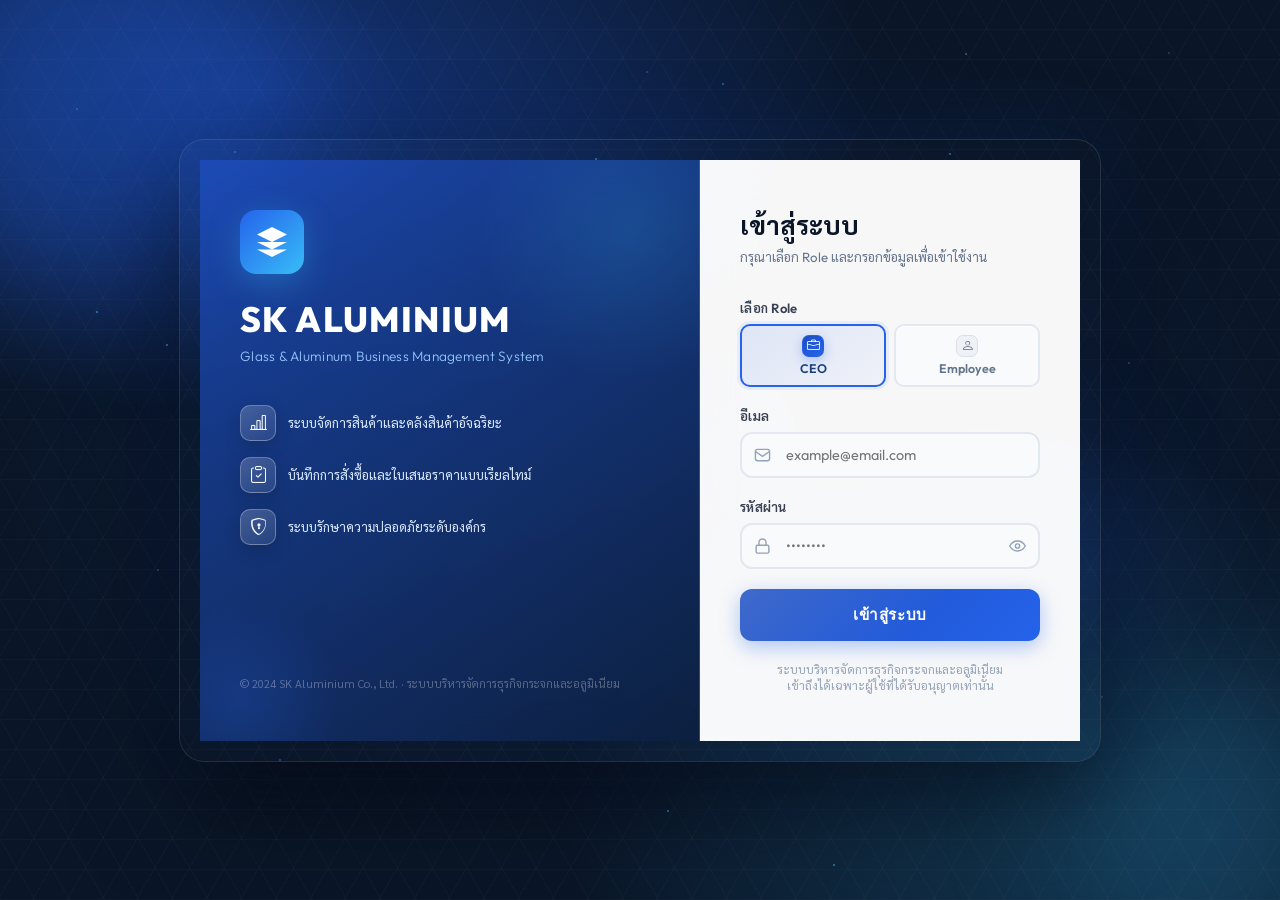
<file: index.html>
<!DOCTYPE html>
<html lang="th">
<head>
<meta charset="UTF-8">
<meta name="viewport" content="width=device-width, initial-scale=1.0">
<title>SK Aluminium - Login</title>
<link href="https://fonts.googleapis.com/css2?family=Outfit:wght@300;400;500;600;700;800&family=Sarabun:wght@300;400;500;600&display=swap" rel="stylesheet">
<link rel="stylesheet" href="https://cdn.jsdelivr.net/npm/bootstrap-icons@1.11.3/font/bootstrap-icons.min.css">
<style>
  :root {
    --blue-900: #0a1628;
    --blue-800: #0d2040;
    --blue-700: #0f2d5a;
    --blue-600: #1a3f7a;
    --blue-500: #1e4fc2;
    --blue-400: #2563eb;
    --blue-300: #3b82f6;
    --blue-200: #93c5fd;
    --blue-100: #dbeafe;
    --accent: #38bdf8;
    --accent-glow: rgba(56, 189, 248, 0.4);
    --white: #ffffff;
    --glass: rgba(255,255,255,0.06);
    --glass-border: rgba(255,255,255,0.12);
  }

  *, *::before, *::after { margin: 0; padding: 0; box-sizing: border-box; }

  body {
    font-family: 'Outfit', 'Sarabun', sans-serif;
    background: var(--blue-900);
    min-height: 100vh;
    display: flex;
    align-items: center;
    justify-content: center;
    overflow: hidden;
    position: relative;
  }

  /* ── Animated background ── */
  .bg-scene {
    position: fixed;
    inset: 0;
    z-index: 0;
    pointer-events: none;
  }

  /* Gradient mesh */
  .bg-scene::before {
    content: '';
    position: absolute;
    inset: 0;
    background:
      radial-gradient(ellipse 80% 60% at 20% 10%, rgba(30,79,194,0.55) 0%, transparent 60%),
      radial-gradient(ellipse 60% 70% at 80% 90%, rgba(56,189,248,0.18) 0%, transparent 60%),
      radial-gradient(ellipse 50% 50% at 50% 50%, rgba(13,32,64,0.9) 0%, var(--blue-900) 100%);
  }

  /* Floating hexagonal grid */
  .hex-grid {
    position: absolute;
    inset: 0;
    background-image:
      repeating-linear-gradient(
        60deg,
        rgba(255,255,255,0.025) 0px,
        rgba(255,255,255,0.025) 1px,
        transparent 1px,
        transparent 30px
      ),
      repeating-linear-gradient(
        -60deg,
        rgba(255,255,255,0.025) 0px,
        rgba(255,255,255,0.025) 1px,
        transparent 1px,
        transparent 30px
      ),
      repeating-linear-gradient(
        0deg,
        rgba(255,255,255,0.02) 0px,
        rgba(255,255,255,0.02) 1px,
        transparent 1px,
        transparent 30px
      );
    animation: gridShift 20s linear infinite;
  }

  @keyframes gridShift {
    0%   { transform: translateY(0); }
    100% { transform: translateY(30px); }
  }

  /* Glowing orbs */
  .orb {
    position: absolute;
    border-radius: 50%;
    filter: blur(60px);
    animation: orbFloat 8s ease-in-out infinite;
  }
  .orb-1 {
    width: 400px; height: 400px;
    background: rgba(37,99,235,0.3);
    top: -100px; left: -100px;
    animation-delay: 0s;
  }
  .orb-2 {
    width: 300px; height: 300px;
    background: rgba(56,189,248,0.15);
    bottom: -80px; right: -80px;
    animation-delay: -3s;
  }
  .orb-3 {
    width: 200px; height: 200px;
    background: rgba(30,79,194,0.2);
    top: 50%; right: 10%;
    animation-delay: -5s;
  }

  @keyframes orbFloat {
    0%, 100% { transform: translate(0, 0) scale(1); }
    33%       { transform: translate(20px, -20px) scale(1.05); }
    66%       { transform: translate(-15px, 10px) scale(0.97); }
  }

  /* Particle dots */
  .particles {
    position: absolute;
    inset: 0;
  }
  .particle {
    position: absolute;
    width: 2px; height: 2px;
    background: var(--accent);
    border-radius: 50%;
    opacity: 0;
    animation: particleFade 6s ease-in-out infinite;
  }

  @keyframes particleFade {
    0%   { opacity: 0; transform: translateY(0) scale(0); }
    20%  { opacity: 0.6; transform: translateY(-20px) scale(1); }
    80%  { opacity: 0.3; transform: translateY(-80px) scale(0.8); }
    100% { opacity: 0; transform: translateY(-120px) scale(0); }
  }

  /* ── Left panel branding ── */
  .page-wrap {
    position: relative;
    z-index: 10;
    width: 100%;
    max-width: 920px;
    padding: 20px;
    display: flex;
    gap: 0;
    min-height: 580px;
    border-radius: 24px;
    overflow: hidden;
    box-shadow:
      0 0 0 1px var(--glass-border),
      0 40px 100px rgba(0,0,0,0.6),
      0 0 80px rgba(37,99,235,0.15);
    animation: cardIn 0.8s cubic-bezier(0.16, 1, 0.3, 1) both;
  }

  @keyframes cardIn {
    from { opacity: 0; transform: translateY(40px) scale(0.97); }
    to   { opacity: 1; transform: translateY(0) scale(1); }
  }

  /* Branding side */
  .brand-side {
    flex: 1;
    background: linear-gradient(145deg, rgba(30,79,194,0.8), rgba(13,32,64,0.95));
    backdrop-filter: blur(20px);
    border-right: 1px solid var(--glass-border);
    padding: 50px 40px;
    display: flex;
    flex-direction: column;
    justify-content: center;
    position: relative;
    overflow: hidden;
  }

  .brand-side::before {
    content: '';
    position: absolute;
    width: 300px; height: 300px;
    background: radial-gradient(circle, rgba(56,189,248,0.15) 0%, transparent 70%);
    top: -80px; right: -80px;
    border-radius: 50%;
  }

  .brand-side::after {
    content: '';
    position: absolute;
    width: 200px; height: 200px;
    background: radial-gradient(circle, rgba(37,99,235,0.2) 0%, transparent 70%);
    bottom: -60px; left: -60px;
    border-radius: 50%;
  }

  .logo-mark {
    width: 64px; height: 64px;
    background: linear-gradient(135deg, var(--blue-400), var(--accent));
    border-radius: 16px;
    display: flex; align-items: center; justify-content: center;
    margin-bottom: 28px;
    position: relative;
    box-shadow: 0 8px 32px rgba(56,189,248,0.3);
    animation: logoPulse 3s ease-in-out infinite;
  }

  @keyframes logoPulse {
    0%, 100% { box-shadow: 0 8px 32px rgba(56,189,248,0.3); }
    50%       { box-shadow: 0 8px 48px rgba(56,189,248,0.55); }
  }

  .logo-mark svg {
    width: 36px; height: 36px;
    fill: var(--white);
  }

  .brand-name {
    font-size: 2.2rem;
    font-weight: 800;
    color: var(--white);
    letter-spacing: 0.04em;
    line-height: 1;
    margin-bottom: 10px;
  }

  .brand-sub {
    font-size: 0.85rem;
    color: var(--blue-200);
    font-weight: 300;
    letter-spacing: 0.02em;
    margin-bottom: 40px;
  }

  .brand-features {
    display: flex;
    flex-direction: column;
    gap: 16px;
    position: relative;
    z-index: 1;
  }

  .feature-item {
    display: flex;
    align-items: center;
    gap: 12px;
    animation: featureSlide 0.6s cubic-bezier(0.16,1,0.3,1) both;
  }

  .feature-item:nth-child(1) { animation-delay: 0.3s; }
  .feature-item:nth-child(2) { animation-delay: 0.45s; }
  .feature-item:nth-child(3) { animation-delay: 0.6s; }

  @keyframes featureSlide {
    from { opacity: 0; transform: translateX(-20px); }
    to   { opacity: 1; transform: translateX(0); }
  }

  .feature-icon {
    width: 36px; height: 36px;
    background: linear-gradient(145deg, rgba(255,255,255,0.2), rgba(255,255,255,0.08));
    border: 1px solid rgba(255,255,255,0.28);
    border-radius: 10px;
    display: flex; align-items: center; justify-content: center;
    flex-shrink: 0;
    font-size: 16px;
    color: #f8fbff;
    box-shadow: 0 6px 16px rgba(10, 22, 40, 0.22);
  }

  .feature-icon i {
    font-size: 17px;
    line-height: 1;
  }

  .feature-text {
    font-size: 0.82rem;
    color: var(--blue-100);
    font-weight: 400;
  }

  .brand-footer {
    margin-top: auto;
    padding-top: 40px;
    font-size: 0.72rem;
    color: rgba(255,255,255,0.3);
    font-family: 'Sarabun', sans-serif;
    position: relative;
    z-index: 1;
  }

  /* ── Login form side ── */
  .form-side {
    width: 380px;
    flex-shrink: 0;
    background: rgba(255,255,255,0.97);
    backdrop-filter: blur(20px);
    padding: 48px 40px;
    display: flex;
    flex-direction: column;
    justify-content: center;
  }

  .form-title {
    font-size: 1.6rem;
    font-weight: 700;
    color: var(--blue-900);
    margin-bottom: 6px;
  }

  .form-subtitle {
    font-size: 0.83rem;
    color: #64748b;
    margin-bottom: 34px;
    font-weight: 400;
  }

  /* Error banner */
  .error-banner {
    display: none;
    background: linear-gradient(135deg, #fef2f2 0%, #fde8e8 100%);
    border: 1.5px solid #fc8181;
    border-radius: 12px;
    padding: 14px 16px;
    margin-bottom: 20px;
    font-size: 0.9rem;
    color: #c41e3a;
    font-weight: 500;
    line-height: 1.5;
    animation: slideDown 0.3s ease-out, shake 0.4s ease 0.1s;
    box-shadow: 0 4px 12px rgba(220, 38, 38, 0.12);
  }

  @keyframes slideDown {
    from {
      opacity: 0;
      transform: translateY(-10px);
    }
    to {
      opacity: 1;
      transform: translateY(0);
    }
  }

  @keyframes shake {
    0%, 100% { transform: translateX(0); }
    25%       { transform: translateX(-4px); }
    75%       { transform: translateX(4px); }
  }

  /* Field groups */
  .field {
    margin-bottom: 20px;
  }

  .field label {
    display: block;
    font-size: 0.82rem;
    font-weight: 600;
    color: #374151;
    margin-bottom: 8px;
    letter-spacing: 0.02em;
  }

  .input-wrap {
    position: relative;
  }

  .input-icon {
    position: absolute;
    left: 14px;
    top: 50%;
    transform: translateY(-50%);
    color: #94a3b8;
    display: flex;
    align-items: center;
    pointer-events: none;
    transition: color 0.2s;
  }

  .input-icon svg { width: 17px; height: 17px; }

  .field input,
  .field select {
    width: 100%;
    padding: 12px 44px 12px 44px;
    border: 2px solid #e2e8f0;
    border-radius: 12px;
    font-family: 'Outfit', 'Sarabun', sans-serif;
    font-size: 0.9rem;
    color: #1e293b;
    background: #f8fafc;
    transition: all 0.25s ease;
    outline: none;
    -webkit-appearance: none;
    appearance: none;
  }

  .field select {
    cursor: pointer;
    background-image: url("data:image/svg+xml,%3Csvg xmlns='http://www.w3.org/2000/svg' width='16' height='16' viewBox='0 0 24 24' fill='none' stroke='%2394a3b8' stroke-width='2'%3E%3Cpath d='M6 9l6 6 6-6'/%3E%3C/svg%3E");
    background-repeat: no-repeat;
    background-position: right 14px center;
  }

  .field input:focus,
  .field select:focus {
    border-color: var(--blue-400);
    background: #ffffff;
    box-shadow: 0 0 0 4px rgba(37,99,235,0.1);
  }

  .field input:focus ~ .input-icon,
  .input-wrap:focus-within .input-icon {
    color: var(--blue-400);
  }

  /* Toggle password */
  .toggle-pw {
    position: absolute;
    right: 14px;
    top: 50%;
    transform: translateY(-50%);
    background: none;
    border: none;
    color: #94a3b8;
    cursor: pointer;
    display: flex;
    align-items: center;
    padding: 0;
    transition: color 0.2s;
  }
  .toggle-pw:hover { color: var(--blue-400); }
  .toggle-pw svg { width: 17px; height: 17px; }

  /* Login button */
  .btn-login {
    width: 100%;
    padding: 14px;
    background: linear-gradient(135deg, var(--blue-500) 0%, var(--blue-400) 100%);
    color: white;
    border: none;
    border-radius: 12px;
    font-family: 'Outfit', sans-serif;
    font-size: 0.95rem;
    font-weight: 600;
    letter-spacing: 0.04em;
    cursor: pointer;
    position: relative;
    overflow: hidden;
    transition: all 0.3s ease;
    box-shadow: 0 6px 20px rgba(37,99,235,0.35);
  }

  .btn-login::before {
    content: '';
    position: absolute;
    inset: 0;
    background: linear-gradient(135deg, rgba(255,255,255,0.15) 0%, transparent 60%);
    pointer-events: none;
  }

  /* Ripple */
  .btn-login::after {
    content: '';
    position: absolute;
    width: 0; height: 0;
    background: rgba(255,255,255,0.3);
    border-radius: 50%;
    top: 50%; left: 50%;
    transform: translate(-50%, -50%);
    transition: width 0.5s ease, height 0.5s ease, opacity 0.5s ease;
    opacity: 0;
  }

  .btn-login:active::after {
    width: 300px; height: 300px;
    opacity: 0;
    transition: 0s;
  }

  .btn-login:hover {
    transform: translateY(-2px);
    box-shadow: 0 10px 30px rgba(37,99,235,0.45);
  }

  .btn-login:active { transform: translateY(0); }

  /* Loading state */
  .btn-login.loading .btn-text { display: none; }
  .btn-login .spinner {
    display: none;
    width: 20px; height: 20px;
    border: 2.5px solid rgba(255,255,255,0.3);
    border-top-color: white;
    border-radius: 50%;
    animation: spin 0.7s linear infinite;
    margin: 0 auto;
  }
  .btn-login.loading .spinner { display: block; }

  @keyframes spin {
    to { transform: rotate(360deg); }
  }

  /* Role badges */
  .role-badges {
    display: flex;
    gap: 8px;
    margin-bottom: 6px;
  }

  .role-badge {
    flex: 1;
    padding: 9px;
    border: 2px solid #e2e8f0;
    border-radius: 10px;
    text-align: center;
    cursor: pointer;
    font-size: 0.78rem;
    font-weight: 600;
    color: #64748b;
    background: #f8fafc;
    transition: all 0.2s;
    display: flex;
    flex-direction: column;
    align-items: center;
    gap: 4px;
    box-shadow: inset 0 1px 0 rgba(255,255,255,0.8);
  }

  .role-badge .icon {
    width: 22px;
    height: 22px;
    border-radius: 7px;
    display: inline-flex;
    align-items: center;
    justify-content: center;
    color: #64748b;
    background: #eef2f7;
    border: 1px solid #d8e0ec;
  }

  .role-badge .icon i {
    font-size: 13px;
    line-height: 1;
  }

  .role-badge.active {
    border-color: var(--blue-400);
    background: linear-gradient(145deg, rgba(37,99,235,0.12), rgba(37,99,235,0.04));
    color: var(--blue-600);
    box-shadow: 0 0 0 3px rgba(37,99,235,0.08);
  }

  .role-badge.active .icon {
    color: #ffffff;
    background: linear-gradient(145deg, var(--blue-500), var(--blue-400));
    border-color: rgba(37, 99, 235, 0.55);
    box-shadow: 0 4px 12px rgba(37, 99, 235, 0.3);
  }

  /* Divider */
  .divider {
    display: flex;
    align-items: center;
    gap: 12px;
    margin: 20px 0;
  }

  .divider::before, .divider::after {
    content: '';
    flex: 1;
    height: 1px;
    background: #e2e8f0;
  }

  .divider span {
    font-size: 0.75rem;
    color: #94a3b8;
    white-space: nowrap;
  }

  /* Footer */
  .form-footer {
    margin-top: 20px;
    text-align: center;
    font-size: 0.75rem;
    color: #94a3b8;
    font-family: 'Sarabun', sans-serif;
  }

  /* ── Responsive ── */
  @media (max-width: 700px) {
    .brand-side { display: none; }
    .page-wrap { max-width: 440px; border-radius: 20px; }
    .form-side { width: 100%; padding: 40px 28px; }
  }
</style>
</head>
<body>

<!-- Background scene -->
<div class="bg-scene">
  <div class="hex-grid"></div>
  <div class="orb orb-1"></div>
  <div class="orb orb-2"></div>
  <div class="orb orb-3"></div>
  <div class="particles" id="particles"></div>
</div>

<!-- Main card -->
<div class="page-wrap">

  <!-- Left: Branding -->
  <div class="brand-side">
    <div class="logo-mark">
      <svg viewBox="0 0 24 24" xmlns="http://www.w3.org/2000/svg">
        <path d="M12 2L2 7l10 5 10-5-10-5zM2 17l10 5 10-5M2 12l10 5 10-5"/>
      </svg>
    </div>
    <div class="brand-name">SK ALUMINIUM</div>
    <div class="brand-sub">Glass &amp; Aluminum Business Management System</div>

    <div class="brand-features">
      <div class="feature-item">
        <div class="feature-icon"><i class="bi bi-bar-chart-line" aria-hidden="true"></i></div>
        <div class="feature-text">ระบบจัดการสินค้าและคลังสินค้าอัจฉริยะ</div>
      </div>
      <div class="feature-item">
        <div class="feature-icon"><i class="bi bi-clipboard-check" aria-hidden="true"></i></div>
        <div class="feature-text">บันทึกการสั่งซื้อและใบเสนอราคาแบบเรียลไทม์</div>
      </div>
      <div class="feature-item">
        <div class="feature-icon"><i class="bi bi-shield-lock" aria-hidden="true"></i></div>
        <div class="feature-text">ระบบรักษาความปลอดภัยระดับองค์กร</div>
      </div>
    </div>

    <div class="brand-footer">© 2024 SK Aluminium Co., Ltd. · ระบบบริหารจัดการธุรกิจกระจกและอลูมิเนียม</div>
  </div>

  <!-- Right: Form -->
  <div class="form-side">
    <div class="form-title">เข้าสู่ระบบ</div>
    <div class="form-subtitle">กรุณาเลือก Role และกรอกข้อมูลเพื่อเข้าใช้งาน</div>

    <!-- Error -->
    <div class="error-banner" id="errorBanner">
      Login failed. Please check your email, password, and role.
    </div>

    <!-- ✅ ใช้ <form id="loginForm"> เพื่อให้ main.js หาเจอและ addEventListener('submit') ทำงานได้ -->
    <form id="loginForm">

      <!-- Role selector (visual badges) + hidden select id="role" ที่ main.js อ่านค่า -->
      <div class="field">
        <label>เลือก Role</label>
        <div class="role-badges">
          <div class="role-badge active" data-role="CEO" onclick="selectRole(this)">
            <span class="icon" aria-hidden="true"><i class="bi bi-briefcase"></i></span>
            CEO
          </div>
          <div class="role-badge" data-role="EMPLOYEE" onclick="selectRole(this)">
            <span class="icon" aria-hidden="true"><i class="bi bi-person"></i></span>
            Employee
          </div>
        </div>
        <!-- id="role" ตรงกับที่ main.js ใช้: document.getElementById('role').value -->
        <select id="role" name="role" required style="display:none">
          <option value="">Select Role</option>
          <option value="CEO" selected>CEO</option>
          <option value="EMPLOYEE">Employee</option>
        </select>
      </div>

      <!-- Email -->
      <div class="field">
        <label>อีเมล</label>
        <div class="input-wrap">
          <span class="input-icon">
            <svg viewBox="0 0 24 24" fill="none" stroke="currentColor" stroke-width="2">
              <rect x="2" y="4" width="20" height="16" rx="3"/>
              <path d="M2 7l10 7 10-7"/>
            </svg>
          </span>
          <input type="email" id="email" name="email" placeholder="example@email.com" autocomplete="email" required>
        </div>
      </div>

      <!-- Password -->
      <div class="field">
        <label>รหัสผ่าน</label>
        <div class="input-wrap">
          <span class="input-icon">
            <svg viewBox="0 0 24 24" fill="none" stroke="currentColor" stroke-width="2">
              <rect x="3" y="11" width="18" height="11" rx="2"/>
              <path d="M7 11V7a5 5 0 0110 0v4"/>
            </svg>
          </span>
          <input type="password" id="password" name="password" placeholder="••••••••" autocomplete="current-password" required>
          <button class="toggle-pw" type="button" onclick="togglePw()" id="toggleBtn">
            <svg id="eyeIcon" viewBox="0 0 24 24" fill="none" stroke="currentColor" stroke-width="2">
              <path d="M1 12s4-7 11-7 11 7 11 7-4 7-11 7S1 12 1 12z"/>
              <circle cx="12" cy="12" r="3"/>
            </svg>
          </button>
        </div>
      </div>

      <!-- ✅ type="submit" เพื่อให้ form submit event ยิงได้ตามที่ main.js รอ -->
      <button class="btn-login" type="submit" id="loginBtn">
        <span class="btn-text">เข้าสู่ระบบ</span>
        <div class="spinner"></div>
      </button>

      <div class="form-footer">
        ระบบบริหารจัดการธุรกิจกระจกและอลูมิเนียม<br>
        เข้าถึงได้เฉพาะผู้ใช้ที่ได้รับอนุญาตเท่านั้น
      </div>

    </form>
  </div>

</div>

<script>
  /* ── Floating particles ── */
  const container = document.getElementById('particles');
  for (let i = 0; i < 30; i++) {
    const p = document.createElement('div');
    p.className = 'particle';
    p.style.cssText = `
      left: ${Math.random() * 100}%;
      top: ${Math.random() * 100}%;
      animation-delay: ${Math.random() * 6}s;
      animation-duration: ${4 + Math.random() * 5}s;
      opacity: ${0.3 + Math.random() * 0.5};
    `;
    container.appendChild(p);
  }

  /* ── Role selector ── */
  /* ✅ sync ค่าเข้า <select id="role"> ที่ main.js อ่านผ่าน document.getElementById('role').value */
  function selectRole(el) {
    document.querySelectorAll('.role-badge').forEach(b => b.classList.remove('active'));
    el.classList.add('active');
    const roleSelect = document.getElementById('role');
    roleSelect.value = el.dataset.role;
  }

  /* ── Toggle password ── */
  let pwVisible = false;
  function togglePw() {
    pwVisible = !pwVisible;
    const input = document.getElementById('password');
    input.type = pwVisible ? 'text' : 'password';
    document.getElementById('eyeIcon').innerHTML = pwVisible
      ? `<path d="M17.94 17.94A10.07 10.07 0 0112 20c-7 0-11-8-11-8a18.45 18.45 0 015.06-5.94M9.9 4.24A9.12 9.12 0 0112 4c7 0 11 8 11 8a18.5 18.5 0 01-2.16 3.19m-6.72-1.07a3 3 0 11-4.24-4.24"/><line x1="1" y1="1" x2="23" y2="23"/>`
      : `<path d="M1 12s4-7 11-7 11 7 11 7-4 7-11 7S1 12 1 12z"/><circle cx="12" cy="12" r="3"/>`;
  }

</script>

<script src="js/api.js"></script>
<script src="js/main.js"></script>
</body>
</html>
</file>
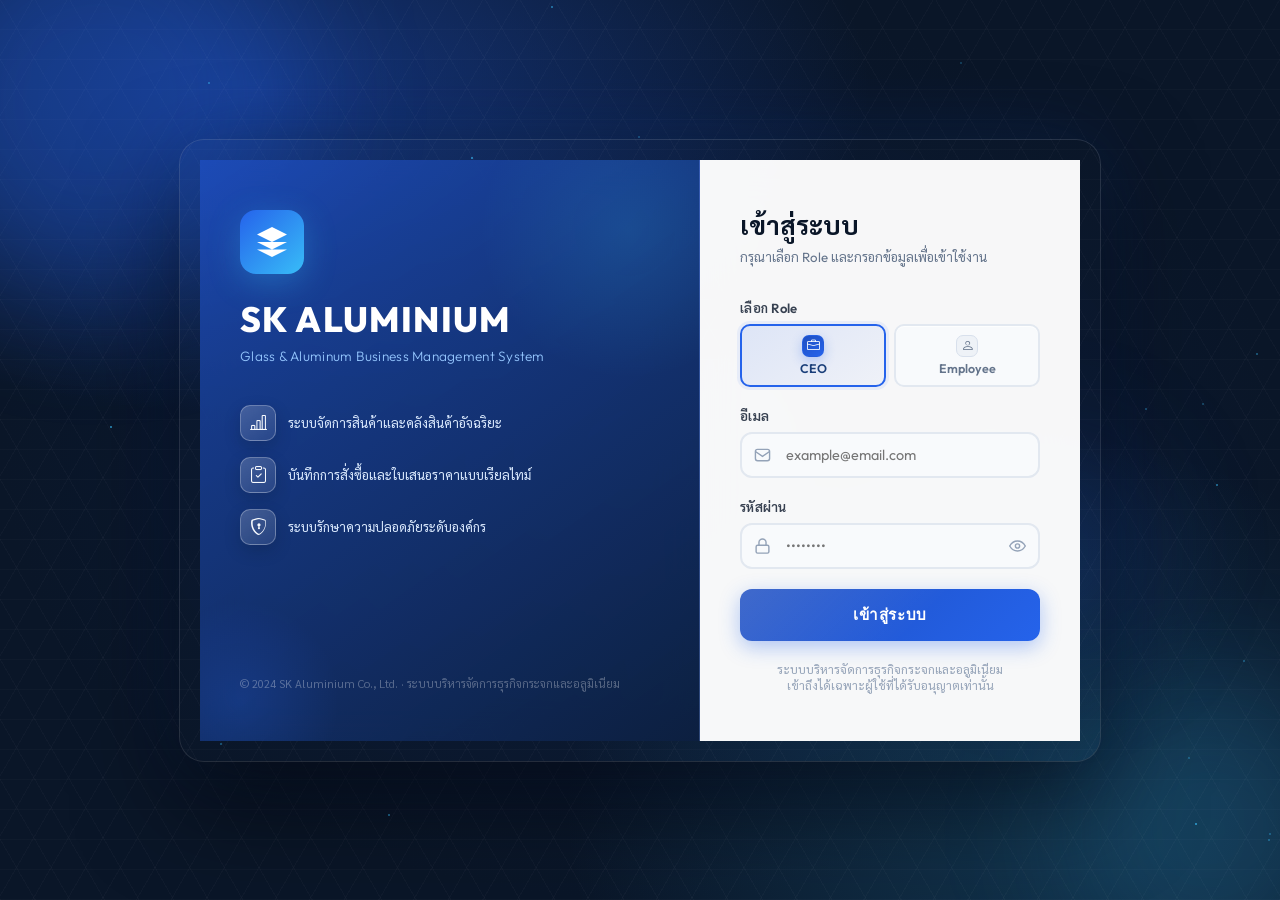
<file: dashboard.html>
<!DOCTYPE html>
<html lang="en">
<head>
    <meta charset="UTF-8">
    <meta name="viewport" content="width=device-width, initial-scale=1.0">
    <title>SK Aluminium - Dashboard</title>
    <link rel="stylesheet" href="css/style.css">
    <link rel="stylesheet" href="https://cdn.jsdelivr.net/npm/bootstrap-icons@1.11.3/font/bootstrap-icons.min.css">
</head>
<body class="dashboard-page">
    <!-- Sidebar -->
    <aside class="sidebar">
        <div class="sidebar-header">
            <h2>SK ALUMINIUM</h2>
            <p id="userRole" class="role-box">
                <img src="images/ceo-icon.png" alt="CEO Icon" class="role-icon">
                <span>CEO</span>
            </p>
        </div>
        
        <nav class="sidebar-nav">
            <a href="dashboard.html" class="nav-item active">
                <span class="icon"><i class="bi bi-speedometer2" aria-hidden="true"></i></span>
                <span>Dashboard</span>
            </a>
            <a href="inventory.html" class="nav-item">
                <span class="icon"><i class="bi bi-box-seam" aria-hidden="true"></i></span>
                <span>Inventory</span>
            </a>
            <a href="projects.html" class="nav-item">
                <span class="icon"><i class="bi bi-building" aria-hidden="true"></i></span>
                <span>Projects</span>
            </a>
            <a href="quotation.html" class="nav-item">
                <span class="icon"><i class="bi bi-file-earmark-text" aria-hidden="true"></i></span>
                <span>Quotation</span>
            </a>
            <a href="customers.html" class="nav-item ceo-only">
                <span class="icon"><i class="bi bi-people" aria-hidden="true"></i></span>
                <span>Customers</span>
            </a>
            <a href="attendance.html" class="nav-item">
                <span class="icon"><i class="bi bi-clock-history" aria-hidden="true"></i></span>
                <span>Attendance</span>
            </a>
            <a href="media.html" class="nav-item">
                <span class="icon"><i class="bi bi-images" aria-hidden="true"></i></span>
                <span>Media</span>
            </a>
            <a href="reports.html" class="nav-item ceo-only">
                <span class="icon"><i class="bi bi-graph-up-arrow" aria-hidden="true"></i></span>
                <span>Reports</span>
            </a>
        </nav>
        
        <div class="sidebar-footer">
            <button id="logoutBtn" class="btn-logout">Logout</button>
        </div>
    </aside>
    
    <!-- Main Content -->
    <main class="main-content">
        <!-- Header -->
        <header class="main-header">
            <h1>SK ALUMINIUM</h1>
            <div class="header-info">
                <span id="currentDate">2004-2026</span>
            </div>
        </header>
        
        <!-- Announcement Banner -->
        <div id="siteAnnouncementBanner" class="announcement-banner" style="display:none;">
            <div class="announcement-wrapper">
                <div class="announcement-icon">📢</div>
                <div class="announcement-text-box">
                    <div class="announcement-title">📣 Important Announcement</div>
                    <div class="announcement-content"></div>
                    <div class="announcement-meta">
                        <span class="announcement-date"></span>
                        <span class="announcement-divider">•</span>
                        <span class="announcement-view-count"><i class="bi bi-people-fill" aria-hidden="true"></i> Staff Notified</span>
                    </div>
                </div>
            </div>
        </div>
        
        <!-- Hero Section -->
        <section class="hero-section">
            <div class="hero-content">
                <h2>Vision & Mission</h2>
                <p>Commitment to Quality, Reliability, Sustainable Growth Together</p>
            </div>
        </section>
        
        <!-- Stats Section -->
        <section class="stats-section">
            <div class="stat-card">
                <h3>25+</h3>
                <p>Years of Excellence</p>
            </div>
            <div class="stat-card highlight">
                <h3>5K+</h3>
                <p>Trusted Customers</p>
            </div>
            <div class="stat-card">
                <h3>10+</h3>
                <p>Professionals</p>
            </div>
            <div class="stat-card">
                <h3>33+</h3>
                <p>Projects Delivered</p>
            </div>
        </section>
        
        <!-- Gallery Section -->
        <section class="gallery-section">
            <div class="gallery-grid">
                
                <div class="gallery-item">
                    <img src="https://www.tm-aluwindow.com/wp-content/uploads/2022/10/thaimetal-product-slide-00008.jpg.webp" alt="Project 1">
                </div>
                <div class="gallery-item">
                    <img src="https://www.tm-aluwindow.com/wp-content/uploads/2022/10/thaimetal-product-slide-00030.jpg.webp" alt="Project 2">
                </div>
                <div class="gallery-item">
                    <img src="https://www.tm-aluwindow.com/wp-content/uploads/2022/11/%E0%B8%9B%E0%B8%A3%E0%B8%B0%E0%B8%95%E0%B8%B9%E0%B8%9A%E0%B8%B2%E0%B8%99%E0%B9%80%E0%B8%A5%E0%B8%B7%E0%B9%88%E0%B8%AD%E0%B8%99-%E0%B8%95%E0%B8%B4%E0%B8%94%E0%B8%95%E0%B8%B1%E0%B9%89%E0%B8%87%E0%B8%A0%E0%B8%B2%E0%B8%A2%E0%B8%99%E0%B8%AD%E0%B8%81-%E0%B8%A3%E0%B8%B0%E0%B8%9A%E0%B8%9A%E0%B8%8A%E0%B8%B8%E0%B8%94%E0%B8%9E%E0%B8%B1%E0%B8%92%E0%B8%99%E0%B8%B2-X-Series-%E0%B8%A3%E0%B8%B8%E0%B9%88%E0%B8%99-X20-2.jpg.webp" alt="Project 3">
                </div>
                <div class="gallery-item">
                    <img src="https://www.ศรชัยอลูมิเนียม.com/wp-content/uploads/2023/10/%E0%B8%87%E0%B8%B2%E0%B8%99%E0%B8%95%E0%B8%B4%E0%B8%94%E0%B8%95%E0%B8%B1%E0%B9%89%E0%B8%87%E0%B8%8A%E0%B8%B8%E0%B8%94%E0%B8%9B%E0%B8%A3%E0%B8%B0%E0%B8%95%E0%B8%B9%E0%B8%9A%E0%B8%B2%E0%B8%99%E0%B9%80%E0%B8%A5%E0%B8%B7%E0%B9%88%E0%B8%AD%E0%B8%99%E0%B8%AD%E0%B8%A5%E0%B8%B9%E0%B8%A1%E0%B8%B4%E0%B9%80%E0%B8%99%E0%B8%B5%E0%B8%A2%E0%B8%A1%E0%B8%9A%E0%B8%B2%E0%B8%99%E0%B9%82%E0%B8%84%E0%B9%89%E0%B8%87-3.jpg" alt="Project 4">
                </div>
            </div>
        </section>
        
        <!-- Policies Section -->
        <section class="policies-section">
            <h2>Company Policies & Regulations</h2>
            <p>A comprehensive set of standards that guide our organization's operations</p>
            
            <div class="policies-grid">
                <div class="policy-card">
                    <div class="policy-icon"><i class="bi bi-journal-text" aria-hidden="true"></i></div>
                    <h3>Employee Handbook & Various Benefits</h3>
                    <p>An employee handbook outlining company policies, job responsibilities, and employee benefits.</p>
                </div>
                
                <div class="policy-card">
                    <div class="policy-icon"><i class="bi bi-shield-check" aria-hidden="true"></i></div>
                    <h3>Code of Conduct & Business Ethics</h3>
                    <p>Defines ethical behavior, integrity, transparency, and legal professional standards.</p>
                </div>
                
                <div class="policy-card">
                    <div class="policy-icon"><i class="bi bi-shield-lock" aria-hidden="true"></i></div>
                    <h3>IT Security Policy & Data Governance</h3>
                    <p>Defines the organization's IT security policies, rules for data encryption, and network security.</p>
                </div>
                
                <div class="policy-card">
                    <div class="policy-icon"><i class="bi bi-cash-stack" aria-hidden="true"></i></div>
                    <h3>Expense Reimbursement & Budgeting</h3>
                    <p>Guidelines for financial and accurate expense claims, submitting claims, and approval procedures.</p>
                </div>
            </div>
        </section>
        
        <!-- Questions Section -->
        <section class="questions-section">
            <!-- Announcement Editor (CEO only)หห -->
            <div class="question-box ceo-only-field announcement-editor" style="margin-top:16px;">
                <h3>📣 Write Announcement </h3>
                <textarea id="announcementText" rows="3" style="width:100%;" placeholder="Type your announcement..."></textarea>
                <div class="announcement-schedule-row">
                    <div class="schedule-input-group">
                        <label for="announcementStartAt">เริ่มประกาศ</label>
                        <input type="datetime-local" id="announcementStartAt">
                    </div>
                    <div class="schedule-input-group">
                        <label for="announcementEndAt">สิ้นสุดประกาศ</label>
                        <input type="datetime-local" id="announcementEndAt">
                    </div>
                </div>
                <div class="announcement-time-controls">
                    <button type="button" id="decreaseAnnouncementHoursBtn" class="btn-secondary">-1 ชั่วโมง</button>
                    <button type="button" id="increaseAnnouncementHoursBtn" class="btn-secondary">+1 ชั่วโมง</button>
                    <button type="button" id="decreaseAnnouncementDaysBtn" class="btn-secondary">-1 วัน</button>
                    <button type="button" id="increaseAnnouncementDaysBtn" class="btn-secondary">+1 วัน</button>
                </div>
                <small class="announcement-schedule-hint">กำหนดช่วงเวลาประกาศได้ไม่เกิน 7 วัน</small>
                <div id="announcementPublishNotice" class="announcement-publish-notice"><i class="bi bi-check-circle-fill" aria-hidden="true"></i> ประกาศสำเร็จ</div>
                <div style="margin-top:8px; display:flex; gap:8px;">
                    <button id="publishAnnouncementBtn" class="btn-action">Publish</button>
                </div>
            </div>
        </section>
    </main>
    
    <script src="js/api.js"></script>
    <script src="js/main.js"></script>
</body> 
</html>
</file>
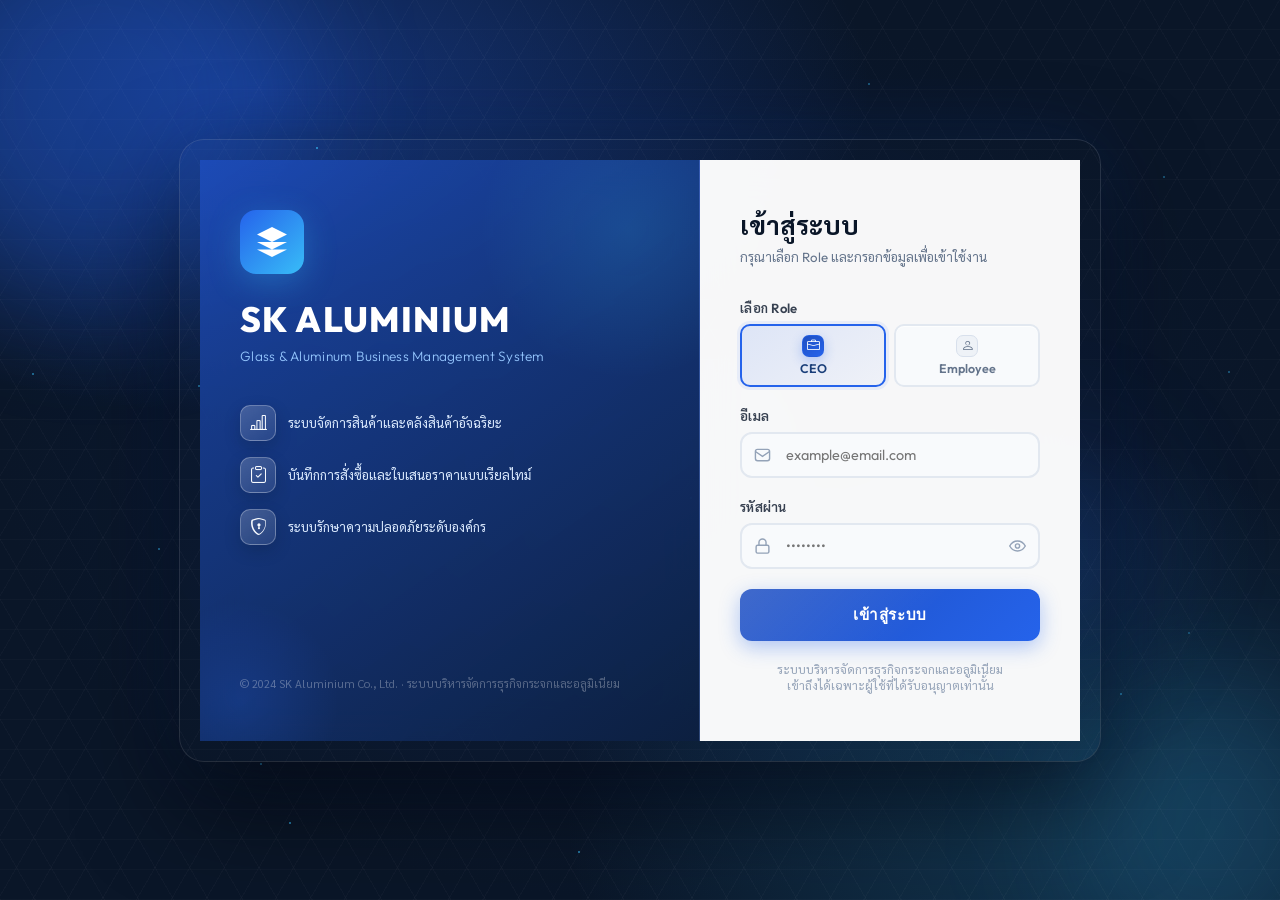
<file: inventory.html>
<!DOCTYPE html>
<html lang="th">
<head>
    <meta charset="UTF-8">
    <meta name="viewport" content="width=device-width, initial-scale=1.0">
    <title>SK Aluminium - Inventory Management</title>
    <link rel="stylesheet" href="css/style.css">
    <link rel="stylesheet" href="https://cdn.jsdelivr.net/npm/bootstrap-icons@1.11.3/font/bootstrap-icons.min.css">
</head>
<body class="dashboard-page">
    <!-- Sidebar -->
    <aside class="sidebar">
        <div class="sidebar-header">
            <h2>SK ALUMINIUM</h2>
            <p id="userRole" class="role-box">
                <img src="images/ceo-icon.png" alt="CEO Icon" class="role-icon">
                <span>CEO</span>
            </p>
        </div>
        
        <nav class="sidebar-nav">
            <a href="dashboard.html" class="nav-item">
                <span class="icon"><i class="bi bi-speedometer2" aria-hidden="true"></i></span>
                <span>Dashboard</span>
            </a>
            <a href="inventory.html" class="nav-item active">
                <span class="icon"><i class="bi bi-box-seam" aria-hidden="true"></i></span>
                <span>Inventory</span>
            </a>
            <a href="projects.html" class="nav-item">
                <span class="icon"><i class="bi bi-building" aria-hidden="true"></i></span>
                <span>Projects</span>
            </a>
            <a href="quotation.html" class="nav-item">
                <span class="icon"><i class="bi bi-file-earmark-text" aria-hidden="true"></i></span>
                <span>Quotation</span>
            </a>
            <a href="customers.html" class="nav-item ceo-only">
                <span class="icon"><i class="bi bi-people" aria-hidden="true"></i></span>
                <span>Customers</span>
            </a>
            <a href="attendance.html" class="nav-item">
                <span class="icon"><i class="bi bi-clock-history" aria-hidden="true"></i></span>
                <span>Attendance</span>
            </a>
            <a href="media.html" class="nav-item">
                <span class="icon"><i class="bi bi-images" aria-hidden="true"></i></span>
                <span>Media</span>
            </a>
            <a href="reports.html" class="nav-item ceo-only">
                <span class="icon"><i class="bi bi-graph-up-arrow" aria-hidden="true"></i></span>
                <span>Reports</span>
            </a>
        </nav>
        
        <div class="sidebar-footer">
            <button id="logoutBtn" class="btn-logout">Logout</button>
        </div>
    </aside>
    
    <!-- Main Content -->
    <main class="main-content">
        <div class="content-header">
            <h1>จัดการคลังวัสดุ</h1>
            <button class="btn-primary" id="addMaterialBtn">เพิ่มวัสดุใหม่</button>
        </div>
        
        <!-- Filter Section -->
        <div class="filter-section">
            <div class="filter-group">
                <input type="text" id="searchMaterial" placeholder="ค้นหารหัสวัสดุ/ชื่อวัสดุ...">
                <select id="filterType">
                    <option value="all">ทั้งหมด</option>
                    <option value="NEW">วัสดุใหม่</option>
                    <option value="SCRAP">เศษวัสดุ</option>
                </select>
                <select id="filterStock">
                    <option value="all">สถานะทั้งหมด</option>
                    <option value="low">วัสดุใกล้หมด</option>
                    <option value="normal">สต็อกปกติ</option>
                </select>
            </div>
        </div>
        
        <!-- Stats Cards -->
        <div class="inventory-stats">
            <div class="stat-card">
                <div class="stat-icon stat-icon-chip stat-icon-primary"><i class="bi bi-box-seam" aria-hidden="true"></i></div>
                <div class="stat-info">
                    <h3>125</h3>
                    <p>วัสดุทั้งหมด</p>
                </div>
            </div>
            <div class="stat-card warning">
                <div class="stat-icon stat-icon-chip stat-icon-warning"><i class="bi bi-exclamation-triangle" aria-hidden="true"></i></div>
                <div class="stat-info">
                    <h3>12</h3>
                    <p>วัสดุใกล้หมด</p>
                </div>
            </div>
            <div class="stat-card success">
                <div class="stat-icon stat-icon-chip stat-icon-success"><i class="bi bi-check2-circle" aria-hidden="true"></i></div>
                <div class="stat-info">
                    <h3>113</h3>
                    <p>สต็อกปกติ</p>
                </div>
            </div>
        </div>
        
        <!-- Inventory Table -->
        <div class="table-container">
            <table class="data-table">
                <thead>
                    <tr>
                        <th>รหัสวัสดุ</th>
                        <th>ชื่อวัสดุ</th>
                        <th>รายละเอียด/ขนาด</th>
                        <th>ประเภท</th>
                        <th>จำนวนคงเหลือ</th>
                        <th>หน่วย</th>
                        <th>ราคา/หน่วย</th>
                        <th>จำนวนขั้นต่ำ</th>
                        <th>สถานะ</th>
                        <th>จัดการ</th>
                    </tr>
                </thead>
                <tbody id="inventoryList">
                </tbody>
            </table>
        </div>
    </main>
    
    <!-- Add Material Modal -->
    <div id="addMaterialModal" class="modal">
        <div class="modal-content">
            <span class="close">&times;</span>
            <h2>เพิ่มวัสดุใหม่</h2>
            <form id="addMaterialForm">
                <div class="form-group">
                    <label>ชื่อวัสดุ</label>
                    <input type="text" id="materialName" required>
                </div>
                <div class="form-group">
                    <label>รายละเอียด/ขนาด</label>
                    <input type="text" id="materialSpecification" placeholder="เช่น 1.2mm x 6m, สีอบขาว">
                </div>
                <div class="form-group">
                    <label>ประเภท</label>
                    <select id="materialType" required>
                        <option value="">เลือกประเภท</option>
                        <option value="NEW">วัสดุใหม่</option>
                        <option value="SCRAP">เศษวัสดุ</option>
                    </select>
                </div>
                <div class="form-row">
                    <div class="form-group">
                        <label>จำนวน</label>
                        <input type="number" id="materialQuantity" required>
                    </div>
                    <div class="form-group">
                        <label>หน่วย</label>
                        <input type="text" id="materialUnit" placeholder="เช่น เส้น, แผ่น">
                    </div>
                </div>
                <div class="form-row">
                    <div class="form-group">
                        <label>ราคา/หน่วย</label>
                        <input type="number" id="materialPrice" required>
                    </div>
                    <div class="form-group">
                        <label>จำนวนขั้นต่ำ</label>
                        <input type="number" id="materialMinimum" required>
                    </div>
                </div>
                <div class="modal-actions">
                    <button type="button" class="btn-secondary" id="cancelAddMaterial">ยกเลิก</button>
                    <button type="submit" class="btn-primary">บันทึก</button>
                </div>
            </form>
        </div>
    </div>
    
    <!-- Stock In/Out Modal -->
    <div id="stockModal" class="modal">
        <div class="modal-content">
            <span class="close">&times;</span>
            <h2 id="stockModalTitle">รับวัสดุเข้า</h2>
            <form id="stockForm">
                <div class="form-group">
                    <label>ชื่อวัสดุ</label>
                    <input type="text" id="stockMaterialName" readonly>
                </div>
                <div class="form-group">
                    <label>จำนวน</label>
                    <input type="number" id="stockQuantity" required>
                </div>
                <div class="form-group" id="stockProjectGroup" style="display: none;">
                    <label>ใช้กับโปรเจกต์</label>
                    <select id="stockProject">
                        <option value="">เลือกโปรเจกต์</option>
                    </select>
                    
                </div>
                <!--ตอนกดปุ่ม รับวัสดุเข้า (in)

                openStockModal(id, 'in') จะสั่งให้
                ซ่อนกล่อง stockProjectGroup (display: none)
                เคลียร์ตัวเลือกโปรเจกต์ทิ้ง
                และ div นั้นกำหนดค่าเริ่มต้นใน HTML เป็น style="display: none;" อยู่แล้ว
                ⇒ ผู้ใช้จะ ไม่เห็นช่องเลือกโปรเจกต์ เวลา “รับเข้า”-->
                
                <div class="form-group">
                    <label>หมายเหตุ</label>
                    <textarea id="stockNote" rows="3"></textarea>
                </div>
                <div class="modal-actions">
                    <button type="button" class="btn-secondary" id="cancelStock">ยกเลิก</button>
                    <button type="submit" class="btn-primary">บันทึก</button>
                </div>
            </form>
        </div>
    </div>
    
    <script src="js/api.js"></script>
    <script src="js/utils/export.js"></script>
    <script src="js/main.js"></script>
    <script src="js/pages/inventory.js"></script>
</body>
</html>
</file>
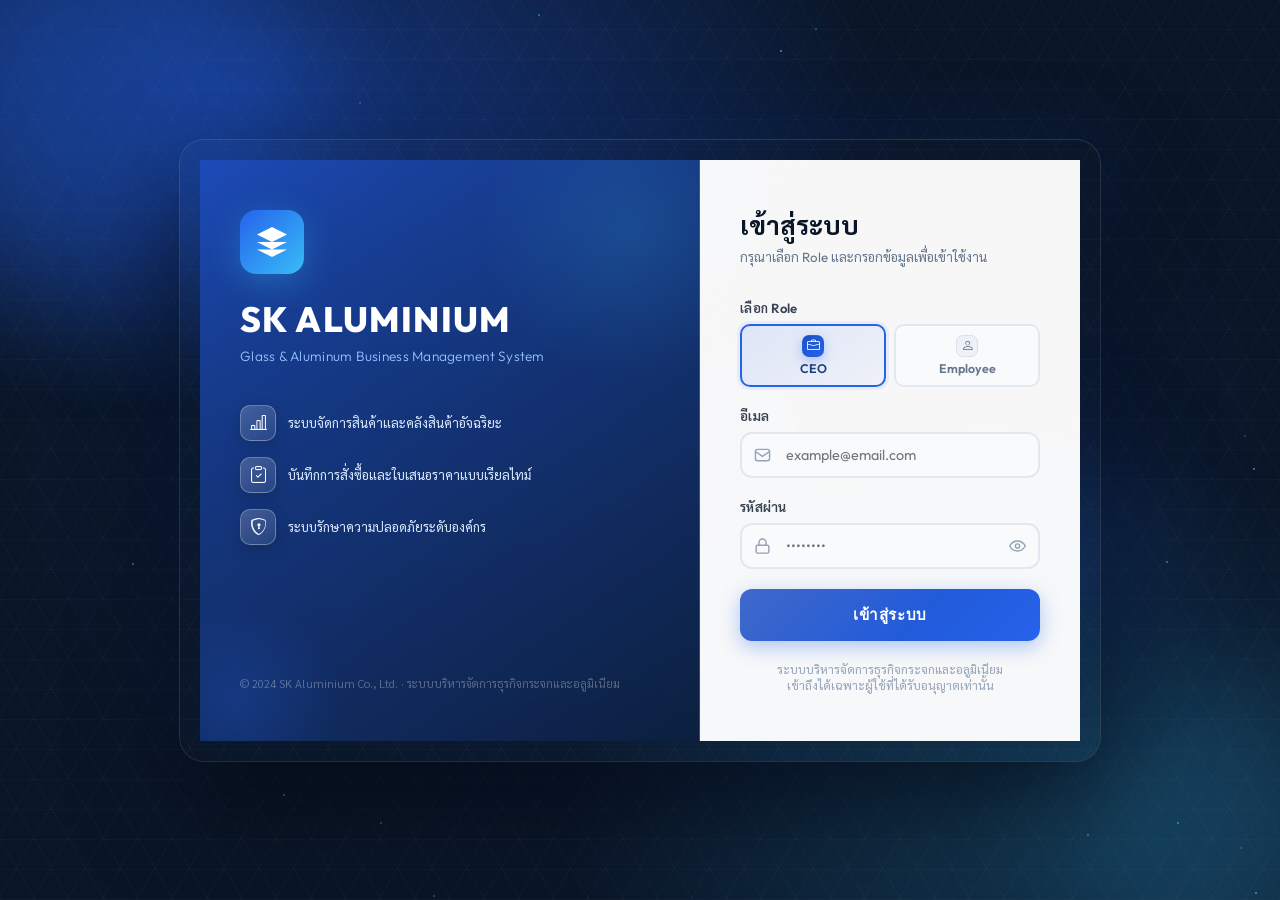
<file: media.html>
<!DOCTYPE html>
<html lang="th">
<head>
    <meta charset="UTF-8">
    <meta name="viewport" content="width=device-width, initial-scale=1.0">
    <title>SK Aluminium - Media Management</title>
    <link rel="stylesheet" href="css/style.css">
    <link rel="stylesheet" href="https://cdn.jsdelivr.net/npm/bootstrap-icons@1.11.3/font/bootstrap-icons.min.css">
</head>
<body class="dashboard-page media-managed-page">
    <!-- Sidebar -->
    <aside class="sidebar">
        <div class="sidebar-header">
            <h2>SK ALUMINIUM</h2>
            <p id="userRole" class="role-box">
                <img src="images/ceo-icon.png" alt="CEO Icon" class="role-icon">
                <span>CEO</span>
            </p>
        </div>
        
        <nav class="sidebar-nav">
            <a href="dashboard.html" class="nav-item">
                <span class="icon"><i class="bi bi-speedometer2" aria-hidden="true"></i></span>
                <span>Dashboard</span>
            </a>
            <a href="inventory.html" class="nav-item">
                <span class="icon"><i class="bi bi-box-seam" aria-hidden="true"></i></span>
                <span>Inventory</span>
            </a>
            <a href="projects.html" class="nav-item">
                <span class="icon"><i class="bi bi-building" aria-hidden="true"></i></span>
                <span>Projects</span>
            </a>
            <a href="quotation.html" class="nav-item">
                <span class="icon"><i class="bi bi-file-earmark-text" aria-hidden="true"></i></span>
                <span>Quotation</span>
            </a>
            <a href="customers.html" class="nav-item ceo-only">
                <span class="icon"><i class="bi bi-people" aria-hidden="true"></i></span>
                <span>Customers</span>
            </a>
            <a href="attendance.html" class="nav-item">
                <span class="icon"><i class="bi bi-clock-history" aria-hidden="true"></i></span>
                <span>Attendance</span>
            </a>
            <a href="media.html" class="nav-item active">
                <span class="icon"><i class="bi bi-images" aria-hidden="true"></i></span>
                <span>Media</span>
            </a>
            <a href="reports.html" class="nav-item ceo-only">
                <span class="icon"><i class="bi bi-graph-up-arrow" aria-hidden="true"></i></span>
                <span>Reports</span>
            </a>
        </nav>
        
        <div class="sidebar-footer">
            <button id="logoutBtn" class="btn-logout">Logout</button>
        </div>
    </aside>
    
    <!-- Main Content -->
    <main class="main-content">
        <div class="content-header">
            <h1>จัดการรูปภาพโครงการและใบเสนอราคา</h1>
            <button class="btn-primary" id="uploadMediaBtn">อัปโหลดรูปภาพ</button>
        </div>
        
        <!-- Filter Section -->
        <div class="filter-section">
            <div class="filter-group">
                <select id="filterMediaSource">
                    <option value="all">แหล่งข้อมูลทั้งหมด</option>
                    <option value="project">รูปโครงการ</option>
                    <option value="quotation">รูปใบเสนอราคา</option>
                </select>
                <select id="filterProject">
                    <option value="all">โครงการทั้งหมด</option>
                    <option value="1">โครงการติดตั้งกระจกบ้านคุณสมชาย</option>
                    <option value="2">โครงการติดตั้งอลูมิเนียมออฟฟิศ ABC</option>
                    <option value="3">โครงการติดตั้งประตูอลูมิเนียมคอนโด XYZ</option>
                </select>
                <select id="filterMediaType">
                    <option value="all">ประเภททั้งหมด</option>
                    <option value="before">รูปก่อนติดตั้ง</option>
                    <option value="during">รูประหว่างติดตั้ง</option>
                    <option value="after">รูปหลังติดตั้ง</option>
                </select>
            </div>
        </div>
        
        <!-- Stats Cards -->
        <div class="inventory-stats">
            <div class="stat-card">
                <div class="stat-icon stat-icon-chip stat-icon-primary"><i class="bi bi-images" aria-hidden="true"></i></div>
                <div class="stat-info">
                    <h3></h3>
                    <p>รูปภาพทั้งหมด</p>
                </div>
            </div>
            <div class="stat-card info">
                <div class="stat-icon stat-icon-chip stat-icon-warning"><i class="bi bi-folder2-open" aria-hidden="true"></i></div>
                <div class="stat-info">
                    <h3></h3>
                    <p>โครงการที่มีรูป</p>
                </div>
            </div>
            <div class="stat-card success">
                <div class="stat-icon stat-icon-chip stat-icon-success"><i class="bi bi-hdd-stack" aria-hidden="true"></i></div>
                <div class="stat-info">
                    <h3></h3>
                    <p>พื้นที่ใช้งาน</p>
                </div>
            </div>
        </div>
        
        <!-- Projects Gallery -->
        <div class="projects-gallery">
            <!-- Project 1 -->
            <div class="project-gallery-card">
                <div class="project-gallery-header">
                    <h3>โครงการติดตั้งกระจกบ้านคุณสมชาย</h3>
                    <span class="image-count">12 รูป</span>
                </div>
                
                <div class="media-tabs">
                    <button class="tab-btn active" data-tab="before-1">ก่อนติดตั้ง (4)</button>
                    <button class="tab-btn" data-tab="during-1">ระหว่างติดตั้ง (3)</button>
                    <button class="tab-btn" data-tab="after-1">หลังติดตั้ง (5)</button>
                </div>
                
                <div class="media-grid" id="before-1">
                    <div class="media-item">
                        <img src="https://via.placeholder.com/200x150/1e40af/ffffff?text=Before+1" alt="Before 1">
                        <div class="media-overlay">
                            <button class="btn-icon"><i class="bi bi-eye" aria-hidden="true"></i></button>
                            <button class="btn-icon"><i class="bi bi-trash" aria-hidden="true"></i></button>
                        </div>
                        <p class="media-date">10 มี.ค. 2568</p>
                    </div>
                    <div class="media-item">
                        <img src="https://via.placeholder.com/200x150/1e40af/ffffff?text=Before+2" alt="Before 2">
                        <div class="media-overlay">
                            <button class="btn-icon"><i class="bi bi-eye" aria-hidden="true"></i></button>
                            <button class="btn-icon"><i class="bi bi-trash" aria-hidden="true"></i></button>
                        </div>
                        <p class="media-date">10 มี.ค. 2568</p>
                    </div>
                    <div class="media-item">
                        <img src="https://via.placeholder.com/200x150/1e40af/ffffff?text=Before+3" alt="Before 3">
                        <div class="media-overlay">
                            <button class="btn-icon"><i class="bi bi-eye" aria-hidden="true"></i></button>
                            <button class="btn-icon"><i class="bi bi-trash" aria-hidden="true"></i></button>
                        </div>
                        <p class="media-date">10 มี.ค. 2568</p>
                    </div>
                    <div class="media-item">
                        <img src="https://via.placeholder.com/200x150/1e40af/ffffff?text=Before+4" alt="Before 4">
                        <div class="media-overlay">
                            <button class="btn-icon"><i class="bi bi-eye" aria-hidden="true"></i></button>
                            <button class="btn-icon"><i class="bi bi-trash" aria-hidden="true"></i></button>
                        </div>
                        <p class="media-date">10 มี.ค. 2568</p>
                    </div>
                </div>
            </div>
            
            <!-- Project 2 -->
            <div class="project-gallery-card">
                <div class="project-gallery-header">
                    <h3>โครงการติดตั้งอลูมิเนียมออฟฟิศ ABC</h3>
                    <span class="image-count">8 รูป</span>
                </div>
                
                <div class="media-tabs">
                    <button class="tab-btn active" data-tab="before-2">ก่อนติดตั้ง (3)</button>
                    <button class="tab-btn" data-tab="during-2">ระหว่างติดตั้ง (5)</button>
                    <button class="tab-btn" data-tab="after-2">หลังติดตั้ง (0)</button>
                </div>
                
                <div class="media-grid" id="before-2">
                    <div class="media-item">
                        <img src="https://via.placeholder.com/200x150/1e40af/ffffff?text=ABC+Before+1" alt="ABC Before 1">
                        <div class="media-overlay">
                            <button class="btn-icon"><i class="bi bi-eye" aria-hidden="true"></i></button>
                            <button class="btn-icon"><i class="bi bi-trash" aria-hidden="true"></i></button>
                        </div>
                        <p class="media-date">20 มี.ค. 2568</p>
                    </div>
                    <div class="media-item">
                        <img src="https://via.placeholder.com/200x150/1e40af/ffffff?text=ABC+Before+2" alt="ABC Before 2">
                        <div class="media-overlay">
                            <button class="btn-icon"><i class="bi bi-eye" aria-hidden="true"></i></button>
                            <button class="btn-icon"><i class="bi bi-trash" aria-hidden="true"></i></button>
                        </div>
                        <p class="media-date">20 มี.ค. 2568</p>
                    </div>
                    <div class="media-item">
                        <img src="https://via.placeholder.com/200x150/1e40af/ffffff?text=ABC+Before+3" alt="ABC Before 3">
                        <div class="media-overlay">
                            <button class="btn-icon"><i class="bi bi-eye" aria-hidden="true"></i></button>
                            <button class="btn-icon"><i class="bi bi-trash" aria-hidden="true"></i></button>
                        </div>
                        <p class="media-date">20 มี.ค. 2568</p>
                    </div>
                    <div class="media-item upload-placeholder">
                        <button class="btn-upload">
                            <span><i class="bi bi-plus-circle" aria-hidden="true"></i></span>
                            <p>เพิ่มรูปภาพ</p>
                        </button>
                    </div>
                </div>
            </div>
        </div>
    </main>
    
    <!-- Upload Media Modal -->
    <div id="uploadMediaModal" class="modal">
        <div class="modal-content">
            <span class="close">&times;</span>
            <h2>อัปโหลดรูปภาพ</h2>
            <form id="uploadMediaForm">
                <div class="form-group">
                    <label>แหล่งรูปภาพ</label>
                    <select id="mediaUploadType" required>
                        <option value="project">รูปโครงการ</option>
                        <option value="quotation">รูปใบเสนอราคา</option>
                    </select>
                </div>
                <div class="form-group" id="mediaProjectGroup">
                    <label>เลือกโครงการ</label>
                    <select id="mediaProject" required>
                        <option value="">เลือกโครงการ</option>
                        <option value="1">โครงการติดตั้งกระจกบ้านคุณสมชาย</option>
                        <option value="2">โครงการติดตั้งอลูมิเนียมออฟฟิศ ABC</option>
                        <option value="3">โครงการติดตั้งประตูอลูมิเนียมคอนโด XYZ</option>
                    </select>
                </div>
                <div class="form-group" id="mediaQuotationGroup" style="display: none;">
                    <label>เลือกใบเสนอราคา</label>
                    <select id="mediaQuotation">
                        <option value="">เลือกใบเสนอราคา</option>
                    </select>
                </div>
                <div class="form-group" id="mediaCategoryGroup">
                    <label>ประเภทรูปภาพ</label>
                    <select id="mediaCategory" required>
                        <option value="">เลือกประเภท</option>
                        <option value="before">รูปก่อนติดตั้ง</option>
                        <option value="during">รูประหว่างติดตั้ง</option>
                        <option value="after">รูปหลังติดตั้ง</option>
                    </select>
                </div>
                <div class="form-group">
                    <label>อัปโหลดไฟล์</label>
                    <div class="file-upload-area" id="fileUploadArea">
                        <input type="file" id="mediaFiles" multiple accept="image/*,application/pdf" hidden>
                        <div class="upload-prompt">
                            <span class="upload-icon"><i class="bi bi-camera" aria-hidden="true"></i></span>
                            <p>คลิกหรือลากไฟล์มาวางที่นี่</p>
                            <small>รองรับ JPG, PNG, GIF, PDF (สูงสุด 10MB/ไฟล์)</small>
                        </div>
                        <div id="filePreview" class="file-preview"></div>
                    </div>
                </div>
                <div class="form-group">
                    <label>หมายเหตุ</label>
                    <textarea id="mediaDescription" rows="2"></textarea>
                </div>
                <div class="modal-actions">
                    <button type="button" class="btn-secondary" id="cancelUpload">ยกเลิก</button>
                    <button type="submit" class="btn-primary">อัปโหลด</button>
                </div>
            </form>
        </div>
    </div>
    
    <!-- Image Viewer Modal -->
    <div id="imageViewerModal" class="modal image-viewer">
        <div class="modal-content large">
            <span class="close">&times;</span>
            <div class="image-viewer-container">
                <button class="nav-btn prev">‹</button>
                <img id="viewerImage" src="" alt="Full size image">
                <button class="nav-btn next">›</button>
            </div>
            <div class="image-info">
                <p id="imageProjectName">โครงการ...</p>
                <p id="imageDate">วันที่...</p>
                <p id="imageDescription">หมายเหตุ...</p>
            </div>
        </div>
    </div>

    <!-- Delete Success Modal -->
    <div id="deleteSuccessModal" class="modal">
        <div class="modal-content success-modal-content small">
            <span class="close">&times;</span>
            <div class="success-modal-body">
                <div class="success-icon"><i class="bi bi-check-circle-fill" aria-hidden="true"></i></div>
                <h3>ลบรูปภาพสำเร็จ</h3>
                <p>ระบบลบรูปภาพเรียบร้อยแล้ว</p>
                <div class="success-modal-actions">
                    <button type="button" class="btn-primary" id="closeDeleteSuccessBtn">ตกลง</button>
                </div>
            </div>
        </div>
    </div>

    <!-- Upload Success Modal -->
    <div id="uploadSuccessModal" class="modal">
        <div class="modal-content success-modal-content small">
            <span class="close">&times;</span>
            <div class="success-modal-body">
                <div class="success-icon"><i class="bi bi-cloud-arrow-up-fill" aria-hidden="true"></i></div>
                <h3>อัปโหลดรูปภาพสำเร็จ</h3>
                <p id="uploadSuccessMessage">ระบบอัปโหลดรูปภาพเรียบร้อยแล้ว</p>
                <div class="success-modal-actions">
                    <button type="button" class="btn-primary" id="closeUploadSuccessBtn">ตกลง</button>
                </div>
            </div>
        </div>
    </div>
    
    <script src="js/api.js?v=20260329"></script>
    <script src="js/main.js?v=20260329"></script>
    <script src="js/pages/media.js?v=20260329"></script>
</body>
</html>
</file>
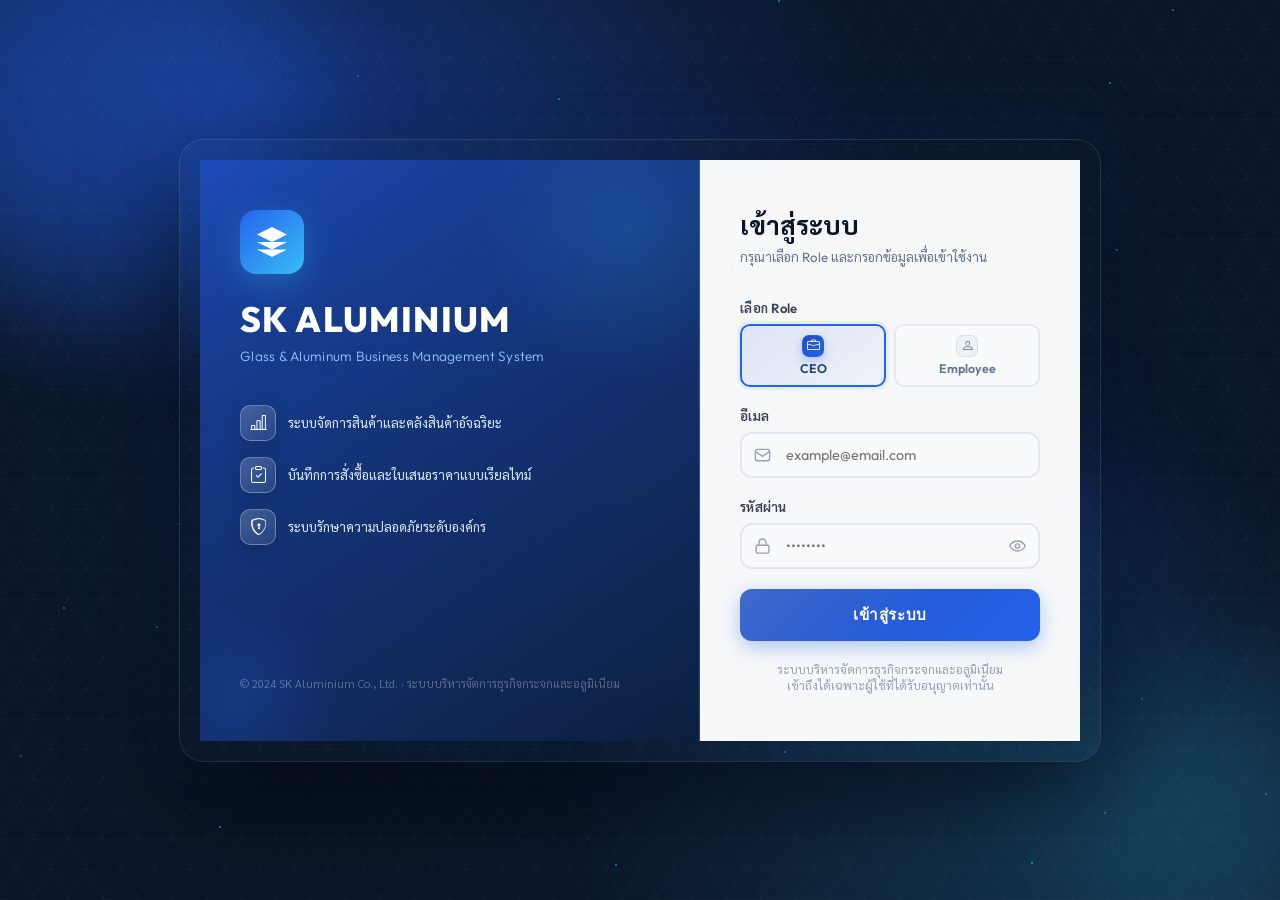
<file: projects.html>
<!DOCTYPE html>
<html lang="th">
<head>
    <meta charset="UTF-8">
    <meta name="viewport" content="width=device-width, initial-scale=1.0">
    <title>SK Aluminium - Projects</title>
    <link rel="stylesheet" href="css/style.css">
    <link rel="stylesheet" href="https://cdn.jsdelivr.net/npm/bootstrap-icons@1.11.3/font/bootstrap-icons.min.css">
</head>
<body class="dashboard-page">
    <aside class="sidebar">
        <div class="sidebar-header">
            <h2>SK ALUMINIUM</h2>
            <p id="userRole" class="role-box">
                <img src="images/ceo-icon.png" alt="CEO Icon" class="role-icon">
                <span>CEO</span>
            </p>
        </div>

        <nav class="sidebar-nav">
            <a href="dashboard.html" class="nav-item">
                <span class="icon"><i class="bi bi-speedometer2" aria-hidden="true"></i></span>
                <span>Dashboard</span>
            </a>
            <a href="inventory.html" class="nav-item">
                <span class="icon"><i class="bi bi-box-seam" aria-hidden="true"></i></span>
                <span>Inventory</span>
            </a>
            <a href="projects.html" class="nav-item active">
                <span class="icon"><i class="bi bi-building" aria-hidden="true"></i></span>
                <span>Projects</span>
            </a>
            <a href="quotation.html" class="nav-item">
                <span class="icon"><i class="bi bi-file-earmark-text" aria-hidden="true"></i></span>
                <span>Quotation</span>
            </a>
            <a href="customers.html" class="nav-item ceo-only">
                <span class="icon"><i class="bi bi-people" aria-hidden="true"></i></span>
                <span>Customers</span>
            </a>
            <a href="attendance.html" class="nav-item">
                <span class="icon"><i class="bi bi-clock-history" aria-hidden="true"></i></span>
                <span>Attendance</span>
            </a>
            <a href="media.html" class="nav-item">
                <span class="icon"><i class="bi bi-images" aria-hidden="true"></i></span>
                <span>Media</span>
            </a>
            <a href="reports.html" class="nav-item ceo-only">
                <span class="icon"><i class="bi bi-graph-up-arrow" aria-hidden="true"></i></span>
                <span>Reports</span>
            </a>
        </nav>

        <div class="sidebar-footer">
            <button id="logoutBtn" class="btn-logout">Logout</button>
        </div>
    </aside>

    <main class="main-content">
        <div class="content-header">
            <h1>จัดการโครงการ</h1>
            <button class="btn-primary" id="addProjectBtn">สร้างโครงการใหม่</button>
        </div>

        <div class="filter-section">
            <div class="filter-group">
                <input type="text" id="searchProject" placeholder="ค้นหาโครงการ...">
                <select id="filterPaymentStatus">
                    <option value="all">ทั้งหมด</option>
                    <option value="paid">ชำระแล้ว</option>
                    <option value="partial">ชำระบางส่วน</option>
                    <option value="unpaid">ค้างชำระ</option>
                </select>
                <select id="filterStatus">
                    <option value="all">สถานะโครงการ</option>
                    <option value="planning">วางแผน</option>
                    <option value="in-progress">กำลังดำเนินการ</option>
                    <option value="completed">เสร็จสิ้น</option>
                    <option value="cancelled">ยกเลิก</option>
                </select>
            </div>
        </div>

        <div class="inventory-stats">
            <div class="stat-card">
                <div class="stat-icon stat-icon-chip stat-icon-primary"><i class="bi bi-kanban" aria-hidden="true"></i></div>
                <div class="stat-info">
                    <h3>0</h3>
                    <p>โครงการทั้งหมด</p>
                </div>
            </div>
            <div class="stat-card warning">
                <div class="stat-icon stat-icon-chip stat-icon-warning"><i class="bi bi-tools" aria-hidden="true"></i></div>
                <div class="stat-info">
                    <h3>0</h3>
                    <p>กำลังดำเนินการ</p>
                </div>
            </div>
            <div class="stat-card success">
                <div class="stat-icon stat-icon-chip stat-icon-success"><i class="bi bi-check2-circle" aria-hidden="true"></i></div>
                <div class="stat-info">
                    <h3>0</h3>
                    <p>เสร็จสิ้น</p>
                </div>
            </div>
            <div class="stat-card info">
                <div class="stat-icon stat-icon-chip stat-icon-primary"><i class="bi bi-cash-stack" aria-hidden="true"></i></div>
                <div class="stat-info">
                    <h3>THB 0K</h3>
                    <p>รายได้รวม</p>
                </div>
            </div>
        </div>

        <div class="projects-grid"></div>
    </main>

    <div id="addProjectModal" class="modal">
        <div class="modal-content large">
            <span class="close">&times;</span>
            <h2>สร้างโครงการใหม่</h2>
            <form id="addProjectForm">
                <div class="form-group">
                    <label>ชื่อโครงการ</label>
                    <input type="text" id="projectName" required>
                </div>
                <div class="form-row">
                    <div class="form-group">
                        <label>เลือกลูกค้า</label>
                        <select id="projectCustomer" required>
                            <option value="">เลือกลูกค้า</option>
                        </select>
                    </div>
                    <div class="form-group">
                        <label>ทีมงาน</label>
                        <input type="text" id="projectTeam">
                    </div>
                </div>
                <div class="form-row">
                    <div class="form-group">
                        <label>ใบเสนอราคา</label>
                        <select id="projectQuotation">
                            <option value="">ไม่ผูกใบเสนอราคา</option>
                        </select>
                    </div>
                </div>
                <div class="form-row">
                    <div class="form-group">
                        <label>วันที่เริ่ม</label>
                        <input type="date" id="projectStartDate">
                    </div>
                    <div class="form-group">
                        <label>วันที่คาดว่าเสร็จ</label>
                        <input type="date" id="projectEndDate">
                    </div>
                </div>
                <div class="form-group">
                    <label>วัสดุที่ใช้</label>
                    <button type="button" class="btn-secondary" id="addMaterialToProject">เพิ่มวัสดุ</button>
                    <table class="mini-table" id="projectMaterialsList">
                        <thead>
                            <tr>
                                <th>SKU</th>
                                <th>วัสดุ</th>
                                <th>รายละเอียด/ขนาด</th>
                                <th>จำนวน</th>
                                <th>ราคา/หน่วย</th>
                                <th>รวม</th>
                                <th></th>
                            </tr>
                        </thead>
                        <tbody>
                            <tr class="empty-state">
                                <td colspan="7">ยังไม่มีวัสดุ</td>
                            </tr>
                        </tbody>
                    </table>
                </div>
                <div class="form-row">
                    <div class="form-group">
                        <label>ต้นทุนรวม</label>
                        <input type="number" id="projectCost" placeholder="0" min="0" step="0.01">
                    </div>
                </div>
                <div class="form-row">
                    <div class="form-group">
                        <label>ราคาสุทธิจากใบเสนอราคา (Sell)</label>
                        <input type="number" id="projectSellPrice" placeholder="0" min="0" step="0.01" readonly>
                    </div>
                </div>
                <div class="form-group">
                    <label>รายละเอียด</label>
                    <textarea id="projectDescription" rows="3"></textarea>
                </div>
                <div class="modal-actions">
                    <button type="button" class="btn-secondary" id="cancelAddProject">ยกเลิก</button>
                    <button type="submit" class="btn-primary">สร้างโครงการ</button>
                </div>
            </form>
        </div>
    </div>

    <div id="addProjectMaterialModal" class="modal">
        <div class="modal-content small">
            <span class="close">&times;</span>
            <h2>เลือกวัสดุสำหรับโครงการ</h2>
            <div class="form-group">
                <label>ค้นหาวัสดุ</label>
                <input type="text" id="modalMaterialSearch" placeholder="พิมพ์รหัสวัสดุ/ชื่อวัสดุ/รายละเอียด...">
                <p id="materialNotFound" style="color: red; display: none;">ไม่พบวัสดุชิ้นนี้</p>
            </div>
            <form id="addProjectMaterialForm">
                <div class="form-group">
                    <label>รายการวัสดุจากคลัง</label>
                    <table class="data-table" id="materialSearchResults" style="max-height:200px;overflow:auto;display:block;">
                        <thead>
                            <tr>
                                <th>SKU</th>
                                <th>ชื่อวัสดุ</th>
                                <th>รายละเอียด/ขนาด</th>
                                <th>ประเภท</th>
                                <th>คงเหลือ</th>
                                <th>หน่วย</th>
                            </tr>
                        </thead>
                        <tbody>
                            <tr class="empty-state">
                                <td colspan="6" style="text-align:center;color:#666;">พิมพ์ค้นหาเพื่อแสดงรายการ</td>
                            </tr>
                        </tbody>
                    </table>
                    <p id="materialNotSelected" style="color:red;display:none;">กรุณาเลือกวัสดุก่อนเพิ่ม</p>
                </div>
                <div id="selectedMaterialPreview" style="margin-bottom:8px;color:#333;"></div>
                <div class="form-row">
                    <div class="form-group">
                        <label>จำนวน</label>
                        <input type="number" id="projectMaterialQty" min="1" required>
                    </div>
                    <div class="form-group">
                        <label>ราคา/หน่วย</label>
                        <input type="number" id="projectMaterialPrice" min="0" required>
                    </div>
                </div>
                <div class="form-group">
                    <label>รายการที่เลือก</label>
                    <table class="mini-table" id="modalMaterialsList">
                        <thead>
                            <tr>
                                <th>SKU</th>
                                <th>วัสดุ</th>
                                <th>รายละเอียด/ขนาด</th>
                                <th>จำนวน</th>
                                <th>ราคา/หน่วย</th>
                                <th>รวม</th>
                                <th></th>
                            </tr>
                        </thead>
                        <tbody>
                            <tr class="empty-state">
                                <td colspan="7">ยังไม่มีวัสดุ</td>
                            </tr>
                        </tbody>
                    </table>
                </div>
                <div class="modal-actions">
                    <button type="button" class="btn-secondary" id="cancelAddProjectMaterial">ยกเลิก</button>
                    <button type="button" class="btn-primary" id="doneProjectMaterials">ยืนยัน</button>
                    <button type="submit" class="btn-primary">เพิ่ม</button>
                </div>
            </form>
        </div>
    </div>

    <div id="projectDetailsModal" class="modal">
        <div class="modal-content large">
            <span class="close">&times;</span>
            <h2 id="projectDetailTitle">รายละเอียดโครงการ</h2>
            <div id="projectDetailMeta" class="project-detail-meta"></div>
            <div id="projectDetailSummary" class="project-detail-summary"></div>
            <div class="project-detail-table-wrap">
                <table class="data-table">
                    <thead>
                        <tr>
                            <th>รหัสวัสดุ</th>
                            <th>วัสดุ</th>
                            <th>รายละเอียด</th>
                            <th>จำนวน</th>
                            <th>รวม</th>
                        </tr>
                    </thead>
                    <tbody id="projectDetailMaterials"></tbody>
                </table>
            </div>
            <div class="modal-actions">
                <button type="button" class="btn-secondary" id="closeProjectDetailsBtn">ปิด</button>
            </div>
        </div>
    </div>

    <div id="statusUpdateModal" class="modal">
        <div class="modal-content small">
            <span class="close">&times;</span>
            <h2>อัปเดตสถานะโครงการ</h2>
            <p id="statusProjectTitle" style="margin-bottom: 12px; color: #374151;"></p>
            <form id="statusUpdateForm">
                <div class="form-group">
                    <label>สถานะโครงการ</label>
                    <select id="statusUpdateValue" required>
                        <option value="planning">วางแผน</option>
                        <option value="in-progress">กำลังดำเนินการ</option>
                        <option value="completed">เสร็จสิ้น</option>
                        <option value="cancelled">ยกเลิก</option>
                    </select>
                </div>
                <div class="form-group">
                    <label>สถานะชำระเงิน</label>
                    <select id="statusPaymentValue" required>
                        <option value="unpaid">ค้างชำระ</option>
                        <option value="partial">ชำระบางส่วน</option>
                        <option value="paid">ชำระแล้ว</option>
                    </select>
                </div>
                <div class="modal-actions">
                    <button type="button" class="btn-secondary" id="cancelStatusUpdate">ยกเลิก</button>
                    <button type="submit" class="btn-primary">อัปเดตสถานะ</button>
                </div>
            </form>
        </div>
    </div>

    <div id="viewQuotationModal" class="modal">
        <div class="modal-content quotation-view-modal-content" style="max-width: 900px; width: 95%; margin: 20px auto; max-height: 90vh; overflow-y: auto;">
            <span class="close" id="closeViewQuotationModal">&times;</span>
            <h2 style="margin: 0 0 15px; color: #1e40af;"><i class="bi bi-file-earmark-text" aria-hidden="true" style="margin-right: 6px;"></i>ดูใบเสนอราคา</h2>
            <div class="quotation-view-body"></div>
            <div class="modal-actions" style="margin-top: 16px;">
                <button type="button" class="btn-secondary" id="closeViewQuotationBtn">ปิด</button>
            </div>
        </div>
    </div>

    <script src="js/api.js"></script>
    <script src="js/utils/export.js"></script>
    <script src="js/main.js"></script>
    <script src="js/pages/projects.js?v=20260327-2"></script>
</body>
</html>
</file>
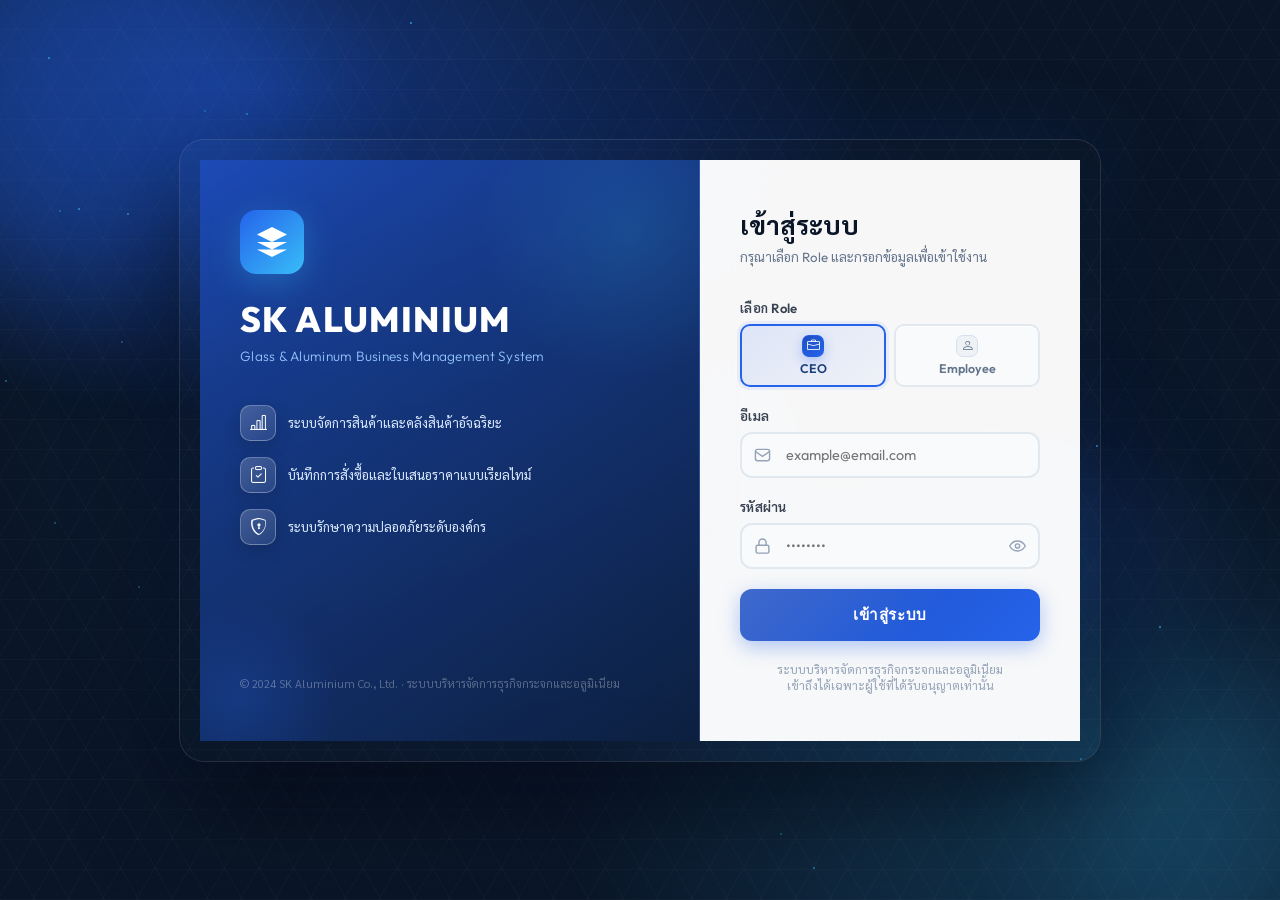
<file: quotation.html>
<!DOCTYPE html>
<html lang="th">
<head>
    <meta charset="UTF-8">
    <meta name="viewport" content="width=device-width, initial-scale=1.0">
    <title>SK Aluminium - Quotation System</title>
    <link rel="stylesheet" href="css/style.css">
    <link rel="stylesheet" href="https://cdn.jsdelivr.net/npm/bootstrap-icons@1.11.3/font/bootstrap-icons.min.css">
    <link rel="preconnect" href="https://fonts.googleapis.com">
    <link rel="preconnect" href="https://fonts.gstatic.com" crossorigin>
    <link href="https://fonts.googleapis.com/css2?family=Sarabun:wght@400;500;600;700&display=swap" rel="stylesheet">
    <style>
        /* --- 1. การจัดการโครงสร้างกระดาษ --- */
        .quotation-paper {
            position: relative;
            background-color: #fff;
            overflow: hidden;
            min-height: auto;
            display: block;
            padding: 40px;
            box-sizing: border-box;
        }

        /* ลายน้ำ Sk.jpg: ปิดไว้ในหน้าจอทำงานปกติ */
        .quotation-paper::before {
            content: none;
        }

        .print-watermark {
            display: none;
        }

        /* ตัวดันพื้นที่: จะยืดตัวเพื่อดันส่วนท้ายลงไป */
        .spacer {
            display: none;
        }

        .footer-section-container {
            position: relative;
            z-index: 1;
            margin-top: 20px;
        }

        /* --- 2. การตกแต่งส่วนประกอบใบเสนอราคา --- */
        .input-inline-edit {
            border: none;
            border-bottom: 1px dashed #ccc;
            font-family: inherit;
            width: 120px;
            outline: none;
            background: transparent;
        }

        .select-date-part {
            padding: 4px;
            border: 1px solid #ddd;
            border-radius: 4px;
            background: white;
            font-family: 'Sarabun', sans-serif;
            font-size: 14px;
        }

        /* Lock payment section layout to match requested design */
        .quotation-paper .payment-status {
            border: 2px solid #d1d5db;
            border-radius: 14px;
            background: #f9fafb;
            padding: 24px 22px;
            margin-bottom: 20px;
            display: block !important;
        }

        .quotation-paper .payment-status-title-inline {
            font-size: 18px;
            font-weight: 700;
            color: #374151;
            white-space: nowrap;
            display: block;
            margin-bottom: 12px;
            width: 100%;
        }

        .quotation-paper .payment-status-radio-row {
            display: flex;
            align-items: center;
            gap: 30px;
            flex-wrap: wrap;
            margin-bottom: 12px;
            width: 100%;
        }

        .quotation-paper .payment-status-option {
            display: inline-flex;
            align-items: center;
            gap: 8px;
            font-size: 16px;
            font-weight: 600;
            color: #4b5563;
            white-space: nowrap;
        }

        .quotation-paper .payment-status-option input[type="radio"] {
            width: 17px;
            height: 17px;
        }

        .quotation-paper .payment-date-inline {
            font-size: 16px;
            font-weight: 600;
            color: #4b5563;
            white-space: nowrap;
            margin-left: 0;
        }

        .quotation-paper .payment-status-date-row {
            display: flex;
            align-items: center;
            gap: 18px;
            flex-wrap: wrap;
            width: 100%;
        }

        .quotation-paper .payment-note-inline {
            margin-left: auto;
            display: inline-flex;
            align-items: center;
            gap: 8px;
            font-size: 16px;
            font-weight: 600;
            color: #4b5563;
            white-space: nowrap;
        }

        .quotation-paper .payment-note-inline #paymentNote {
            width: 260px;
            border: 1px solid #c5c9d1;
            border-radius: 12px;
            padding: 6px 10px;
            font-size: 14px;
            background: #fff;
        }

        /* Hard lock: prevent inherited/global flex rules from collapsing lines */
        .quotation-paper .payment-status > .payment-status-title-inline {
            display: block !important;
        }

        .quotation-paper .payment-status > .payment-status-radio-row {
            display: flex !important;
        }

        .quotation-paper .payment-status > .payment-status-date-row {
            display: flex !important;
        }

        @media (max-width: 1024px) {
            .quotation-paper .payment-note-inline {
                margin-left: 0;
            }
        }

        /* Hide number spinner in add-item unit price input */
        #cartUnitPrice::-webkit-outer-spin-button,
        #cartUnitPrice::-webkit-inner-spin-button {
            -webkit-appearance: none;
            margin: 0;
        }

        #cartUnitPrice {
            appearance: textfield;
            -moz-appearance: textfield;
        }

        /* --- 3. การตั้งค่าสำหรับการพิมพ์ (Print / PDF) --- */
        @media print {
            @page {
                size: A4;
                margin: 0;
            }

            html, body {
                width: 210mm;
                height: 297mm;
                margin: 0 !important;
                padding: 0 !important;
                overflow: hidden !important;
            }

            /* ซ่อนสิ่งที่ไม่เกี่ยวข้อง */
            .sidebar, .content-header, .no-print, .btn-add-item, .quotation-actions, .modal {
                display: none !important;
            }

            .main-content { margin: 0; padding: 0; }

            .quotation-container {
                margin: 0 !important;
                padding: 0 !important;
            }

            .quotation-paper,
            .quotation-paper * {
                font-family: 'Sarabun', 'Noto Sans Thai', 'Segoe UI', Tahoma, sans-serif !important;
            }
            
            .quotation-paper { 
                box-shadow: none; 
                border: none; 
                width: 210mm;
                height: 297mm;
                max-width: none;
                max-height: none;
                overflow: visible !important;
                font-size: 12px;
                line-height: 1.35;
                min-height: 297mm;
                margin: 0;
                padding: 10mm;
                position: relative;
                box-sizing: border-box;
                display: flex;
                flex-direction: column;
            }

            .quotation-paper h1 { font-size: 36px; }
            .quotation-paper h2 { font-size: 28px; }
            .quotation-paper h3 { font-size: 18px; }
            .quotation-paper h4 { font-size: 16px; }
            .quotation-paper p, .quotation-paper span, .quotation-paper label {
                font-size: 12px !important;
            }

            /* ใช้ img watermark จริงแทน pseudo-element เพื่อให้ติดทั้ง Print และ Export PDF */
            .quotation-paper::before {
                content: none !important;
            }

            .print-watermark {
                display: block !important;
                position: absolute;
                top: calc(15mm + ((297mm - 30mm) / 2) - 8mm);
                left: 50%;
                transform: translate(-50%, -50%);
                width: 450px;
                max-width: 80%;
                height: auto;
                opacity: 0.16;
                z-index: 0;
                pointer-events: none;
                -webkit-print-color-adjust: exact !important;
                print-color-adjust: exact !important;
            }

            .quotation-paper > :not(.print-watermark) {
                position: relative;
                z-index: 1;
            }

            /* ตรึงส่วนท้าย (ราคา/สถานะ/ลายเซ็น) ไว้ล่างสุดของกระดาษเสมอ */
            .footer-section-container {
                position: relative;
                margin-top: auto !important;
                z-index: 1;
                page-break-inside: auto;
                break-inside: auto;
            }

            /* Disable bottom pinning in print preview to prevent signature spill to page 2. */
            .quotation-paper.print-footer-bottom .footer-section-container {
                margin-top: 6mm !important;
            }

            /* If footer cannot fit in current page, move it to next page and pin to bottom */
            .quotation-paper.print-footer-new-page .footer-section-container {
                break-before: auto !important;
                page-break-before: auto !important;
                margin-top: 0 !important;
            }

            /* Short document mode: keep signature block fixed at page bottom to avoid page-2 spill. */
            .quotation-paper.print-short-doc {
                padding-bottom: 0 !important;
            }

            .quotation-paper.print-short-doc .footer-section-container {
                position: relative !important;
                margin-top: auto !important;
                padding-bottom: 0 !important;
            }

            .quotation-paper.print-short-doc .signature-section {
                position: static !important;
                margin-top: 8px !important;
            }

            .spacer {
                display: none !important;
                height: 0 !important;
            }

            .quotation-table {
                page-break-inside: auto;
                break-inside: auto;
                width: 100%;
                table-layout: fixed;
                border-collapse: collapse;
            }

            .quotation-header,
            .customer-section,
            .quotation-summary,
            .payment-status,
            .signature-section {
                page-break-inside: auto;
                break-inside: auto;
            }

            .signature-section,
            .signature-box {
                page-break-inside: avoid !important;
                break-inside: avoid-page !important;
            }

            .customer-section {
                margin: 10px 0 !important;
                padding: 12px !important;
            }

            .quotation-summary {
                padding: 12px !important;
                margin-bottom: 10px !important;
            }

            .payment-status {
                padding: 10px !important;
                margin-bottom: 10px !important;
            }

            .signature-section {
                margin-top: 4px !important;
                gap: 14px !important;
            }

            .signature-box div {
                margin: 12px auto 6px !important;
            }

            .quotation-table th,
            .quotation-table td {
                padding: 8px 6px !important;
                font-size: 12px !important;
                vertical-align: middle;
            }

            .quotation-table th:nth-child(1), .quotation-table td:nth-child(1) { width: 8%; text-align: center; }
            .quotation-table th:nth-child(2), .quotation-table td:nth-child(2) { width: 28%; text-align: left; }
            .quotation-table th:nth-child(3), .quotation-table td:nth-child(3) { width: 16%; text-align: center; }
            .quotation-table th:nth-child(4), .quotation-table td:nth-child(4) { width: 16%; text-align: center; }
            .quotation-table th:nth-child(5), .quotation-table td:nth-child(5) { width: 16%; text-align: right; }
            .quotation-table th:nth-child(6), .quotation-table td:nth-child(6) { width: 16%; text-align: right; }

            .quotation-table thead {
                display: table-header-group !important;
            }

            .quotation-table tbody {
                display: table-row-group;
            }

            .quotation-table tfoot {
                display: table-footer-group;
            }

            .quotation-table tr {
                page-break-inside: avoid;
                break-inside: avoid;
            }

            .quotation-table .print-hidden-control {
                display: none !important;
            }

            .quotation-table .print-field-value {
                display: block !important;
                width: 100%;
                text-align: inherit;
                font-size: 12px !important;
                color: #111827;
                white-space: nowrap;
                font-variant-numeric: tabular-nums;
            }

            .item-total-cell > div {
                display: block !important;
                text-align: right !important;
            }

            .item-total-value {
                display: inline-block;
                width: 100%;
                text-align: right;
            }

            .input-inline-edit, .select-date-part {
                border: none !important;
                appearance: none;
                background: transparent !important;
                padding: 0 !important;
                font-size: 12px !important;
                min-width: 0 !important;
            }

            .input-note-line,
            #paymentNote {
                border: none !important;
                outline: none !important;
                box-shadow: none !important;
                background: transparent !important;
                padding: 0 !important;
            }

            #paymentNote::placeholder,
            .input-note-line::placeholder {
                color: transparent !important;
            }
        }
    </style>
</head>
<body class="dashboard-page">
    <aside class="sidebar">
        <div class="sidebar-header">
            <h2>SK ALUMINIUM</h2>
            <p id="userRole" class="role-box">
                <img src="images/ceo-icon.png" alt="CEO Icon" class="role-icon">
                <span>CEO</span>
            </p>
        </div>
        <nav class="sidebar-nav">
            <a href="dashboard.html" class="nav-item">
                <span class="icon"><i class="bi bi-speedometer2" aria-hidden="true"></i></span>
                <span>Dashboard</span>
            </a>
            <a href="inventory.html" class="nav-item">
                <span class="icon"><i class="bi bi-box-seam" aria-hidden="true"></i></span>
                <span>Inventory</span>
            </a>
            <a href="projects.html" class="nav-item">
                <span class="icon"><i class="bi bi-building" aria-hidden="true"></i></span>
                <span>Projects</span>
            </a>
            <a href="quotation.html" class="nav-item active">
                <span class="icon"><i class="bi bi-file-earmark-text" aria-hidden="true"></i></span>
                <span>Quotation</span>
            </a>
            <a href="customers.html" class="nav-item ceo-only">
                <span class="icon"><i class="bi bi-people" aria-hidden="true"></i></span>
                <span>Customers</span>
            </a>
            <a href="attendance.html" class="nav-item">
                <span class="icon"><i class="bi bi-clock-history" aria-hidden="true"></i></span>
                <span>Attendance</span>
            </a>
            <a href="media.html" class="nav-item">
                <span class="icon"><i class="bi bi-images" aria-hidden="true"></i></span>
                <span>Media</span>
            </a>
            <a href="reports.html" class="nav-item ceo-only">
                <span class="icon"><i class="bi bi-graph-up-arrow" aria-hidden="true"></i></span>
                <span>Reports</span>
            </a>
        </nav>
        <div class="sidebar-footer">
            <button id="logoutBtn" class="btn-logout">Logout</button>
        </div>
    </aside>
    
    <main class="main-content">
        <div class="content-header no-print">
            <h1>ใบเสนอราคา</h1>
            <button class="btn-primary" id="createQuotationBtn">สร้างใบเสนอราคาใหม่</button>
        </div>
        
        <div class="quotation-container">
            <div class="quotation-paper" id="printableArea">
                <img src="uploads/media/Sk.jpg" alt="" class="print-watermark" aria-hidden="true">
                <div class="quotation-header">
                    <div class="company-info">
                        <h2>บริษัท SK Aluminium</h2>
                        <p>ที่อยู่: KU SRC University | Tax ID: 1234567890</p>
                    </div>
                    <div class="quotation-title" style="text-align: right;">
                        <h1 style="color: #1e40af;">ใบเสนอราคา</h1>
                        <p>โทร: +123-456-7890</p>
                    </div>
                </div>
                
                <div class="customer-section" style="display: flex; justify-content: space-between; margin: 20px 0;">
                    <div class="customer-info">
                        <div class="customer-select-section no-print" style="margin-bottom: 10px;">
                            <select id="selectCustomer" style="padding: 5px; border-radius: 4px; border: 1px solid #ddd;"></select>
                        </div>
                        <h3>ชื่อลูกค้า: <span id="customerName">....................</span></h3>
                        <p>ที่อยู่: <span id="customerAddress">....................</span></p>
                        <p>เบอร์โทร: <span id="customerPhone">....................</span></p>
                    </div>
                    <div class="quotation-info" style="text-align: right;">
                        <p>เลขที่เอกสาร <input type="text" id="quotationNumber" value="QT-001" class="input-inline-edit" readonly></p>
                        <div class="date-select-group" style="justify-content: flex-end;">
                            <span>วันที่:</span>
                            <select id="q_day" class="select-date-part"></select>
                            <select id="q_month" class="select-date-part"></select>
                            <select id="q_year" class="select-date-part"></select>
                        </div>
                    </div>
                </div>
                
                <table class="quotation-table" style="width: 100%; border-collapse: collapse;">
                    <thead style="background: #1e40af; color: #fff;">
                        <tr>
                            <th style="padding: 10px;">ลำดับ</th>
                            <th>รายการ</th>
                            <th>จำนวน</th>
                            <th>หน่วย</th>
                            <th>ราคา/หน่วย</th>
                            <th>กำไร/หน่วย</th>
                            <th>ราคารวม</th>
                        </tr>
                    </thead>
                    <tbody id="quotationItems"></tbody>
                    <tfoot>
                        <tr class="add-item-row no-print">
                            <td colspan="7" style="padding-top: 15px;">
                                <button class="btn-add-item" id="addItemBtn" style="width: 100%; padding: 10px; border: 2px dashed #ccc; cursor: pointer;">+ เพิ่มรายการ</button>
                            </td>
                        </tr>
                    </tfoot>
                </table>

                <div class="spacer"></div>
                
                <div class="footer-section-container">
                    <div class="quotation-summary" style="background: rgba(243, 244, 246, 0.5); padding: 20px; border-radius: 8px; margin-bottom: 20px;">
                        <div class="summary-row" style="display: flex; justify-content: space-between; align-items: center;" id="costPriceRow">
                            <span style="font-weight: bold;">ราคาต้นทุน</span>
                            <span id="totalAmount" style="font-size: 1.5rem; font-weight: bold; color: #1e40af;">0</span>
                        </div>
                        <div style="margin-top: 15px; padding-top: 15px; border-top: 1px solid #d1d5db; display: none;" id="itemProfitBreakdownSection">
                            <div style="font-weight: 600; margin-bottom: 10px; font-size: 0.95rem;">รายละเอียดกำไรต่อวัสดุ:</div>
                            <div id="itemBreakdownList" style="display: flex; flex-direction: column; gap: 8px;">
                                <!-- จะถูกเติมด้วย JS -->
                            </div>
                            <div style="margin-top: 12px; padding-top: 12px; border-top: 1px solid #e5e7eb;" id="profitSummarySection">
                                <div style="display: flex; justify-content: space-between; padding: 8px; background: #f0f9ff; border-radius: 4px; margin-bottom: 8px;" id="totalProfitRow">
                                    <span style="font-weight: 600;">กำไรรวม:</span>
                                    <span id="totalProfitDisplay" style="font-weight: 600; color: #0369a1;">0</span>
                                </div>
                                <div style="display: flex; justify-content: space-between; padding: 10px; background: #dbeafe; border-radius: 4px;" id="totalNetPriceRow">
                                    <span style="font-weight: bold;">ราคาสุทธิรวม:</span>
                                    <span id="totalNetPrice" style="font-size: 1.95rem; font-weight: 800; color: #0369a1; line-height: 1;">0</span>
                                </div>
                            </div>
                        </div>
                    </div>
                    
                    <div class="payment-status">
                        <div class="payment-status-title-inline">สถานะการชำระเงิน</div>
                        <div class="payment-status-radio-row">
                            <label class="payment-status-option"><input type="radio" name="paymentStatus" value="paid"> ชำระเงินแล้ว</label>
                            <label class="payment-status-option"><input type="radio" name="paymentStatus" value="unpaid"> ค้างชำระ</label>
                        </div>
                        <div class="payment-status-date-row">
                            <span class="payment-date-inline">ชำระเมื่อวันที่:</span>
                        </div>
                    </div>
                    
                    <div class="signature-section" style="display: grid; grid-template-columns: 1fr 1fr; gap: 40px; margin-top: 20px; text-align: center;">
                        <div class="signature-box">
                            <h4>ผู้เสนอราคา</h4>
                            <div style="border-top: 1px solid #000; width: 180px; margin: 40px auto 10px;"></div>
                            <p id="sigDateThai">วันที่ ..../..../....</p>
                        </div>
                        <div class="signature-box">
                            <h4>ลูกค้า</h4>
                            <div style="border-top: 1px solid #000; width: 180px; margin: 40px auto 10px;"></div>
                            <p>วันที่ ................................. </p>
                        </div>
                    </div>
                </div>
                
                <div class="quotation-actions no-print" style="margin-top: 20px; text-align: center;">
                    <button class="btn-secondary" id="saveQuotationBtn">บันทึก</button>
                    <button class="btn-primary" id="printQuotationBtn" onclick="window.print()">พิมพ์ / PDF</button>
                </div>
            </div>
        </div>
    </main>
    
   <div id="addItemModal" class="modal">
        <div class="modal-content" style="background: #fff; padding: 24px; border-radius: 12px; max-width: 900px; margin: 30px auto; position: relative;">
            <span id="closeAddItemModal" class="close" style="position: absolute; right: 20px; top: 10px; cursor: pointer; font-size: 24px;">&times;</span>
            <h2>เพิ่มรายการสินค้า/บริการ</h2>

            <div class="form-group" style="margin-bottom: 14px;">
                <input
                    type="text"
                    id="inventorySearchInput"
                    placeholder="ค้นหาวัสดุจากคลัง (ชื่อ/รหัสวัสดุ/รายละเอียด)"
                    style="width: 100%; padding: 10px; border: 1px solid #d1d5db; border-radius: 8px;"
                >
            </div>

            <div style="margin-bottom: 14px; border: 1px solid #e5e7eb; border-radius: 8px; overflow: hidden;">
                <div style="font-weight: 700; padding: 8px 10px; background: #f9fafb; border-bottom: 1px solid #e5e7eb;">รายการวัสดุจากคลัง</div>
                <div style="max-height: 220px; overflow-y: auto;">
                    <table style="width: 100%; border-collapse: collapse;">
                        <thead style="position: sticky; top: 0; background: #f3f4f6; z-index: 1;">
                            <tr>
                                <th style="padding: 8px; text-align: left; border-bottom: 1px solid #e5e7eb;">รหัสวัสดุ</th>
                                <th style="padding: 8px; text-align: left; border-bottom: 1px solid #e5e7eb;">วัสดุ</th>
                                <th style="padding: 8px; text-align: left; border-bottom: 1px solid #e5e7eb;">รายละเอียด/ขนาด</th>
                                <th style="padding: 8px; text-align: center; border-bottom: 1px solid #e5e7eb;">ประเภท</th>
                                <th style="padding: 8px; text-align: right; border-bottom: 1px solid #e5e7eb;">คงเหลือ</th>
                                <th style="padding: 8px; text-align: center; border-bottom: 1px solid #e5e7eb;">หน่วย</th>
                            </tr>
                        </thead>
                        <tbody id="inventoryCatalogBody"></tbody>
                    </table>
                </div>
            </div>

            <form id="addItemForm">
                <div class="form-row" style="display: flex; gap: 12px; margin-bottom: 12px;">
                    <div class="form-group" style="flex: 1;">
                        <label style="display: block; font-weight: 700; margin-bottom: 6px;">จำนวน</label>
                        <input type="number" id="cartQuantity" required min="1" step="any" style="width: 100%; padding: 10px; border: 1px solid #d1d5db; border-radius: 8px;">
                    </div>
                    <div class="form-group" style="flex: 1;">
                        <label style="display: block; font-weight: 700; margin-bottom: 6px;">ราคา/หน่วย</label>
                        <input type="number" id="cartUnitPrice" required min="0" step="any" style="width: 100%; padding: 10px; border: 1px solid #d1d5db; border-radius: 8px;">
                    </div>
                </div>

                <div class="modal-actions" style="text-align: right; margin-bottom: 14px;">
                    <button type="submit" id="addToPendingBtn" class="btn-primary" style="padding: 8px 20px;">เพิ่ม</button>
                </div>
            </form>

            <div style="border-top: 1px solid #e5e7eb; padding-top: 12px; margin-top: 4px;">
                <h4 style="margin: 0 0 10px;">รายการที่เลือก</h4>
                <div style="max-height: 220px; overflow-y: auto; border: 1px solid #e5e7eb; border-radius: 8px; background: #fafafa;">
                    <table style="width: 100%; border-collapse: collapse;">
                        <thead style="background: #f3f4f6; position: sticky; top: 0;">
                            <tr>
                                <th style="padding: 8px; text-align: left;">รหัสวัสดุ</th>
                                <th style="padding: 8px; text-align: left;">วัสดุ</th>
                                <th style="padding: 8px; text-align: left;">รายละเอียด/ขนาด</th>
                                <th style="padding: 8px; text-align: right;">จำนวน</th>
                                <th style="padding: 8px; text-align: right;">ราคา/หน่วย</th>
                                <th style="padding: 8px; text-align: right;">รวม</th>
                                <th style="padding: 8px; text-align: center; width: 40px;"></th>
                            </tr>
                        </thead>
                        <tbody id="pendingItemsTableBody"></tbody>
                    </table>
                </div>
                <p id="pendingCartSummary" style="margin: 10px 0 0; color: #374151; font-weight: 600;">รวม 0 รายการ | ฿0</p>
            </div>

            <div class="modal-actions" style="text-align: right; margin-top: 16px;">
                <button type="button" id="cancelAddItemModal" class="btn-secondary">ยกเลิก</button>
                <button type="button" id="confirmAddItemsBtn" class="btn-primary" style="padding: 8px 20px;">ยืนยัน</button>
            </div>
        </div>
    </div>
    
    <script src="js/api.js"></script>
    <script src="js/main.js"></script>
    <script src="js/utils/export.js"></script>
    <script src="js/pages/quotation.js"></script>

    <script>
        document.addEventListener('DOMContentLoaded', function() {
            const monthsThai = ["มกราคม", "กุมภาพันธ์", "มีนาคม", "เมษายน", "พฤษภาคม", "มิถุนายน", "กรกฎาคม", "สิงหาคม", "กันยายน", "ตุลาคม", "พฤศจิกายน", "ธันวาคม"];

            function setupDatePicker(prefix) {
                const daySelect = document.getElementById(prefix + '_day');
                const monthSelect = document.getElementById(prefix + '_month');
                const yearSelect = document.getElementById(prefix + '_year');
                const now = new Date();

                for (let i = 1; i <= 31; i++) {
                    let opt = document.createElement('option');
                    opt.value = i; opt.innerHTML = i;
                    if (i === now.getDate()) opt.selected = true;
                    daySelect.appendChild(opt);
                }

                monthsThai.forEach((month, index) => {
                    let opt = document.createElement('option');
                    opt.value = index; opt.innerHTML = month;
                    if (index === now.getMonth()) opt.selected = true;
                    monthSelect.appendChild(opt);
                });

                for (let i = now.getFullYear() - 2; i <= now.getFullYear() + 5; i++) {
                    let opt = document.createElement('option');
                    opt.value = i; opt.innerHTML = i + 543;
                    if (i === now.getFullYear()) opt.selected = true;
                    yearSelect.appendChild(opt);
                }

                if (prefix === 'q') {
                    const updateSignature = () => {
                        const d = daySelect.value;
                        const m = monthsThai[monthSelect.value];
                        const y = parseInt(yearSelect.value) + 543;
                        document.getElementById('sigDateThai').innerText = `วันที่ ${d} ${m} ${y}`;
                    };
                    [daySelect, monthSelect, yearSelect].forEach(el => el.addEventListener('change', updateSignature));
                    updateSignature();
                }
            }
            setupDatePicker('q');
            setupDatePicker('p');

            const printableArea = document.getElementById('printableArea');
            const footerSection = document.querySelector('.footer-section-container');
            const quotationTable = document.querySelector('.quotation-table');
            const signatureSection = document.querySelector('.signature-section');
            const spacerElement = printableArea?.querySelector('.spacer');

            function mmToPx(mm) {
                return (mm * 96) / 25.4;
            }

            function placeFooterForPrint() {
                if (!printableArea || !footerSection) return;

                printableArea.classList.remove('print-footer-new-page');
                printableArea.classList.remove('print-footer-bottom');
                printableArea.classList.remove('print-short-doc');
                if (spacerElement) spacerElement.style.height = '0px';

                // Reset inline styles from previous print run.
                footerSection.style.marginTop = '';
                footerSection.style.position = '';
                footerSection.style.left = '';
                footerSection.style.right = '';
                footerSection.style.bottom = '';

                // Layout is handled by print flex + margin-top:auto.
            }

            function simplifyEditableFieldsForPrint() {
                if (!quotationTable) return;

                const editableFields = quotationTable.querySelectorAll('input, select, textarea');
                editableFields.forEach(field => {
                    if (field.classList.contains('print-hidden-control')) return;

                    const value = (field.value || '').trim();
                    const valueSpan = document.createElement('span');
                    valueSpan.className = 'print-field-value';
                    valueSpan.textContent = value;

                    field.classList.add('print-hidden-control');
                    field.insertAdjacentElement('afterend', valueSpan);
                });
            }

            function resetPrintFooterPosition() {
                if (!printableArea) return;
                printableArea.classList.remove('print-footer-new-page');
                printableArea.classList.remove('print-footer-bottom');
                printableArea.classList.remove('print-short-doc');
                if (spacerElement) spacerElement.style.height = '0px';
                if (footerSection) {
                    footerSection.style.marginTop = '';
                    footerSection.style.position = '';
                    footerSection.style.left = '';
                    footerSection.style.right = '';
                    footerSection.style.bottom = '';
                }
                if (signatureSection) {
                    signatureSection.style.position = '';
                    signatureSection.style.left = '';
                    signatureSection.style.right = '';
                    signatureSection.style.bottom = '';
                    signatureSection.style.marginTop = '';
                }
                if (quotationTable) {
                    quotationTable.querySelectorAll('.print-field-value').forEach(node => node.remove());
                    quotationTable.querySelectorAll('.print-hidden-control').forEach(node => {
                        node.classList.remove('print-hidden-control');
                    });
                }

            }

            window.addEventListener('beforeprint', () => {
                simplifyEditableFieldsForPrint();
                placeFooterForPrint();
                requestAnimationFrame(() => {
                    placeFooterForPrint();
                });
                setTimeout(() => {
                    placeFooterForPrint();
                }, 60);
            });
            window.addEventListener('afterprint', resetPrintFooterPosition);
        });
    </script>
</body>
</html>
</file>
<file: css/style.css>
/* ===== Global Styles ===== */
* {
    margin: 0;
    padding: 0;
    box-sizing: border-box;
}

:root {
    /* Colors from SK Aluminium brand */
    --primary-blue: #1e40af;
    --primary-blue-dark: #1e3a8a;
    --primary-blue-light: #3b82f6;
    --secondary-blue: #60a5fa;
    --accent-blue: #2563eb;
    
    --white: #ffffff;
    --gray-50: #f9fafb;
    --gray-100: #f3f4f6;
    --gray-200: #e5e7eb;
    --gray-300: #d1d5db;
    --gray-400: #9ca3af;
    --gray-500: #6b7280;
    --gray-600: #4b5563;
    --gray-700: #374151;
    --gray-800: #1f2937;
    --gray-900: #111827;
    
    --success: #10b981;
    --warning: #f59e0b;
    --danger: #ef4444;
    --info: #3b82f6;
    
    --shadow-sm: 0 1px 2px 0 rgba(0, 0, 0, 0.05);
    --shadow: 0 1px 3px 0 rgba(0, 0, 0, 0.1), 0 1px 2px 0 rgba(0, 0, 0, 0.06);
    --shadow-md: 0 4px 6px -1px rgba(0, 0, 0, 0.1), 0 2px 4px -1px rgba(0, 0, 0, 0.06);
    --shadow-lg: 0 10px 15px -3px rgba(0, 0, 0, 0.1), 0 4px 6px -2px rgba(0, 0, 0, 0.05);
    --shadow-xl: 0 20px 25px -5px rgba(0, 0, 0, 0.1), 0 10px 10px -5px rgba(0, 0, 0, 0.04);
}

body {
    font-family: 'Leelawadee UI', 'Noto Sans Thai', 'Sarabun', 'Segoe UI', Tahoma, Arial, sans-serif;
    background: var(--gray-50);
    color: var(--gray-900);
    line-height: 1.6;
}

#projectDetailsModal .modal-content,
#projectDetailsModal table,
#projectDetailsModal button {
    font-family: 'Leelawadee UI', 'Noto Sans Thai', 'Sarabun', 'Segoe UI', Tahoma, Arial, sans-serif;
}

/* ===== Login Page ===== */
.login-page {
    display: flex;
    align-items: center;
    justify-content: center;
    min-height: 100vh;
    background: linear-gradient(135deg, var(--primary-blue) 0%, var(--primary-blue-dark) 100%);
}

.login-container {
    width: 100%;
    max-width: 450px;
    padding: 20px;
}

.login-box {
    background: var(--white);
    border-radius: 12px;
    box-shadow: var(--shadow-xl);
    padding: 40px;
    animation: fadeInUp 0.5s ease;
}

.login-header {
    text-align: center;
    margin-bottom: 30px;
}

.login-header h1 {
    color: var(--primary-blue);
    font-size: 2rem;
    font-weight: 700;
    margin-bottom: 10px;
}

.login-header p {
    color: var(--gray-600);
    font-size: 0.875rem;
}

.login-form .form-group {
    margin-bottom: 20px;
}

.login-form label {
    display: block;
    margin-bottom: 8px;
    color: var(--gray-700);
    font-weight: 500;
}

.login-form input,
.login-form select {
    width: 100%;
    padding: 12px 16px;
    border: 2px solid var(--gray-300);
    border-radius: 8px;
    font-size: 1rem;
    transition: all 0.3s ease;
}

.login-form input:focus,
.login-form select:focus {
    outline: none;
    border-color: var(--primary-blue);
    box-shadow: 0 0 0 3px rgba(30, 64, 175, 0.1);
}

.btn-login {
    width: 100%;
    padding: 14px;
    background: var(--primary-blue);
    color: var(--white);
    border: none;
    border-radius: 8px;
    font-size: 1rem;
    font-weight: 600;
    cursor: pointer;
    transition: all 0.3s ease;
    margin-top: 10px;
}

.btn-login:hover {
    background: var(--primary-blue-dark);
    transform: translateY(-2px);
    box-shadow: var(--shadow-lg);
}

.btn-login:active {
    transform: translateY(0);
}

.login-footer {
    text-align: center;
    margin-top: 20px;
    padding-top: 20px;
    border-top: 1px solid var(--gray-200);
}

.login-footer p {
    color: var(--gray-600);
    font-size: 0.875rem;
}

/* ===== Dashboard Layout ===== */
.dashboard-page {
    display: flex;
    min-height: 100vh;
}

/* ===== Sidebar ===== */
.sidebar {
    width: 260px;
    background: linear-gradient(180deg, var(--primary-blue) 0%, var(--primary-blue-dark) 100%);
    color: var(--white);
    display: flex;
    flex-direction: column;
    position: fixed;
    height: 100vh;
    box-shadow: var(--shadow-lg);
    transition: transform 0.3s ease;
    z-index: 1000;
    backface-visibility: hidden;
    -webkit-backface-visibility: hidden;
    transform: translateZ(0);
    -webkit-transform: translateZ(0);
}

.sidebar-header {
    padding: 30px 20px;
    border-bottom: 1px solid rgba(255, 255, 255, 0.1);
}

.sidebar-header h2 {
    font-size: 1.7rem;
    font-weight: 700;
    margin-bottom: 5px;
}

.sidebar-header p {
    font-size: 0.875rem;
    opacity: 0.9;
}

.profile-trigger {
    cursor: pointer;
    transition: transform 0.2s ease, opacity 0.2s ease;
}

.profile-trigger:hover {
    transform: translateX(2px);
    opacity: 1;
}

.role-profile-box {
    display: flex;
    align-items: center;
    gap: 10px;
}

.role-avatar {
    width: 42px;
    height: 42px;
    border-radius: 50%;
    object-fit: cover;
    border: 2px solid rgba(255, 255, 255, 0.25);
    flex-shrink: 0;
}

.role-meta {
    display: flex;
    flex-direction: column;
    line-height: 1.2;
    min-width: 0;
}

.role-user-name {
    color: var(--white);
    font-size: 0.95rem;
    font-weight: 600;
    white-space: nowrap;
    overflow: hidden;
    text-overflow: ellipsis;
}

.role-user-role {
    color: rgba(255, 255, 255, 0.85);
    font-size: 0.8rem;
    margin-top: 2px;
}

.profile-trigger {
    cursor: pointer;
    transition: transform 0.2s ease, opacity 0.2s ease;
}

.profile-trigger:hover {
    transform: translateX(2px);
    opacity: 1;
}

.role-profile-box {
    display: flex;
    align-items: center;
    gap: 10px;
}

body:not(.profile-ready) #userRole {
    visibility: hidden;
    opacity: 0;
    transform: translateY(2px);
}

body.profile-ready #userRole {
    visibility: visible;
    opacity: 1;
    transform: translateY(0);
    transition: opacity .18s ease, transform .18s ease;
}

.role-avatar {
    width: 42px;
    height: 42px;
    border-radius: 50%;
    object-fit: cover;
    border: 2px solid rgba(255, 255, 255, 0.25);
    flex-shrink: 0;
}

.role-meta {
    display: flex;
    flex-direction: column;
    line-height: 1.2;
    min-width: 0;
}

.role-user-name {
    color: var(--white);
    font-size: 0.95rem;
    font-weight: 600;
    white-space: nowrap;
    overflow: hidden;
    text-overflow: ellipsis;
}

.role-user-role {
    color: rgba(255, 255, 255, 0.85);
    font-size: 0.8rem;
    margin-top: 2px;
}

.sidebar-nav {
    flex: 1;
    padding: 20px 0;
    overflow-y: auto;
    -webkit-overflow-scrolling: touch;
    scrollbar-width: thin;
    scrollbar-color: rgba(255, 255, 255, 0.3) transparent;
}

.sidebar-nav::-webkit-scrollbar {
    width: 6px;
}

.sidebar-nav::-webkit-scrollbar-track {
    background: transparent;
}

.sidebar-nav::-webkit-scrollbar-thumb {
    background: rgba(255, 255, 255, 0.3);
    border-radius: 3px;
}

.sidebar-nav::-webkit-scrollbar-thumb:hover {
    background: rgba(255, 255, 255, 0.5);
}

.nav-item {
    display: flex;
    align-items: center;
    padding: 14px 20px;
    color: var(--white);
    text-decoration: none;
    transition: background-color 0.2s ease, transform 0.2s ease;
    margin: 4px 10px;
    border-radius: 8px;
    backface-visibility: hidden;
    -webkit-backface-visibility: hidden;
    transform: translateZ(0);
    -webkit-transform: translateZ(0);
}

.nav-item:hover {
    background: rgba(255, 255, 255, 0.1);
}

.nav-item.active {
    background: rgba(255, 255, 255, 0.2);
    font-weight: 600;
    box-shadow: 0 2px 8px rgba(0, 0, 0, 0.15);
}

.nav-item .icon {
    width: 28px;
    height: 28px;
    display: inline-flex;
    align-items: center;
    justify-content: center;
    margin-right: 10px;
    border-radius: 8px;
    background: rgba(255, 255, 255, 0.1);
    border: 1px solid rgba(255, 255, 255, 0.18);
    color: rgba(255, 255, 255, 0.95);
    transition: all 0.2s ease;
}

.nav-item .icon i {
    font-size: 0.98rem;
    line-height: 1;
}

.nav-item:hover .icon {
    background: rgba(255, 255, 255, 0.16);
    border-color: rgba(255, 255, 255, 0.28);
}

.nav-item.active .icon {
    background: rgba(255, 255, 255, 0.22);
    border-color: rgba(255, 255, 255, 0.34);
}

.sidebar-footer {
    padding: 20px;
    border-top: 1px solid rgba(255, 255, 255, 0.1);
}

.btn-logout {
    width: 100%;
    padding: 12px;
    background: rgba(239, 68, 68, 0.8);
    color: var(--white);
    border: none;
    border-radius: 8px;
    font-weight: 600;
    cursor: pointer;
    transition: background-color 0.2s ease, transform 0.2s ease;
    backface-visibility: hidden;
    -webkit-backface-visibility: hidden;
}

.btn-logout:hover {
    background: var(--danger);
    transform: translateY(-1px);
}

.btn-logout:active {
    transform: translateY(0);
}

/* ===== Main Content ===== */
.main-content {
    flex: 1;
    margin-left: 260px;
    padding: 30px;
    background: var(--gray-50);
    min-height: 100vh;
}

.content-header {
    display: flex;
    justify-content: space-between;
    align-items: center;
    margin-bottom: 30px;
}

.content-header h1 {
    color: var(--gray-900);
    font-size: 1.875rem;
    font-weight: 700;
}

.header-actions {
    display: flex;
    gap: 10px;
}

/* ===== Main Header (Dashboard) ===== */
.main-header {
    text-align: center;
    padding: 20px;
    background: var(--white);
    border-radius: 12px;
    box-shadow: var(--shadow);
    margin-bottom: 30px;
}

.main-header h1 {
    color: var(--primary-blue);
    font-size: 2.5rem;
    font-weight: 700;
}

.header-info {
    color: var(--gray-600);
    margin-top: 8px;
}

/* ===== Hero Section ===== */
.hero-section {
    background: linear-gradient(135deg, var(--primary-blue) 0%, var(--accent-blue) 100%);
    color: var(--white);
    padding: 60px 40px;
    border-radius: 16px;
    text-align: center;
    margin-bottom: 30px;
    box-shadow: var(--shadow-lg);
    animation: fadeIn 0.6s ease;
}

.hero-content h2 {
    font-size: 2rem;
    font-weight: 700;
    margin-bottom: 15px;
}

.hero-content p {
    font-size: 1.125rem;
    opacity: 0.95;
}

/* ===== Stats Section ===== */
.stats-section {
    display: grid;
    grid-template-columns: repeat(auto-fit, minmax(200px, 1fr));
    gap: 20px;
    margin-bottom: 30px;
}

.stat-card {
    background: var(--white);
    padding: 30px 20px;
    border-radius: 12px;
    box-shadow: var(--shadow);
    text-align: center;
    transition: all 0.3s ease;
    cursor: pointer;
}

.stat-card:hover {
    transform: translateY(-5px);
    box-shadow: var(--shadow-lg);
}

.stat-card.highlight {
    background: linear-gradient(135deg, var(--primary-blue-light) 0%, var(--accent-blue) 100%);
    color: var(--white);
}

.stat-card h3 {
    font-size: 2.5rem;
    font-weight: 700;
    margin-bottom: 10px;
}

.stat-card p {
    font-size: 0.875rem;
    opacity: 0.9;
}

/* ===== Gallery Section ===== */
.gallery-section {
    margin-bottom: 30px;
}

.gallery-grid {
    display: grid;
    grid-template-columns: repeat(auto-fit, minmax(220px, 1fr));
    gap: 0;
}

.gallery-item {
    width: 100%;
    height: 220px;
    border-radius: 12px;
    overflow: hidden;
    box-shadow: var(--shadow);
    transition: all 0.3s ease;
    cursor: pointer;
}


.gallery-item:hover {
    transform: scale(1.05);
    box-shadow: var(--shadow-lg);
}

.gallery-item img {
    width: 100%;
    height: 100%;
    object-fit: cover;
}

/* ===== Policies Section ===== */
.policies-section {
    background: var(--white);
    padding: 40px;
    border-radius: 12px;
    box-shadow: var(--shadow);
    margin-bottom: 30px;
}

.policies-section h2 {
    color: var(--gray-900);
    font-size: 1.75rem;
    font-weight: 700;
    margin-bottom: 10px;
    text-align: center;
}

.policies-section > p {
    text-align: center;
    color: var(--gray-600);
    margin-bottom: 30px;
}

.policies-grid {
    display: grid;
    grid-template-columns: repeat(auto-fit, minmax(280px, 1fr));
    gap: 20px;
}

.policy-card {
    background: var(--gray-50);
    padding: 25px;
    border-radius: 12px;
    border: 2px solid var(--gray-200);
    transition: all 0.3s ease;
}

.policy-card:hover {
    border-color: var(--primary-blue);
    box-shadow: var(--shadow-md);
    transform: translateY(-3px);
}

.policy-icon {
    font-size: 2rem;
    margin-bottom: 15px;
}

.policy-card h3 {
    color: var(--gray-900);
    font-size: 1.125rem;
    font-weight: 600;
    margin-bottom: 10px;
}

.policy-card p {
    color: var(--gray-600);
    font-size: 0.875rem;
    line-height: 1.5;
}

/* ===== Questions Section ===== */
.questions-section {
    display: grid;
    gap: 20px;
    margin-bottom: 30px;
}

.question-box {
    background: var(--white);
    padding: 30px;
    border-radius: 12px;
    box-shadow: var(--shadow);
    border-left: 4px solid var(--primary-blue);
}

.question-box h3 {
    color: var(--gray-900);
    font-size: 1.125rem;
    margin-bottom: 15px;
}

/* ===== Buttons ===== */
.btn-primary {
    padding: 12px 24px;
    background: var(--primary-blue);
    color: var(--white);
    border: none;
    border-radius: 8px;
    font-weight: 600;
    cursor: pointer;
    transition: all 0.3s ease;
    font-size: 0.875rem;
}

.btn-primary:hover {
    background: var(--primary-blue-dark);
    transform: translateY(-2px);
    box-shadow: var(--shadow-lg);
}

.btn-secondary {
    padding: 12px 24px;
    background: var(--gray-200);
    color: var(--gray-700);
    border: none;
    border-radius: 8px;
    font-weight: 600;
    cursor: pointer;
    transition: all 0.3s ease;
    font-size: 0.875rem;
}

.btn-secondary:hover {
    background: var(--gray-300);
}

.btn-success {
    padding: 12px 24px;
    background: var(--success);
    color: var(--white);
    border: none;
    border-radius: 8px;
    font-weight: 600;
    cursor: pointer;
    transition: all 0.3s ease;
    font-size: 0.875rem;
}

.btn-success:hover {
    background: #059669;
    transform: translateY(-2px);
}

.btn-danger {
    padding: 12px 24px;
    background: var(--danger);
    color: var(--white);
    border: none;
    border-radius: 8px;
    font-weight: 600;
    cursor: pointer;
    transition: all 0.3s ease;
    font-size: 0.875rem;
}

.btn-danger:hover {
    background: #dc2626;
    transform: translateY(-2px);
}

.btn-warning {
    padding: 12px 24px;
    background: #d97706;
    color: #fff7ed;
    border: none;
    border-radius: 8px;
    font-weight: 600;
    cursor: pointer;
    transition: all 0.3s ease;
    font-size: 0.875rem;
}

.btn-warning:hover {
    background: #b45309;
    transform: translateY(-2px);
}

.btn-cancel {
    padding: 12px 24px;
    background: #475569;
    color: var(--white);
    border: none;
    border-radius: 8px;
    font-weight: 600;
    cursor: pointer;
    transition: all 0.3s ease;
    font-size: 0.875rem;
}

.btn-cancel:hover {
    background: #334155;
    transform: translateY(-2px);
}

.btn-action {
    padding: 10px 20px;
    background: var(--primary-blue);
    color: var(--white);
    border: none;
    border-radius: 8px;
    font-weight: 500;
    cursor: pointer;
    transition: all 0.3s ease;
    font-size: 0.875rem;
}

.btn-action:hover {
    background: var(--primary-blue-dark);
}

.btn-icon {
    padding: 8px;
    background: transparent;
    border: none;
    font-size: 1.25rem;
    cursor: pointer;
    transition: all 0.2s ease;
    border-radius: 6px;
}

.btn-icon:hover {
    background: var(--gray-100);
    transform: scale(1.1);
}

.inventory-action-btn {
    width: 34px;
    height: 34px;
    border-radius: 10px;
    margin-right: 4px;
    border: 1px solid transparent;
    transform: none;
}

.inventory-action-btn i {
    font-size: 1rem;
    line-height: 1;
}

.inventory-action-btn:hover {
    transform: translateY(-1px);
}

.inventory-action-in {
    color: #1d4ed8;
    background: linear-gradient(145deg, #dbeafe, #bfdbfe);
    border-color: #93c5fd;
}

.inventory-action-out {
    color: #b45309;
    background: linear-gradient(145deg, #ffedd5, #fed7aa);
    border-color: #fdba74;
}

.inventory-action-edit {
    color: #0f766e;
    background: linear-gradient(145deg, #ccfbf1, #99f6e4);
    border-color: #5eead4;
}

.inventory-action-delete {
    color: #b91c1c;
    background: linear-gradient(145deg, #fee2e2, #fecaca);
    border-color: #fca5a5;
}

/* ===== Announcement Styles ===== */
.announcement-banner {
    display: none;
    gap: 16px;
    align-items: flex-start;
    justify-content: space-between;
    background: linear-gradient(135deg, #fef08a 0%, #fef3c7 50%, #fee2e2 100%);
    border: 2px solid #f59e0b;
    padding: 20px;
    border-radius: 14px;
    margin-bottom: 24px;
    box-shadow: 0 10px 25px rgba(245, 158, 11, 0.15), inset 0 1px 0 rgba(255, 255, 255, 0.6);
    animation: slideDown 0.5s ease-out, pulse-banner 2s ease-in-out infinite;
    position: relative;
    overflow: hidden;
}

.announcement-banner.announcement-success {
    animation: announcementSuccessPulse 0.9s ease;
}

.announcement-banner.announcement-delete-success {
    animation: announcementDeletePulse 0.75s ease;
}

.announcement-banner.announcement-error {
    animation: announcementErrorPulse 0.6s ease;
}

@keyframes announcementSuccessPulse {
    0% {
        transform: scale(1);
        box-shadow: 0 10px 25px rgba(245, 158, 11, 0.15);
    }
    50% {
        transform: scale(1.01);
        box-shadow: 0 12px 30px rgba(59, 130, 246, 0.28);
    }
    100% {
        transform: scale(1);
        box-shadow: 0 10px 25px rgba(245, 158, 11, 0.15);
    }
}

.announcement-banner::before {
    content: '';
    position: absolute;
    top: 0;
    left: -100%;
    width: 100%;
    height: 100%;
    background: linear-gradient(90deg, transparent, rgba(255,255,255,0.3), transparent);
    animation: shimmer 2s infinite;
}

@keyframes slideDown {
    from {
        opacity: 0;
        transform: translateY(-20px);
    }
    to {
        opacity: 1;
        transform: translateY(0);
    }
}

@keyframes pulse-banner {
    0%, 100% {
        box-shadow: 0 10px 25px rgba(245, 158, 11, 0.15), inset 0 1px 0 rgba(255, 255, 255, 0.6);
    }
    50% {
        box-shadow: 0 15px 35px rgba(245, 158, 11, 0.25), inset 0 1px 0 rgba(255, 255, 255, 0.6);
    }
}

@keyframes shimmer {
    0% {
        left: -100%;
    }
    100% {
        left: 100%;
    }
}

.announcement-wrapper {
    display: flex;
    gap: 16px;
    align-items: flex-start;
    flex: 1;
    position: relative;
    z-index: 1;
}

.announcement-icon {
    font-size: 32px;
    flex-shrink: 0;
    animation: bounce 1.5s ease-in-out infinite;
}

@keyframes bounce {
    0%, 100% {
        transform: translateY(0);
    }
    50% {
        transform: translateY(-8px);
    }
}

.announcement-text-box {
    flex: 1;
}

.announcement-banner .announcement-title {
    color: #d97706;
    font-size: 1.1rem;
    font-weight: 700;
    margin-bottom: 8px;
    text-transform: uppercase;
    letter-spacing: 0.5px;
}

.announcement-banner .announcement-content {
    color: #333;
    font-weight: 600;
    font-size: 1rem;
    line-height: 1.5;
    margin-bottom: 8px;
    word-wrap: break-word;
}

.announcement-list {
    display: flex;
    flex-direction: column;
    gap: 8px;
}

.announcement-item {
    position: relative;
    background: rgba(255, 255, 255, 0.65);
    border: 1px solid rgba(245, 158, 11, 0.28);
    border-radius: 10px;
    padding: 10px 40px 10px 12px;
}

.announcement-item.removing {
    opacity: 0;
    transform: translateX(10px) scale(0.98);
    transition: all 0.22s ease;
}

.announcement-item-text {
    color: #1f2937;
    font-weight: 600;
    margin-bottom: 4px;
}

.announcement-item-meta {
    color: #92400e;
    font-size: 0.8rem;
    font-weight: 500;
}

.announcement-remove-item {
    position: absolute;
    right: 8px;
    top: 8px;
    width: 24px;
    height: 24px;
    border-radius: 50%;
    border: 1px solid #f59e0b;
    color: #b45309;
    background: rgba(255, 255, 255, 0.92);
    cursor: pointer;
    font-weight: 700;
    line-height: 1;
}

.announcement-remove-item:hover {
    background: #f59e0b;
    color: #fff;
}

.announcement-meta {
    display: flex;
    align-items: center;
    gap: 8px;
    font-size: 0.85rem;
    color: #b45309;
    font-weight: 500;
}

.announcement-date {
    display: inline-block;
}

.announcement-divider {
    display: inline-block;
}

.announcement-view-count {
    display: inline-block;
}

.btn-clear-announcement {
    padding: 8px 12px;
    background: rgba(255, 255, 255, 0.8);
    border: 2px solid #f59e0b;
    color: #d97706;
    border-radius: 50%;
    width: 36px;
    height: 36px;
    cursor: pointer;
    font-weight: 700;
    font-size: 1.2rem;
    transition: all 0.3s ease;
    display: flex;
    align-items: center;
    justify-content: center;
    flex-shrink: 0;
    margin-top: 2px;
    position: relative;
    z-index: 2;
}

.btn-clear-announcement:hover {
    background: #f59e0b;
    color: #fff;
    transform: scale(1.1) rotate(90deg);
    box-shadow: 0 4px 12px rgba(245, 158, 11, 0.3);
}

.btn-clear-announcement:active {
    transform: scale(0.95);
}

.btn-clear {
    padding: 8px 12px;
    background: transparent;
    border: 1px solid rgba(17,24,39,0.06);
    color: var(--primary-blue-dark);
    border-radius: 8px;
    cursor: pointer;
    font-weight: 600;
}

.btn-clear:hover {
    background: rgba(30,64,175,0.06);
}

.announcement-editor textarea {
    padding: 12px;
    border-radius: 8px;
    border: 1px solid var(--gray-200);
    font-size: 0.95rem;
    resize: vertical;
}

.announcement-editor h3 {
    margin-bottom: 8px;
}

.announcement-schedule-row {
    display: grid;
    grid-template-columns: 1fr 1fr;
    gap: 10px;
    margin-top: 10px;
}

.schedule-input-group label {
    display: block;
    margin-bottom: 4px;
    font-size: 0.8rem;
    font-weight: 600;
    color: var(--gray-700);
}

.schedule-input-group input {
    width: 100%;
    padding: 10px 12px;
    border: 1px solid var(--gray-300);
    border-radius: 8px;
    background: var(--white);
}

.announcement-time-controls {
    display: flex;
    flex-wrap: wrap;
    gap: 8px;
    margin-top: 10px;
}

.announcement-time-controls .btn-secondary {
    padding: 8px 12px;
    font-size: 0.8rem;
}

.announcement-schedule-hint {
    display: block;
    margin-top: 8px;
    color: var(--gray-600);
    font-size: 0.75rem;
}

.announcement-publish-notice {
    display: inline-flex;
    align-items: center;
    gap: 6px;
    margin-top: 8px;
    padding: 7px 12px;
    border-radius: 999px;
    font-size: 0.8rem;
    font-weight: 600;
    color: var(--primary-blue-dark);
    background: rgba(59, 130, 246, 0.12);
    border: 1px solid rgba(59, 130, 246, 0.25);
    opacity: 0;
    transform: translateY(-6px);
    transition: all 0.25s ease;
    pointer-events: none;
}

.announcement-publish-notice.active {
    opacity: 1;
    transform: translateY(0);
}

.announcement-publish-notice.delete {
    color: #9f1239;
    background: rgba(244, 63, 94, 0.12);
    border: 1px solid rgba(244, 63, 94, 0.28);
}

.announcement-publish-notice.error {
    color: #9a3412;
    background: rgba(251, 146, 60, 0.18);
    border: 1px solid rgba(249, 115, 22, 0.35);
}

/* ===== Filter Section ===== */
.filter-section {
    background: var(--white);
    padding: 20px;
    border-radius: 12px;
    box-shadow: var(--shadow);
    margin-bottom: 20px;
}

.filter-group {
    display: flex;
    gap: 15px;
    flex-wrap: wrap;
}

.filter-group input,
.filter-group select {
    padding: 10px 15px;
    border: 2px solid var(--gray-300);
    border-radius: 8px;
    font-size: 0.875rem;
    transition: all 0.3s ease;
}

.filter-group input:focus,
.filter-group select:focus {
    outline: none;
    border-color: var(--primary-blue);
}

.filter-group input[type="text"] {
    flex: 1;
    min-width: 200px;
}

/* ===== Inventory Stats ===== */
.inventory-stats {
    display: grid;
    grid-template-columns: repeat(auto-fit, minmax(200px, 1fr));
    gap: 20px;
    margin-bottom: 30px;
}

.inventory-stats .stat-card {
    display: flex;
    align-items: center;
    gap: 15px;
    padding: 20px;
    text-align: left;
}

.stat-icon {
    font-size: 2.5rem;
}

.stat-icon-chip {
    width: 52px;
    height: 52px;
    border-radius: 14px;
    display: inline-flex;
    align-items: center;
    justify-content: center;
    font-size: 1.4rem;
    box-shadow: inset 0 1px 0 rgba(255, 255, 255, 0.45), 0 6px 14px rgba(15, 23, 42, 0.08);
    border: 1px solid transparent;
}

.stat-icon-chip i {
    line-height: 1;
}

.stat-icon-plain {
    width: auto;
    height: auto;
    border: 0;
    background: transparent;
    box-shadow: none;
    font-size: 1.85rem;
}

.stat-icon-plain.stat-icon-primary,
.stat-icon-plain.stat-icon-warning,
.stat-icon-plain.stat-icon-success {
    border: 0;
    background: transparent;
}

.stat-icon-primary {
    color: #1d4ed8;
    background: linear-gradient(145deg, #dbeafe, #bfdbfe);
    border-color: #93c5fd;
}

.stat-icon-warning {
    color: #b45309;
    background: linear-gradient(145deg, #ffedd5, #fed7aa);
    border-color: #fdba74;
}

.stat-icon-success {
    color: #047857;
    background: linear-gradient(145deg, #dcfce7, #bbf7d0);
    border-color: #86efac;
}

.stat-icon-danger {
    color: #b91c1c;
    background: linear-gradient(145deg, #fee2e2, #fecaca);
    border-color: #fca5a5;
}

.stat-info h3 {
    font-size: 1.875rem;
    font-weight: 700;
    margin-bottom: 5px;
}

.stat-info p {
    font-size: 0.875rem;
    color: var(--gray-600);
}

.stat-card.warning {
    border-left: 4px solid var(--warning);
}

.stat-card.success {
    border-left: 4px solid var(--success);
}

.stat-card.danger {
    border-left: 4px solid var(--danger);
}

.stat-card.info {
    border-left: 4px solid var(--info);
}

/* ===== Tables ===== */
.table-container {
    background: var(--white);
    border-radius: 12px;
    box-shadow: var(--shadow);
    overflow: hidden;
    margin-bottom: 30px;
}

.table-container h2 {
    padding: 20px;
    margin: 0;
    background: var(--gray-50);
    border-bottom: 2px solid var(--gray-200);
}

.data-table {
    width: 100%;
    border-collapse: collapse;
}

.data-table thead {
    background: var(--primary-blue);
    color: var(--white);
}

.data-table thead th {
    padding: 15px;
    text-align: left;
    font-weight: 600;
    font-size: 0.875rem;
}

.data-table tbody tr {
    border-bottom: 1px solid var(--gray-200);
    transition: all 0.2s ease;
}

.data-table tbody tr:hover {
    background: var(--gray-50);
}

.data-table tbody td {
    padding: 15px;
    font-size: 0.875rem;
}

.data-table tfoot {
    background: var(--gray-100);
    font-weight: 600;
}

.data-table tfoot td {
    padding: 15px;
}

/* ===== Badges ===== */
.badge {
    display: inline-block;
    padding: 4px 12px;
    border-radius: 20px;
    font-size: 0.75rem;
    font-weight: 600;
}

.badge-new {
    background: #dbeafe;
    color: var(--primary-blue);
}

.badge-scrap {
    background: #fef3c7;
    color: #92400e;
}

.badge-success {
    background: #d1fae5;
    color: #065f46;
}

.badge-warning {
    background: #fed7aa;
    color: #92400e;
}

.badge-info {
    background: #dbeafe;
    color: #1e40af;
}

/* ===== Status ===== */
.status-normal {
    color: var(--success);
    font-weight: 600;
}

.status-low {
    color: var(--warning);
    font-weight: 600;
}

.status-out {
    color: var(--danger);
    font-weight: 600;
}

.status-working {
    color: var(--info);
    font-weight: 600;
}

.status-present {
    color: var(--success);
    font-weight: 600;
}

.status-late {
    color: var(--warning);
    font-weight: 600;
}

/* ===== Quotation ===== */
.quotation-container {
    max-width: 980px;
    margin: 0 auto;
}

.quotation-paper {
    background: var(--white);
    border-radius: 16px;
    box-shadow: var(--shadow-lg);
    padding: 40px;
    border: 1px solid var(--gray-200);
}

.quotation-header {
    display: flex;
    justify-content: space-between;
    padding-bottom: 20px;
    border-bottom: 3px solid var(--primary-blue);
    margin-bottom: 30px;
}

.company-info h2 {
    color: var(--primary-blue);
    font-size: 1.5rem;
    font-weight: 700;
    margin-bottom: 10px;
}

.company-info p {
    color: var(--gray-600);
    font-size: 0.875rem;
    margin: 3px 0;
}

.quotation-title {
    text-align: right;
}

.quotation-title h1 {
    color: var(--primary-blue);
    font-size: 2rem;
    font-weight: 700;
    margin-bottom: 10px;
}

.quotation-title p {
    color: var(--gray-600);
    font-size: 0.875rem;
    margin: 3px 0;
}

.customer-section {
    display: flex;
    justify-content: space-between;
    margin-bottom: 30px;
    padding: 24px;
    background: var(--gray-50);
    border-radius: 12px;
    border: 1px solid var(--gray-200);
}

.customer-info h3 {
    color: var(--gray-900);
    font-size: 1.125rem;
    margin-bottom: 8px;
}

.customer-info p,
.quotation-info p {
    color: var(--gray-600);
    font-size: 0.875rem;
    margin: 5px 0;
}

.quotation-table {
    width: 100%;
    border-collapse: collapse;
    margin-bottom: 20px;
    overflow: hidden;
    border-radius: 12px;
}

.quotation-table thead {
    background: var(--primary-blue);
    color: var(--white);
}

.quotation-table th {
    padding: 14px 12px;
    text-align: center;
    font-weight: 600;
    font-size: 0.875rem;
    letter-spacing: 0.2px;
}

.quotation-table td {
    padding: 14px 12px;
    text-align: center;
    border-bottom: 1px solid var(--gray-200);
    background: var(--white);
}

.quotation-table tbody tr:hover {
    background: var(--gray-50);
}

.quotation-table tbody tr:last-child td {
    border-bottom: none;
}

.quotation-table td:nth-child(2) {
    text-align: left;
    font-weight: 600;
    color: var(--gray-800);
}

.add-item-row {
    background: transparent !important;
}

.quotation-table tfoot .add-item-row td {
    padding: 18px 0 0;
    background: transparent;
    border-bottom: none;
}

.btn-add-item {
    width: 100%;
    padding: 12px;
    background: var(--gray-100);
    border: 2px dashed var(--gray-400);
    border-radius: 10px;
    color: var(--gray-600);
    font-weight: 600;
    cursor: pointer;
    transition: all 0.3s ease;
}

.btn-add-item:hover {
    background: var(--primary-blue);
    color: var(--white);
    border-color: var(--primary-blue);
}

.quotation-item-edit {
    width: 100%;
    min-width: 84px;
    padding: 8px 10px;
    border: 1px solid var(--gray-300);
    border-radius: 8px;
    background: var(--white);
    color: var(--gray-800);
    font-size: 0.95rem;
    transition: border-color 0.2s ease, box-shadow 0.2s ease;
}

.quotation-item-edit:focus {
    outline: none;
    border-color: var(--primary-blue);
    box-shadow: 0 0 0 3px rgba(30, 64, 175, 0.12);
}

.quotation-item-edit-number {
    text-align: right;
    font-variant-numeric: tabular-nums;
}

.quotation-item-edit-unit {
    text-align: center;
}

.quotation-unit-price-field,
.item-total-value {
    font-size: 1rem;
    font-weight: 700;
    font-variant-numeric: tabular-nums;
}

.item-total-cell {
    font-weight: 900;
    color: var(--primary-blue);
    font-variant-numeric: tabular-nums;
}

.quotation-summary {
    background: var(--gray-50);
    padding: 20px;
    border-radius: 8px;
    margin-bottom: 20px;
}

.summary-row {
    display: flex;
    justify-content: space-between;
    align-items: center;
    font-size: 1.125rem;
}

.summary-row span:last-child {
    font-weight: 700;
    font-size: 1.5rem;
    color: var(--primary-blue);
}

.payment-status {
    background: var(--white);
    padding: 20px;
    border: 2px solid var(--gray-200);
    border-radius: 8px;
    margin-bottom: 20px;
}

.payment-status label {
    display: block;
    font-weight: 600;
    margin-bottom: 10px;
    color: var(--gray-700);
}

.checkbox-group {
    display: flex;
    gap: 20px;
    margin-bottom: 15px;
}

.checkbox-group label {
    display: flex;
    align-items: center;
    gap: 8px;
    cursor: pointer;
}

.checkbox-group input[type="checkbox"] {
    width: 18px;
    height: 18px;
    cursor: pointer;
}

.payment-date {
    display: flex;
    justify-content: space-between;
    color: var(--gray-600);
    font-size: 0.875rem;
}

.signature-section {
    display: grid;
    grid-template-columns: 1fr 1fr;
    gap: 40px;
    margin: 40px 0;
}

.signature-box {
    text-align: center;
}

.signature-box h4 {
    color: var(--gray-700);
    margin-bottom: 40px;
}

.signature-line {
    border-top: 2px solid var(--gray-900);
    margin: 0 auto 10px;
    width: 200px;
}

.signature-box p {
    color: var(--gray-600);
    font-size: 0.875rem;
}

.quotation-actions {
    display: flex;
    justify-content: center;
    gap: 15px;
    padding-top: 20px;
    border-top: 2px solid var(--gray-200);
}

/* ===== Projects Grid ===== */
.projects-grid {
    display: grid;
    grid-template-columns: repeat(auto-fill, minmax(350px, 1fr));
    gap: 20px;
    margin-bottom: 30px;
    align-items: start;
}

.project-card {
    background: var(--white);
    border-radius: 12px;
    box-shadow: var(--shadow);
    padding: 25px;
    transition: all 0.3s ease;
}

.project-card:hover {
    transform: translateY(-5px);
    box-shadow: var(--shadow-xl);
}

.project-header {
    display: flex;
    justify-content: space-between;
    align-items: flex-start;
    margin-bottom: 20px;
}

.project-header h3 {
    color: var(--gray-900);
    font-size: 1.125rem;
    font-weight: 600;
    flex: 1;
}

.project-info {
    margin-bottom: 20px;
    color: var(--gray-600);
    font-size: 0.875rem;
}

.project-info p {
    margin: 8px 0;
}

.project-cost {
    background: var(--gray-50);
    padding: 15px;
    border-radius: 8px;
    margin-bottom: 15px;
}

.cost-item {
    display: flex;
    justify-content: space-between;
    margin: 8px 0;
    font-size: 0.875rem;
}

.cost-item.profit {
    font-weight: 700;
    color: var(--success);
    font-size: 1rem;
}

.cost-item.profit.loss {
    color: #dc2626;
}

.project-payment {
    margin: 12px 0 0;
    display: flex;
    align-items: center;
}

.payment-status {
    display: inline-flex;
    align-items: center;
    justify-content: center;
    min-height: 36px;
    padding: 8px 16px;
    border-radius: 999px;
    font-size: 0.88rem;
    font-weight: 700;
    line-height: 1.2;
    letter-spacing: 0.01em;
    border: 1.5px solid transparent;
    transition: all 0.2s ease;
}

.payment-status.paid {
    color: #065f46;
    background: #dcfce7;
    border-color: #86efac;
    box-shadow: 0 2px 8px rgba(16, 185, 129, 0.12);
}

.payment-status.unpaid {
    color: #9a3412;
    background: #ffedd5;
    border-color: #fdba74;
    box-shadow: 0 2px 8px rgba(251, 146, 60, 0.12);
}

.payment-status.partial {
    color: #92400e;
    background: #fef3c7;
    border-color: #fcd34d;
    box-shadow: 0 2px 8px rgba(245, 158, 11, 0.12);
}

.project-actions {
    display: grid;
    gap: 10px;
}

.project-actions button {
    min-height: 42px;
    line-height: 1.2;
    text-align: center;
}

.project-action-menu-wrap {
    position: relative;
    margin-top: 4px;
    display: flex;
    justify-content: flex-end;
}

.project-action-menu-wrap-top {
    margin-bottom: 10px;
}

.project-action-menu-toggle {
    width: 42px;
    height: 38px;
    border: 1px solid #1f2937;
    border-radius: 10px;
    background: #334155;
    display: inline-flex;
    flex-direction: column;
    align-items: center;
    justify-content: center;
    gap: 4px;
    cursor: pointer;
    transition: all 0.2s ease;
}

.project-action-menu-toggle span {
    width: 16px;
    height: 2px;
    border-radius: 2px;
    background: #f8fafc;
}

.project-action-menu-toggle:hover {
    border-color: #0f172a;
    background: #1f2937;
    box-shadow: var(--shadow-sm);
    transform: translateY(-1px);
}

.project-action-menu {
    position: absolute;
    top: calc(100% + 8px);
    right: 0;
    min-width: 220px;
    background: #ffffff;
    border: 1px solid var(--gray-200);
    border-radius: 12px;
    box-shadow: var(--shadow-lg);
    padding: 6px;
    display: none;
    z-index: 40;
}

.project-action-menu-wrap.open .project-action-menu {
    display: block;
}

.project-menu-item {
    width: 100%;
    height: 38px;
    border: 0;
    background: transparent;
    border-radius: 8px;
    display: inline-flex;
    align-items: center;
    gap: 8px;
    padding: 0 10px;
    color: var(--gray-700);
    font-size: 0.86rem;
    font-weight: 600;
    cursor: pointer;
    text-align: left;
}

.project-menu-item .icon-char {
    width: 18px;
    text-align: center;
}

.project-menu-item:hover {
    background: var(--gray-100);
}

.project-menu-item.danger {
    color: #b91c1c;
}

.project-menu-item:disabled {
    opacity: 0.5;
    cursor: not-allowed;
}

.project-menu-item[data-tooltip]::after {
    content: attr(data-tooltip);
    position: absolute;
    bottom: calc(100% + 8px);
    left: 50%;
    transform: translateX(-50%) scale(0.96);
    background: #0f172a;
    color: #ffffff;
    font-size: 0.74rem;
    white-space: nowrap;
    border-radius: 7px;
    padding: 6px 8px;
    opacity: 0;
    pointer-events: none;
    transition: opacity 0.15s ease, transform 0.15s ease;
    z-index: 30;
}

.project-menu-item[data-tooltip]::before {
    content: '';
    position: absolute;
    bottom: calc(100% + 3px);
    left: 50%;
    transform: translateX(-50%);
    border-width: 5px;
    border-style: solid;
    border-color: #0f172a transparent transparent transparent;
    opacity: 0;
    transition: opacity 0.15s ease;
    z-index: 30;
}

.project-menu-item:hover::after,
.project-menu-item:hover::before,
.project-menu-item:focus-visible::after,
.project-menu-item:focus-visible::before {
    opacity: 1;
    transform: translateX(-50%) scale(1);
}

.project-actions button.is-busy {
    opacity: 0.65;
    cursor: not-allowed;
}

.project-actions button:disabled {
    opacity: 0.65;
    cursor: not-allowed;
    transform: none !important;
    box-shadow: none !important;
}

.project-toast {
    position: fixed;
    top: 18px;
    right: 18px;
    z-index: 2100;
    min-width: 260px;
    max-width: 420px;
    background: #111827;
    color: #fff;
    border-radius: 10px;
    box-shadow: var(--shadow-xl);
    padding: 12px 14px;
    opacity: 0;
    transform: translateY(-10px);
    pointer-events: none;
    transition: all 0.22s ease;
}

.project-toast.active {
    opacity: 1;
    transform: translateY(0);
}

.project-toast.success {
    background: #065f46;
}

.project-toast.error {
    background: #991b1b;
}

.project-toast.info {
    background: #1e3a8a;
}

.project-detail-meta {
    display: grid;
    grid-template-columns: repeat(2, minmax(0, 1fr));
    gap: 10px 16px;
    margin-bottom: 14px;
    color: var(--gray-700);
    font-size: 0.92rem;
}

.project-detail-summary {
    display: grid;
    grid-template-columns: repeat(3, minmax(0, 1fr));
    gap: 10px;
    margin-bottom: 16px;
}

.project-detail-stat {
    background: var(--gray-50);
    border: 1px solid var(--gray-200);
    border-radius: 10px;
    padding: 10px 12px;
    display: flex;
    flex-direction: column;
    gap: 6px;
}

.project-detail-stat span {
    color: var(--gray-600);
    font-size: 0.84rem;
}

.project-detail-stat strong {
    color: var(--gray-900);
    font-size: 1rem;
}

.project-detail-table-wrap {
    max-height: 360px;
    overflow: auto;
    border: 1px solid var(--gray-200);
    border-radius: 10px;
}

.empty-materials {
    text-align: center;
    color: var(--gray-500);
    padding: 18px 0;
}

/* ===== Quotation View Modal ===== */
.quotation-view-modal-content {
    background: #f8fafc;
    border-radius: 16px;
    padding: 28px;
}

.quotation-view-modal-content h2 {
    font-size: 1.2rem;
    font-weight: 700;
}

.quotation-view-body .quotation-paper {
    border-radius: 12px;
    box-shadow: 0 1px 6px rgba(0, 0, 0, 0.08);
    font-family: 'Sarabun', 'Noto Sans Thai', 'Segoe UI', Tahoma, sans-serif;
}

.quotation-view-body .quotation-table td {
    font-size: 0.9rem;
    padding: 10px;
}

.quotation-view-body .quotation-table th {
    font-size: 0.85rem;
    padding: 10px;
}

@media (max-width: 768px) {
    .project-action-menu {
        right: 0;
        left: auto;
        min-width: 200px;
    }

    .project-detail-meta {
        grid-template-columns: 1fr;
    }

    .project-detail-summary {
        grid-template-columns: 1fr;
    }

    .quotation-view-modal-content {
        padding: 16px;
        margin: 10px !important;
    }

    .quotation-view-body .quotation-paper {
        padding: 20px !important;
    }
}

/* ===== Calendar ===== */
.calendar-section {
    background: var(--white);
    padding: 30px;
    border-radius: 12px;
    box-shadow: var(--shadow);
    margin-bottom: 30px;
}

.calendar-section h2 {
    margin-bottom: 20px;
    color: var(--gray-900);
}

.calendar-grid {
    display: grid;
    grid-template-columns: repeat(7, 1fr);
    gap: 10px;
}

.calendar-day {
    aspect-ratio: 1;
    display: flex;
    align-items: center;
    justify-content: center;
    border-radius: 8px;
    font-weight: 500;
    cursor: pointer;
    transition: all 0.2s ease;
}

.calendar-day.header {
    background: var(--primary-blue);
    color: var(--white);
    font-weight: 600;
    cursor: default;
}

.calendar-day.other-month {
    color: var(--gray-400);
}

.calendar-day.present {
    background: #d1fae5;
    color: #065f46;
}

.calendar-day.late {
    background: #fed7aa;
    color: #92400e;
}

.calendar-day.absent {
    background: #fecaca;
    color: #991b1b;
}

.calendar-day.today {
    border: 3px solid var(--primary-blue);
    font-weight: 700;
}

.calendar-day:not(.header):hover {
    transform: scale(1.1);
    box-shadow: var(--shadow-md);
}

.calendar-legend {
    display: flex;
    gap: 20px;
    margin-top: 20px;
    justify-content: center;
}

.legend-item {
    display: flex;
    align-items: center;
    gap: 8px;
    font-size: 0.875rem;
}

.legend-item .dot {
    width: 16px;
    height: 16px;
    border-radius: 4px;
}

.legend-item .dot.present {
    background: #d1fae5;
}

.legend-item .dot.late {
    background: #fed7aa;
}

.legend-item .dot.absent {
    background: #fecaca;
}

.legend-item .dot.today {
    border: 2px solid var(--primary-blue);
}

/* ===== Today Info ===== */
.today-info {
    background: var(--white);
    padding: 30px;
    border-radius: 12px;
    box-shadow: var(--shadow);
    margin-bottom: 30px;
    display: flex;
    justify-content: space-between;
    align-items: center;
}

.time-display h2 {
    font-size: 3rem;
    font-weight: 700;
    color: var(--primary-blue);
    margin-bottom: 10px;
}

.time-display p {
    color: var(--gray-600);
    font-size: 1.125rem;
}

.today-status {
    text-align: right;
}

.status-item {
    margin: 10px 0;
}

.status-item span {
    color: var(--gray-600);
    margin-right: 10px;
}

.status-item strong {
    font-size: 1.125rem;
}

/* ===== Media Gallery ===== */
.projects-gallery {
    display: grid;
    gap: 30px;
}

.project-gallery-card {
    background: var(--white);
    border-radius: 12px;
    box-shadow: var(--shadow);
    padding: 25px;
}

.project-gallery-header {
    display: flex;
    justify-content: space-between;
    align-items: center;
    margin-bottom: 20px;
}

.project-gallery-header h3 {
    color: var(--gray-900);
    font-size: 1.25rem;
    font-weight: 600;
}

.image-count {
    background: var(--primary-blue);
    color: var(--white);
    padding: 4px 12px;
    border-radius: 20px;
    font-size: 0.875rem;
    font-weight: 600;
}

.media-tabs {
    display: flex;
    gap: 10px;
    margin-bottom: 20px;
    border-bottom: 2px solid var(--gray-200);
}

.tab-btn {
    padding: 12px 20px;
    background: transparent;
    border: none;
    border-bottom: 3px solid transparent;
    color: var(--gray-600);
    font-weight: 600;
    cursor: pointer;
    transition: all 0.3s ease;
}

.tab-btn:hover {
    color: var(--primary-blue);
}

.tab-btn.active {
    color: var(--primary-blue);
    border-bottom-color: var(--primary-blue);
}

.media-grid {
    display: grid;
    grid-template-columns: repeat(auto-fill, minmax(200px, 1fr));
    gap: 15px;
}

.media-item {
    position: relative;
    border-radius: 12px;
    overflow: hidden;
    box-shadow: var(--shadow);
    transition: all 0.3s ease;
    cursor: pointer;
}

.media-item:hover {
    transform: translateY(-5px);
    box-shadow: var(--shadow-lg);
}

.media-item:hover .media-overlay {
    opacity: 1;
}

.media-item img {
    width: 100%;
    height: 150px;
    object-fit: cover;
}

.media-file-preview {
    width: 100%;
    height: 150px;
    display: flex;
    flex-direction: column;
    justify-content: center;
    align-items: center;
    gap: 8px;
    background: linear-gradient(135deg, #f3f4f6 0%, #e5e7eb 100%);
    color: #374151;
    text-align: center;
    padding: 12px;
}

.pdf-badge {
    display: inline-block;
    padding: 4px 10px;
    border-radius: 999px;
    background: #dc2626;
    color: #fff;
    font-size: 0.75rem;
    font-weight: 700;
}

.pdf-name {
    margin: 0;
    font-size: 0.8rem;
    line-height: 1.3;
    word-break: break-word;
}

.media-overlay {
    position: absolute;
    top: 0;
    left: 0;
    right: 0;
    bottom: 0;
    background: rgba(0, 0, 0, 0.6);
    display: flex;
    align-items: center;
    justify-content: center;
    gap: 10px;
    opacity: 0;
    transition: opacity 0.3s ease;
}

.media-overlay .btn-icon {
    background: var(--white);
    padding: 10px;
    font-size: 1.25rem;
}

.media-date {
    padding: 8px;
    text-align: center;
    background: var(--gray-50);
    font-size: 0.75rem;
    color: var(--gray-600);
}

.media-description {
    padding: 0 10px 10px;
    background: var(--gray-50);
    color: var(--gray-700);
    font-size: 0.75rem;
    line-height: 1.4;
    display: -webkit-box;
    -webkit-line-clamp: 2;
    line-clamp: 2;
    -webkit-box-orient: vertical;
    overflow: hidden;
}

.media-item.upload-placeholder {
    display: flex;
    align-items: center;
    justify-content: center;
    background: var(--gray-50);
    border: 2px dashed var(--gray-400);
    min-height: 150px;
}

.btn-upload {
    background: transparent;
    border: none;
    cursor: pointer;
    text-align: center;
    color: var(--gray-600);
    transition: all 0.3s ease;
}

.btn-upload:hover {
    color: var(--primary-blue);
    transform: scale(1.1);
}

.btn-upload span {
    font-size: 2rem;
    display: block;
    margin-bottom: 10px;
}

/* ===== Reports ===== */
.reports-summary {
    display: grid;
    grid-template-columns: repeat(auto-fit, minmax(250px, 1fr));
    gap: 20px;
    margin-bottom: 30px;
}

.summary-card {
    background: var(--white);
    border-radius: 12px;
    box-shadow: var(--shadow);
    padding: 25px;
    display: flex;
    align-items: center;
    gap: 20px;
    transition: all 0.3s ease;
}

.summary-card:hover {
    transform: translateY(-5px);
    box-shadow: var(--shadow-lg);
}

.summary-card.revenue {
    border-left: 4px solid #10b981;
}

.summary-card.profit {
    border-left: 4px solid #3b82f6;
}

.summary-card.projects {
    border-left: 4px solid #f59e0b;
}

.summary-card.margin {
    border-left: 4px solid #8b5cf6;
}

.summary-icon {
    width: 54px;
    height: 54px;
    border-radius: 14px;
    display: inline-flex;
    align-items: center;
    justify-content: center;
    font-size: 1.5rem;
    border: 1px solid transparent;
    box-shadow: inset 0 1px 0 rgba(255, 255, 255, 0.45), 0 6px 14px rgba(15, 23, 42, 0.08);
}

.summary-icon i {
    line-height: 1;
}

.summary-card.revenue .summary-icon {
    color: #047857;
    background: linear-gradient(145deg, #d1fae5, #a7f3d0);
    border-color: #6ee7b7;
}

.summary-card.profit .summary-icon {
    color: #1d4ed8;
    background: linear-gradient(145deg, #dbeafe, #bfdbfe);
    border-color: #93c5fd;
}

.summary-card.projects .summary-icon {
    color: #b45309;
    background: linear-gradient(145deg, #ffedd5, #fed7aa);
    border-color: #fdba74;
}

.summary-card.margin .summary-icon {
    color: #7c3aed;
    background: linear-gradient(145deg, #ede9fe, #ddd6fe);
    border-color: #c4b5fd;
}

.summary-info h3 {
    color: var(--gray-600);
    font-size: 0.875rem;
    font-weight: 500;
    margin-bottom: 8px;
}

.summary-info .amount {
    color: var(--gray-900);
    font-size: 2rem;
    font-weight: 700;
    margin-bottom: 8px;
}

.trend {
    font-size: 0.75rem;
    font-weight: 600;
}

.trend.up {
    color: var(--success);
}

.trend.down {
    color: var(--danger);
}

.trend.neutral {
    color: var(--gray-500);
}

.charts-grid {
    display: grid;
    grid-template-columns: repeat(auto-fit, minmax(400px, 1fr));
    gap: 20px;
    margin-bottom: 30px;
}

.charts-grid--single {
    grid-template-columns: 1fr;
}

.chart-card {
    background: var(--white);
    border-radius: 12px;
    box-shadow: var(--shadow);
    padding: 25px;
}

.chart-header {
    display: flex;
    justify-content: space-between;
    align-items: center;
    margin-bottom: 20px;
}

.chart-header h3 {
    color: var(--gray-900);
    font-size: 1.125rem;
    font-weight: 600;
}

.chart-filter {
    padding: 8px 12px;
    border: 2px solid var(--gray-300);
    border-radius: 6px;
    font-size: 0.875rem;
}

/* Month navigation */
.month-nav {
    display: flex;
    align-items: center;
    gap: 10px;
}

.month-nav-btn {
    width: 34px;
    height: 34px;
    border-radius: 50%;
    border: 2px solid var(--gray-300);
    background: var(--white);
    color: var(--primary-blue);
    font-size: 1.4rem;
    line-height: 1;
    cursor: pointer;
    display: flex;
    align-items: center;
    justify-content: center;
    transition: all 0.2s ease;
    font-weight: 700;
}

.month-nav-btn:hover:not(:disabled) {
    background: var(--primary-blue);
    color: var(--white);
    border-color: var(--primary-blue);
    box-shadow: var(--shadow);
}

.month-nav-label {
    min-width: 110px;
    text-align: center;
    font-weight: 700;
    color: var(--gray-800);
    font-size: 0.95rem;
}

.chart-placeholder {
    height: 320px;
    position: relative;
    background: var(--white);
    border-radius: 8px;
    overflow: hidden;
}

.chart-placeholder canvas {
    width: 100% !important;
    height: 100% !important;
}

.chart-mock {
    position: absolute;
    inset: 0;
    display: flex;
    flex-direction: column;
    align-items: center;
    justify-content: center;
    text-align: center;
    color: var(--gray-600);
    background: var(--gray-50);
    border-radius: 8px;
}

.chart-mock p {
    font-size: 1.125rem;
    font-weight: 600;
    margin-bottom: 10px;
}

.chart-mock small {
    font-size: 0.875rem;
}

.reports-tabs {
    display: flex;
    gap: 10px;
    margin-bottom: 20px;
    background: var(--white);
    padding: 10px;
    border-radius: 12px;
    box-shadow: var(--shadow);
}

.reports-tabs .tab-btn {
    flex: 1;
    padding: 12px;
    background: var(--gray-50);
    border: 2px solid var(--gray-200);
    border-radius: 8px;
    font-weight: 600;
    color: var(--gray-600);
    cursor: pointer;
    transition: all 0.3s ease;
}

.reports-tabs .tab-btn:hover {
    background: var(--gray-100);
}

.reports-tabs .tab-btn.active {
    background: var(--primary-blue);
    color: var(--white);
    border-color: var(--primary-blue);
}

.report-section {
    display: none;
}

.report-section.active {
    display: block;
}

.report-section h2 {
    color: var(--gray-900);
    font-size: 1.5rem;
    font-weight: 700;
    margin-bottom: 20px;
}

.total-row {
    background: var(--gray-100);
    font-weight: 700;
}

.profit {
    color: var(--success);
}

.warning-row {
    background: #fef3c7;
}

/* ===== Modals ===== */
.modal {
    display: none;
    position: fixed;
    z-index: 2000;
    left: 0;
    top: 0;
    width: 100%;
    height: 100%;
    background: rgba(0, 0, 0, 0.5);
    animation: fadeIn 0.3s ease;
}

.modal.active {
    display: flex;
    align-items: center;
    justify-content: center;
}

.modal-content {
    background: var(--white);
    border-radius: 12px;
    box-shadow: var(--shadow-xl);
    padding: 30px;
    width: 90%;
    max-width: 500px;
    max-height: 90vh;
    overflow-y: auto;
    animation: slideUp 0.3s ease;
    position: relative;
}

.modal-content.large {
    max-width: 800px;
}

.modal-content.small {
    max-width: 600px;
}

.confirm-modal-content {
    max-width: 520px;
    border: 1px solid rgba(30, 64, 175, 0.2);
    background: linear-gradient(180deg, #f8fbff 0%, var(--white) 28%);
}

.confirm-modal-header h3 {
    color: var(--primary-blue-dark);
    font-size: 1.35rem;
    margin-bottom: 6px;
}

.confirm-modal-message {
    color: var(--gray-700);
    font-size: 0.95rem;
    line-height: 1.6;
    margin: 6px 0 18px;
}

.confirm-modal-actions {
    display: flex;
    justify-content: flex-end;
    gap: 10px;
}

.success-modal-content {
    max-width: 440px;
    border: 1px solid rgba(16, 185, 129, 0.25);
    background: linear-gradient(180deg, #f0fdf4 0%, var(--white) 32%);
}

.success-modal-body {
    text-align: center;
}

.success-icon {
    width: 56px;
    height: 56px;
    margin: 4px auto 12px;
    border-radius: 50%;
    display: grid;
    place-items: center;
    font-size: 1.75rem;
    color: #ffffff;
    background: linear-gradient(135deg, #10b981 0%, #059669 100%);
    box-shadow: 0 8px 20px rgba(16, 185, 129, 0.3);
}

.success-modal-body h3 {
    color: #065f46;
    font-size: 1.3rem;
    margin-bottom: 6px;
}

.success-modal-body p {
    color: var(--gray-700);
    margin-bottom: 18px;
}

.success-modal-actions {
    display: flex;
    justify-content: center;
}

.alert-modal-content {
    max-width: 460px;
    border: 1px solid rgba(37, 99, 235, 0.24);
    background: linear-gradient(180deg, #eff6ff 0%, var(--white) 34%);
}

.alert-modal-body {
    text-align: center;
}

.alert-icon {
    width: 54px;
    height: 54px;
    margin: 2px auto 10px;
    border-radius: 50%;
    display: grid;
    place-items: center;
    font-size: 1.6rem;
    color: #ffffff;
    background: linear-gradient(135deg, #2563eb 0%, #1d4ed8 100%);
    box-shadow: 0 8px 20px rgba(37, 99, 235, 0.28);
}

.alert-modal-body h3 {
    color: #1e3a8a;
    font-size: 1.22rem;
    margin-bottom: 6px;
}

.alert-modal-content.success {
    border-color: rgba(22, 163, 74, 0.28);
    background: linear-gradient(180deg, #f0fdf4 0%, var(--white) 34%);
}

.alert-modal-content.success .alert-icon {
    background: linear-gradient(135deg, #16a34a 0%, #15803d 100%);
    box-shadow: 0 8px 20px rgba(22, 163, 74, 0.26);
}

.alert-modal-content.success .alert-modal-body h3 {
    color: #166534;
}

.alert-modal-content.warning {
    border-color: rgba(234, 88, 12, 0.32);
    background: linear-gradient(180deg, #fff7ed 0%, var(--white) 34%);
}

.alert-modal-content.warning .alert-icon {
    background: linear-gradient(135deg, #ea580c 0%, #c2410c 100%);
    box-shadow: 0 8px 20px rgba(234, 88, 12, 0.28);
}

.alert-modal-content.warning .alert-modal-body h3 {
    color: #9a3412;
}

.alert-modal-content.danger {
    border-color: rgba(220, 38, 38, 0.34);
    background: linear-gradient(180deg, #fef2f2 0%, var(--white) 34%);
}

.alert-modal-content.danger .alert-icon {
    background: linear-gradient(135deg, #dc2626 0%, #b91c1c 100%);
    box-shadow: 0 8px 20px rgba(220, 38, 38, 0.28);
}

.alert-modal-content.danger .alert-modal-body h3 {
    color: #991b1b;
}

#confirmOkBtn.danger {
    background: linear-gradient(135deg, #ef4444 0%, #dc2626 100%);
}

#confirmOkBtn.danger:hover {
    background: #dc2626;
}

#confirmOkBtn.info {
    background: linear-gradient(135deg, var(--primary-blue) 0%, var(--primary-blue-light) 100%);
}

#modalMaterialSearch {
    width: 100%;
    padding: 8px;
    margin-top: 5px;
    margin-bottom: 8px;
    box-sizing: border-box;
}

#materialSearchResults {
    width: 100%;
    border-collapse: collapse;
    margin-bottom: 8px;
}
#materialSearchResults th, #materialSearchResults td {
    padding: 6px 8px;
    border: 1px solid #ddd;
    font-size: 0.9rem;
}
#materialSearchResults tr.search-row { cursor: pointer; }
#materialSearchResults tr.selected { background-color: #eef; }

#materialNotSelected {
    margin-top: 4px;
}

.modal-content .close {
    position: absolute;
    right: 20px;
    top: 20px;
    font-size: 2rem;
    font-weight: 700;
    color: var(--gray-400);
    cursor: pointer;
    transition: all 0.2s ease;
}

.modal-content .close:hover {
    color: var(--gray-900);
    transform: rotate(90deg);
}

.modal-content h2 {
    color: var(--gray-900);
    font-size: 1.5rem;
    font-weight: 700;
    margin-bottom: 20px;
}

.modal-body {
    margin-bottom: 20px;
}

.time-confirm {
    text-align: center;
    padding: 20px;
    background: var(--gray-50);
    border-radius: 8px;
    margin: 20px 0;
}

.time-confirm h3 {
    font-size: 2rem;
    color: var(--primary-blue);
    margin-bottom: 10px;
}

.time-confirm p {
    color: var(--gray-600);
}

/* ===== Forms ===== */
.form-group {
    margin-bottom: 20px;
}

.form-group label {
    display: block;
    margin-bottom: 8px;
    color: var(--gray-700);
    font-weight: 600;
    font-size: 0.875rem;
}

.form-group input,
.form-group select,
.form-group textarea {
    width: 100%;
    padding: 12px 16px;
    border: 2px solid var(--gray-300);
    border-radius: 8px;
    font-size: 0.875rem;
    font-family: inherit;
    transition: all 0.3s ease;
}

.form-group input:focus,
.form-group select:focus,
.form-group textarea:focus {
    outline: none;
    border-color: var(--primary-blue);
    box-shadow: 0 0 0 3px rgba(30, 64, 175, 0.1);
}

.form-row {
    display: grid;
    grid-template-columns: 1fr 1fr;
    gap: 15px;
}

.modal-actions {
    display: flex;
    gap: 10px;
    justify-content: flex-end;
    margin-top: 20px;
}

.profile-view-grid {
    display: grid;
    grid-template-columns: 1fr;
    gap: 12px;
}

.profile-field {
    background: var(--gray-50);
    border: 1px solid var(--gray-200);
    border-radius: 8px;
    padding: 10px 12px;
}

.profile-field label {
    display: block;
    color: var(--gray-600);
    font-size: 0.8rem;
    margin-bottom: 4px;
}

.profile-field p {
    color: var(--gray-900);
    font-weight: 600;
    margin: 0;
}

.profile-avatar-section {
    display: flex;
    justify-content: center;
    margin-bottom: 16px;
}

.profile-avatar-preview {
    width: 84px;
    height: 84px;
    border-radius: 50%;
    border: 2px solid var(--gray-300);
    object-fit: cover;
    background: var(--gray-100);
}

.profile-remove-btn {
    margin-top: 8px;
}

.profile-modal-content {
    border: 1px solid rgba(59, 130, 246, 0.2);
    background: linear-gradient(180deg, #f7fbff 0%, var(--white) 26%);
}

.profile-modal-content::before {
    content: '';
    position: absolute;
    top: 0;
    left: 0;
    right: 0;
    height: 4px;
    border-radius: 12px 12px 0 0;
    background: linear-gradient(90deg, var(--primary-blue) 0%, var(--primary-blue-light) 100%);
}

.profile-modal-header h2 {
    color: var(--primary-blue-dark);
    margin-bottom: 4px;
}

.profile-modal-header p {
    color: var(--gray-600);
    font-size: 0.85rem;
    margin-bottom: 6px;
}

.profile-save-notice {
    display: inline-flex;
    align-items: center;
    gap: 6px;
    padding: 6px 12px;
    border-radius: 999px;
    background: rgba(59, 130, 246, 0.12);
    color: var(--primary-blue-dark);
    border: 1px solid rgba(59, 130, 246, 0.25);
    font-size: 0.8rem;
    font-weight: 600;
    opacity: 0;
    transform: translateY(-6px);
    transition: all 0.25s ease;
    pointer-events: none;
    margin-bottom: 10px;
}

.profile-save-notice::before {
    content: '✓';
    font-weight: 700;
}

.profile-save-notice.active {
    opacity: 1;
    transform: translateY(0);
}

.profile-modal-content.save-success {
    animation: profileSaveGlow 0.9s ease;
}

@keyframes profileSaveGlow {
    0% {
        box-shadow: 0 0 0 0 rgba(30, 64, 175, 0.2);
    }
    50% {
        box-shadow: 0 0 0 8px rgba(59, 130, 246, 0.08);
    }
    100% {
        box-shadow: var(--shadow-xl);
    }
}

.profile-view-grid {
    display: grid;
    grid-template-columns: 1fr 1fr;
    gap: 12px;
}

.profile-field {
    background: var(--white);
    border: 1px solid #dbeafe;
    border-radius: 10px;
    padding: 12px 14px;
    box-shadow: var(--shadow-sm);
    transition: all 0.2s ease;
}

.profile-field:hover {
    transform: translateY(-1px);
    box-shadow: var(--shadow);
}

.profile-field label {
    display: block;
    color: #4b6cae;
    font-size: 0.8rem;
    margin-bottom: 4px;
}

.profile-field p {
    color: var(--gray-900);
    font-weight: 600;
    margin: 0;
}

.profile-avatar-section {
    display: flex;
    justify-content: center;
    margin-bottom: 16px;
}

.profile-avatar-preview {
    width: 92px;
    height: 92px;
    border-radius: 50%;
    border: 3px solid #dbeafe;
    object-fit: cover;
    background: var(--gray-100);
    box-shadow: var(--shadow-md);
    transition: transform 0.2s ease, box-shadow 0.2s ease;
    cursor: zoom-in;
}

.profile-avatar-preview:hover {
    transform: scale(1.03);
}

.profile-avatar-preview.saved {
    animation: avatarSavedPulse 0.9s ease;
}

@keyframes avatarSavedPulse {
    0% {
        transform: scale(1);
        box-shadow: 0 0 0 0 rgba(59, 130, 246, 0.35);
    }
    50% {
        transform: scale(1.06);
        box-shadow: 0 0 0 12px rgba(59, 130, 246, 0);
    }
    100% {
        transform: scale(1);
        box-shadow: var(--shadow-md);
    }
}

.profile-remove-btn {
    margin-top: 8px;
}

.profile-image-viewer-content {
    max-width: 760px;
}

.profile-image-viewer-content h3 {
    margin-bottom: 12px;
    color: var(--primary-blue-dark);
}

.profile-image-viewer-container {
    min-height: 420px;
    background: #0f172a;
    border-radius: 14px;
}

.profile-image-viewer-container img {
    max-height: 68vh;
}

.profile-image-viewer-actions {
    justify-content: flex-end;
    margin-top: 14px;
}

.profile-image-crop-content {
    max-width: 560px;
}

.profile-image-crop-content h3 {
    color: var(--primary-blue-dark);
    margin-bottom: 6px;
}

.profile-crop-subtitle {
    margin: 0 0 12px;
    color: var(--gray-600);
    font-size: 0.88rem;
}

.profile-crop-stage {
    width: 280px;
    height: 280px;
    margin: 0 auto;
    position: relative;
    overflow: hidden;
    border-radius: 14px;
    background: #0f172a;
    touch-action: none;
    user-select: none;
    box-shadow: var(--shadow-lg);
}

.profile-crop-stage img {
    position: absolute;
    left: 0;
    top: 0;
    max-width: none;
    pointer-events: none;
}

.profile-crop-frame {
    position: absolute;
    inset: 0;
    border: 2px solid rgba(255, 255, 255, 0.95);
    border-radius: 14px;
    box-shadow: inset 0 0 0 1px rgba(255, 255, 255, 0.35);
    pointer-events: none;
}

.profile-crop-controls {
    margin-top: 14px;
    display: grid;
    gap: 6px;
}

.profile-crop-controls label {
    font-size: 0.85rem;
    color: var(--gray-700);
    font-weight: 600;
}

.profile-crop-controls input[type="range"] {
    width: 100%;
}

#profileEditForm .form-group input[type="file"] {
    border-style: dashed;
    background: #f8fbff;
}

#userProfileModal .modal-actions .btn-primary {
    background: linear-gradient(135deg, var(--primary-blue) 0%, var(--primary-blue-light) 100%);
    box-shadow: 0 8px 18px rgba(37, 99, 235, 0.22);
}

#userProfileModal .modal-actions .btn-primary:hover {
    transform: translateY(-1px);
    box-shadow: 0 10px 20px rgba(37, 99, 235, 0.3);
}

@media (max-width: 768px) {
    .profile-view-grid {
        grid-template-columns: 1fr;
    }
}

/* ===== File Upload ===== */
.file-upload-area {
    border: 2px dashed var(--gray-400);
    border-radius: 8px;
    padding: 30px;
    text-align: center;
    cursor: pointer;
    transition: all 0.3s ease;
}

.file-upload-area:hover {
    border-color: var(--primary-blue);
    background: var(--gray-50);
}

.upload-prompt {
    color: var(--gray-600);
}

.upload-icon {
    font-size: 3rem;
    display: block;
    margin-bottom: 15px;
}

.upload-prompt p {
    font-weight: 600;
    margin-bottom: 5px;
}

.upload-prompt small {
    font-size: 0.75rem;
}

.file-preview {
    display: grid;
    grid-template-columns: repeat(auto-fill, minmax(100px, 1fr));
    gap: 10px;
    margin-top: 20px;
}
.media-grid.hidden {
    display: none;
}

.file-preview img {
    width: 100%;
    height: 100px;
    object-fit: cover;
    border-radius: 8px;
}

.preview-item.preview-file {
    position: relative;
    border: 1px solid var(--gray-300);
    border-radius: 8px;
    background: var(--gray-50);
    padding: 8px;
}

.preview-file-icon {
    width: 100%;
    height: 72px;
    border-radius: 8px;
    background: #fee2e2;
    color: #b91c1c;
    display: flex;
    align-items: center;
    justify-content: center;
    font-weight: 800;
    letter-spacing: 0.5px;
}

/* ===== Image Viewer ===== */
.image-viewer .modal-content {
    max-width: 1200px;
    padding: 20px;
}

.image-viewer-container {
    position: relative;
    display: flex;
    align-items: center;
    justify-content: center;
    min-height: 400px;
    background: var(--gray-900);
    border-radius: 8px;
    overflow: hidden;
}

.image-viewer-container img {
    max-width: 100%;
    max-height: 70vh;
    object-fit: contain;
}

.nav-btn {
    position: absolute;
    background: rgba(255, 255, 255, 0.9);
    border: none;
    width: 50px;
    height: 50px;
    border-radius: 50%;
    font-size: 2rem;
    cursor: pointer;
    transition: all 0.3s ease;
}

.nav-btn:hover {
    background: var(--white);
    transform: scale(1.1);
}

.nav-btn.prev {
    left: 20px;
}

.nav-btn.next {
    right: 20px;
}

.image-info {
    text-align: center;
    margin-top: 15px;
    color: var(--gray-600);
}

.image-info p {
    margin: 4px 0;
}

/* ===== Mini Table ===== */
.mini-table {
    width: 100%;
    border-collapse: collapse;
    margin-top: 10px;
    font-size: 0.875rem;
}

.mini-table thead {
    background: var(--gray-100);
}

.mini-table th,
.mini-table td {
    padding: 10px;
    text-align: left;
    border-bottom: 1px solid var(--gray-200);
}

.mini-table .empty-state {
    text-align: center;
    color: var(--gray-500);
    font-style: italic;
}

/* ===== CEO Only Elements ===== */
.ceo-only {
    display: block; /* Will be hidden for employees via JavaScript */
}

.ceo-only-field {
    display: block; /* Will be hidden for employees via JavaScript */
}

/* ===== Animations ===== */
@keyframes fadeIn {
    from {
        opacity: 0;
    }
    to {
        opacity: 1;
    }
}

@keyframes fadeInUp {
    from {
        opacity: 0;
        transform: translateY(20px);
    }
    to {
        opacity: 1;
        transform: translateY(0);
    }
}

@keyframes slideUp {
    from {
        transform: translateY(50px);
        opacity: 0;
    }
    to {
        transform: translateY(0);
        opacity: 1;
    }
}

/* ===== Responsive Design ===== */
@media (max-width: 768px) {
    .sidebar {
        width: 70px;
    }
    
    .sidebar-header h2 {
        display: none;
    }
    
    .sidebar-header p {
        display: none;
    }
    
    .nav-item span:not(.icon) {
        display: none;
    }

    .nav-item .icon {
        width: 25px;
        height: 25px;
        margin-right: 0;
    }

    .nav-item .icon i {
        font-size: 0.9rem;
    }
    
    .main-content {
        margin-left: 70px;
        padding: 15px;
    }
    
    .stats-section,
    .inventory-stats {
        grid-template-columns: repeat(2, 1fr);
    }
    
    .projects-grid {
        grid-template-columns: 1fr;
    }
    
    .form-row {
        grid-template-columns: 1fr;
    }
    
    .charts-grid {
        grid-template-columns: 1fr;
    }
    
    .signature-section {
        grid-template-columns: 1fr;
    }
    
    .calendar-grid {
        gap: 5px;
    }
    
    .today-info {
        flex-direction: column;
        text-align: center;
    }
    
    .today-status {
        text-align: center;
    }
}

@media (max-width: 480px) {
    .stats-section,
    .inventory-stats {
        grid-template-columns: 1fr;
    }
    
    .filter-group {
        flex-direction: column;
    }
    
    .filter-group input,
    .filter-group select {
        width: 100%;
    }
}

/* ===== Print Styles ===== */
@media print {
    .sidebar,
    .btn-primary,
    .btn-secondary,
    .btn-action,
    .btn-icon,
    .modal,
    .filter-section,
    .content-header button,
    #itemBreakdownList {
        display: none !important;
    }
    
    #itemProfitBreakdownSection > div:first-child {
        display: none !important;
    }

    #totalProfitRow {
        display: none !important;
    }

    #costPriceRow {
        display: none !important;
    }

    .quotation-table th:nth-child(6),
    .quotation-table td:nth-child(6) {
        display: none !important;
    }

    .quotation-item-edit {
        border: none !important;
        background: transparent !important;
        box-shadow: none !important;
        outline: none !important;
        padding: 0 !important;
        font: inherit !important;
        appearance: none !important;
        -webkit-appearance: none !important;
        pointer-events: none !important;
    }

    .quotation-unit-price-field,
    .item-total-value {
        font-size: 0.95rem !important;
        font-weight: 800 !important;
        color: #1e3a8a !important;
        line-height: 1.2 !important;
    }

    .item-total-cell {
        color: inherit !important;
        font-weight: inherit !important;
    }

    #totalNetPrice {
        font-size: 1.7rem !important;
        font-weight: 800 !important;
        line-height: 1 !important;
    }
    
    .main-content {
        margin-left: 0;
    }
    
    .quotation-paper {
        box-shadow: none;
    }
.role-icon {
    width: 20px !important;
    height: 20px !important;
    object-fit: contain;
    display: block;
    backface-visibility: hidden;
    -webkit-backface-visibility: hidden;
    transform: translateZ(0);
    -webkit-transform: translateZ(0);
}

.role-box {
    display: flex;
    align-items: center;
    gap: 8px;
    padding-left: 5px;
    backface-visibility: hidden;
    -webkit-backface-visibility: hidden;
    transform: translateZ(0);
    -webkit-transform: translateZ(0);
}
}

@keyframes announcementErrorPulse {
    0% {
        box-shadow: 0 10px 25px rgba(245, 158, 11, 0.15);
    }
    40% {
        box-shadow: 0 12px 30px rgba(249, 115, 22, 0.35);
    }
    100% {
        box-shadow: 0 10px 25px rgba(245, 158, 11, 0.15);
    }
}

@keyframes announcementDeletePulse {
    0% {
        box-shadow: 0 10px 25px rgba(245, 158, 11, 0.15);
    }
    50% {
        box-shadow: 0 12px 30px rgba(239, 68, 68, 0.28);
    }
    100% {
        box-shadow: 0 10px 25px rgba(245, 158, 11, 0.15);
    }
}

/* ===== Attendance UX Bundle ===== */
.attendance-main-content {
    min-height: 100vh;
    height: auto;
    display: flex;
    flex-direction: column;
    overflow-y: auto;
    overflow-x: hidden;
    padding: 16px 20px 14px;
    gap: 10px;
    font-family: 'Kanit', 'Noto Sans Thai', sans-serif;
    position: relative;
}

.attendance-main-content::before {
    content: '';
    position: absolute;
    inset: 0;
    background:
        radial-gradient(850px 300px at 10% -10%, rgba(30, 64, 175, 0.14), transparent 55%),
        radial-gradient(700px 260px at 90% -8%, rgba(14, 165, 233, 0.1), transparent 55%);
    pointer-events: none;
}

.calendar-controls {
    flex: 0 0 auto;
    display: grid;
    gap: 10px;
    position: relative;
    z-index: 1;
}

.attendance-content-header {
    background: linear-gradient(135deg, #ffffff 0%, #f8fbff 100%);
    border: 1px solid #dbeafe;
    box-shadow: 0 8px 20px rgba(30, 64, 175, 0.09);
    border-radius: 16px;
    padding: 14px 18px;
    margin-bottom: 0;
    position: relative;
    z-index: 1;
}

.attendance-title-block {
    display: flex;
    flex-direction: column;
    gap: 2px;
}

.attendance-eyebrow {
    margin: 0;
    font-size: 0.76rem;
    text-transform: uppercase;
    letter-spacing: 0.08em;
    color: #64748b;
    font-weight: 600;
}

.attendance-content-header h1 {
    margin: 0;
    font-size: 1.46rem;
    color: #0f172a;
}

.attendance-content-header .header-actions .btn-success,
.attendance-content-header .header-actions .btn-danger {
    border-radius: 10px;
    padding: 10px 14px;
    box-shadow: 0 6px 14px rgba(15, 23, 42, 0.12);
}

.attendance-today-panel,
.attendance-filter-panel {
    position: relative;
    z-index: 1;
    border: 1px solid #e2e8f0;
}

.attendance-today-panel {
    padding: 18px;
}

.attendance-filter-panel {
    background: #ffffff;
    border-radius: 14px;
    box-shadow: 0 8px 18px rgba(15, 23, 42, 0.07);
}

.attendance-filter-section {
    display: flex;
    flex-direction: column;
    gap: 12px;
}

.attendance-filter-grid {
    display: grid;
    grid-template-columns: 2fr 1fr;
    gap: 12px;
}

.employee-filter-stack {
    display: grid;
    grid-template-rows: auto auto;
    gap: 8px;
}

#employeeSearch,
#employeeSelector,
#attendanceDateFilter {
    width: 100%;
    min-height: 42px;
}

.attendance-filter-panel .filter-group select,
.attendance-filter-panel .filter-group input {
    border-radius: 10px;
    border-color: #cbd5e1;
    background: #f8fafc;
}

.attendance-stats-grid {
    position: relative;
    z-index: 1;
    margin-bottom: 0;
    grid-template-columns: repeat(4, minmax(140px, 1fr));
    gap: 12px;
}

.attendance-stats-grid .stat-card {
    border-radius: 14px;
    box-shadow: 0 8px 18px rgba(15, 23, 42, 0.08);
    padding: 14px;
}

.attendance-tabs,
.attendance-main-content > .table-container {
    display: block;
}

.attendance-calendar-panel {
    background: #ffffff;
    border-radius: 20px;
    box-shadow: 0 10px 30px rgba(0, 0, 0, 0.08);
    border: 1px solid #dbeafe;
    padding: 25px;
    margin-bottom: 0;
    min-height: 0;
    display: flex;
    flex-direction: column;
    flex: 1 1 auto;
    position: relative;
    z-index: 1;
}

.attendance-calendar-header {
    display: flex;
    justify-content: space-between;
    align-items: center;
    gap: 12px;
    margin-bottom: 10px;
    flex-wrap: wrap;
}

.calendar-nav-buttons {
    display: flex;
    gap: 8px;
}

.calendar-month-title {
    margin: 0;
    color: var(--gray-800);
    font-size: 1.14rem;
}

#attendanceCalendar {
    width: 100%;
    min-height: 0;
    position: relative;
    flex: 1 1 auto;
}

#attendanceCalendar .fc {
    background: #ffffff;
    min-height: 0;
    height: 100% !important;
    padding: 10px;
    border-radius: 14px;
    box-shadow: inset 0 0 0 1px #e5e7eb;
}

#attendanceCalendar .fc-view-harness,
#attendanceCalendar.is-month-switching .fc-view-harness {
    animation: attendanceCalendarFadeIn 0.28s ease;
}

#attendanceCalendar .fc-scroller-harness,
#attendanceCalendar .fc-scroller {
    overflow: hidden !important;
}

#attendanceCalendar .fc-theme-standard .fc-scrollgrid,
#attendanceCalendar .fc-theme-standard th,
#attendanceCalendar .fc-theme-standard td {
    border: 0;
}

#attendanceCalendar .fc-col-header-cell {
    padding: 6px;
}

#attendanceCalendar .fc-col-header-cell-cushion {
    display: block;
    width: 100%;
    text-align: center;
    background: linear-gradient(135deg, #1e40af 0%, #2563eb 100%);
    color: #ffffff;
    border-radius: 8px;
    padding: 9px 0;
    font-weight: 700;
    text-decoration: none;
}

#attendanceCalendar .fc-daygrid-day {
    padding: 3px;
}

#attendanceCalendar .fc-daygrid-day-frame {
    min-height: 0;
    height: 100%;
    position: relative;
    border-radius: 10px;
    border: 1px solid #e2e8f0;
    overflow: hidden;
    transition: transform 0.2s ease, box-shadow 0.2s ease;
}

#attendanceCalendar .fc-daygrid-day-frame:hover {
    transform: translateY(-1px);
    box-shadow: 0 0 0 2px rgba(59, 130, 246, 0.45), 0 10px 12px rgba(15, 23, 42, 0.08);
}

#attendanceCalendar .fc-day-today {
    background: #eff6ff !important;
    box-shadow: inset 0 0 0 2px #1e3a8a;
}

#attendanceCalendar .fc-day-today .fc-daygrid-day-number {
    background: #1e3a8a;
    color: #ffffff;
    width: 28px;
    height: 28px;
    border-radius: 999px;
    display: inline-flex;
    align-items: center;
    justify-content: center;
    margin-top: 4px;
    margin-right: 4px;
}

#attendanceCalendar .attendance-weekend-cell {
    background: #f8fafc;
}

#attendanceCalendar .attendance-holiday-cell {
    background: linear-gradient(180deg, #fff7d1 0%, #fff2e6 55%, rgba(255, 255, 255, 0.88) 100%);
}

.attendance-holiday-label {
    margin-top: 4px;
    padding: 2px 6px;
    border-radius: 999px;
    font-size: 0.67rem;
    line-height: 1.2;
    color: #9a3412;
    background: #ffedd5;
    border: 1px solid #fdba74;
    width: fit-content;
    max-width: calc(100% - 8px);
    overflow: hidden;
    text-overflow: ellipsis;
    white-space: nowrap;
}

.attendance-day-summary {
    position: absolute;
    left: 4px;
    bottom: 2px;
    font-size: 0.63rem;
    color: #334155;
    background: rgba(255, 255, 255, 0.92);
    border-radius: 6px;
    padding: 2px 6px;
    border: 1px solid rgba(148, 163, 184, 0.35);
}

.attendance-day-dot {
    position: absolute;
    bottom: 4px;
    right: 6px;
    width: 8px;
    height: 8px;
    border-radius: 999px;
    pointer-events: none;
}

.attendance-day-dot.present,
.legend-dot.present {
    background: #22c55e;
}

.attendance-day-dot.late,
.legend-dot.late {
    background: #f59e0b;
}

.attendance-day-dot.absent,
.legend-dot.absent {
    background: #ef4444;
}

.legend-dot.holiday {
    background: #f97316;
}

.attendance-calendar-legend {
    margin-top: 10px;
    display: flex;
    justify-content: center;
    gap: 12px;
    flex-wrap: wrap;
}

.calendar-legend-item {
    display: inline-flex;
    align-items: center;
    gap: 6px;
    color: var(--gray-600);
    font-size: 0.77rem;
}

.day-detail-modal-content {
    width: min(96vw, 1280px);
    max-width: 1280px;
    max-height: 92vh;
    padding: 20px 22px;
    border-radius: 18px;
    border: 1px solid #dbeafe;
    overflow: hidden;
    display: flex;
    flex-direction: column;
}

#dayDetailModal .modal-body {
    flex: 1 1 auto;
    overflow-y: auto;
    padding-right: 4px;
}

#dayDetailModal .day-detail-table-wrap {
    max-height: 34vh;
    overflow: auto;
}

#dayDetailModal .data-table {
    min-width: 860px;
}

@media (max-width: 1200px) {
    #dayDetailModal .day-detail-modal-content {
        width: 97vw !important;
        max-width: 97vw !important;
        padding: 16px !important;
    }

    #dayDetailModal .data-table {
        min-width: 820px;
    }
}

@media (max-width: 992px) {
    .day-detail-modal-content {
        width: 96vw;
        max-height: 94vh;
        padding: 16px;
    }

    #dayDetailModal .data-table {
        min-width: 760px;
    }

    #dayDetailModal .data-table thead th,
    #dayDetailModal .data-table tbody td {
        padding: 9px 10px;
        font-size: 0.83rem;
    }
}

@keyframes attendanceCalendarFadeIn {
    from {
        opacity: 0;
        transform: translateY(3px);
    }
    to {
        opacity: 1;
        transform: translateY(0);
    }
}
</file>
